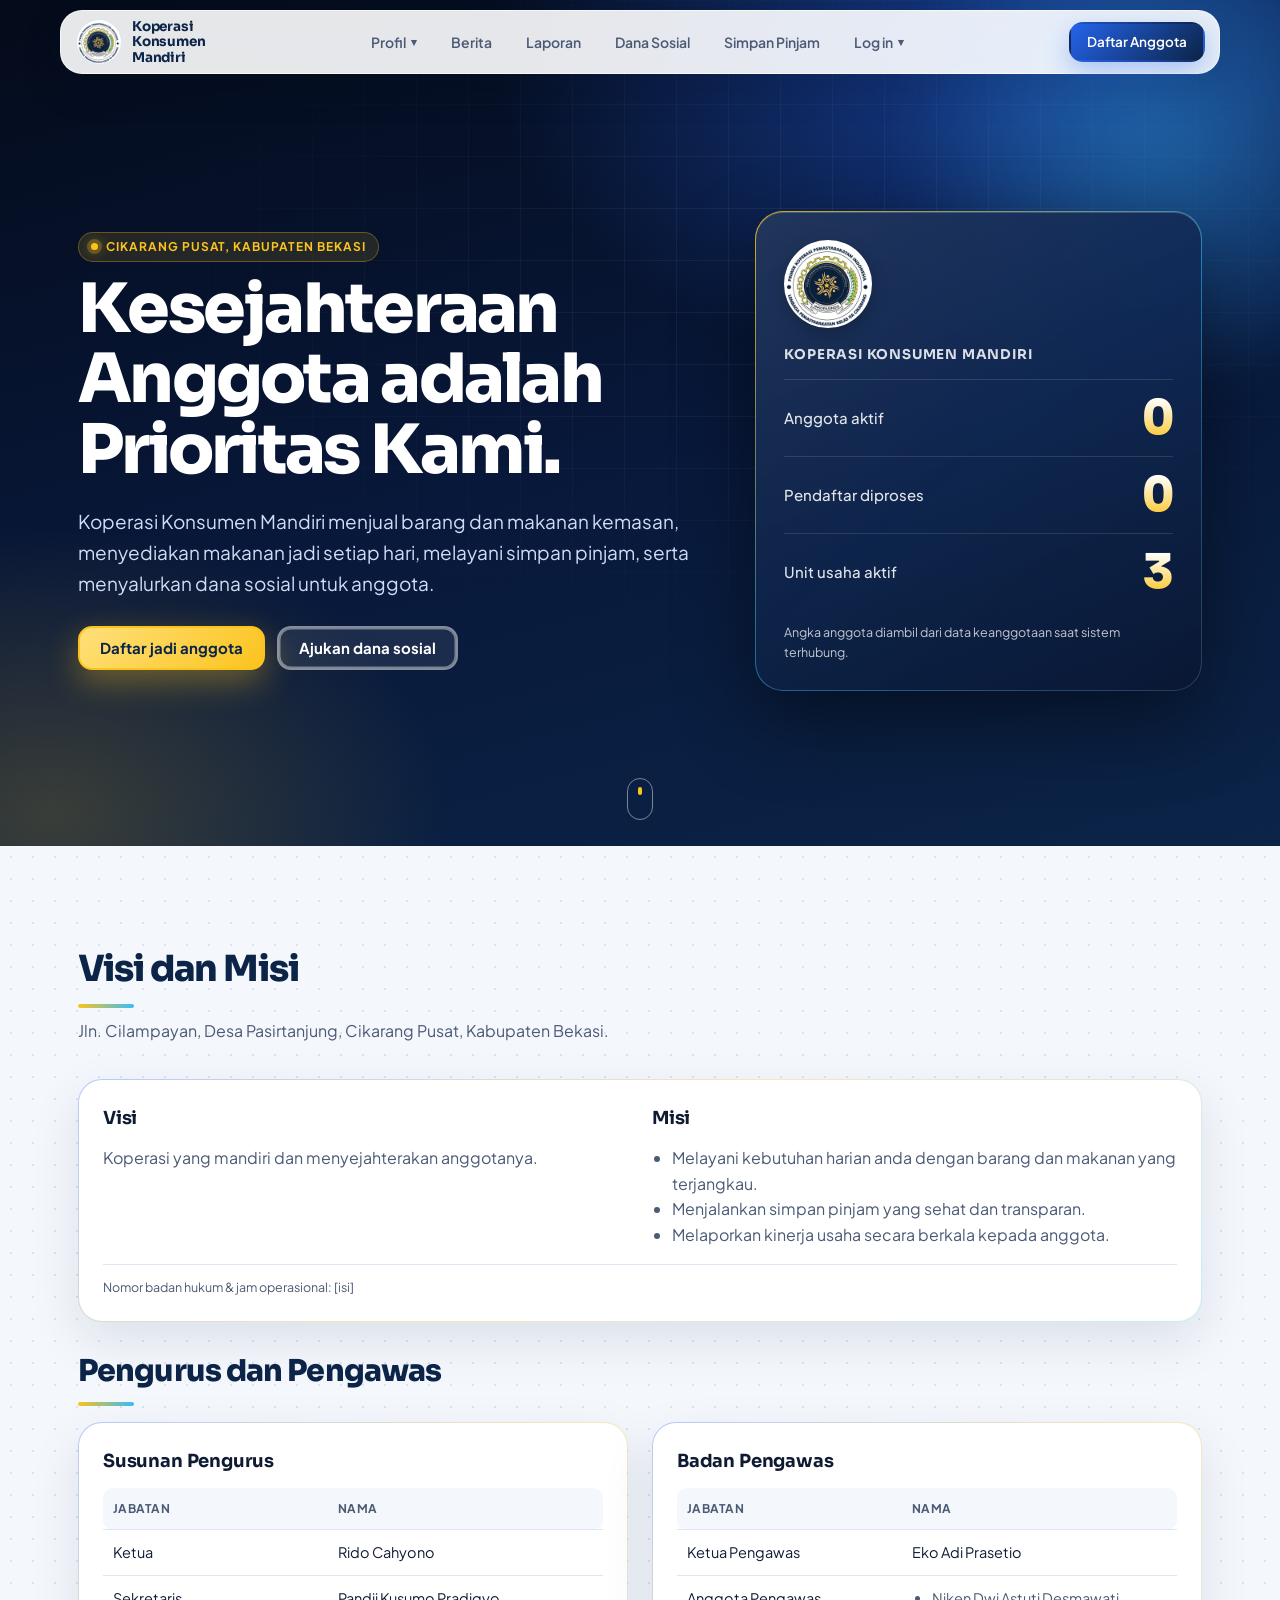
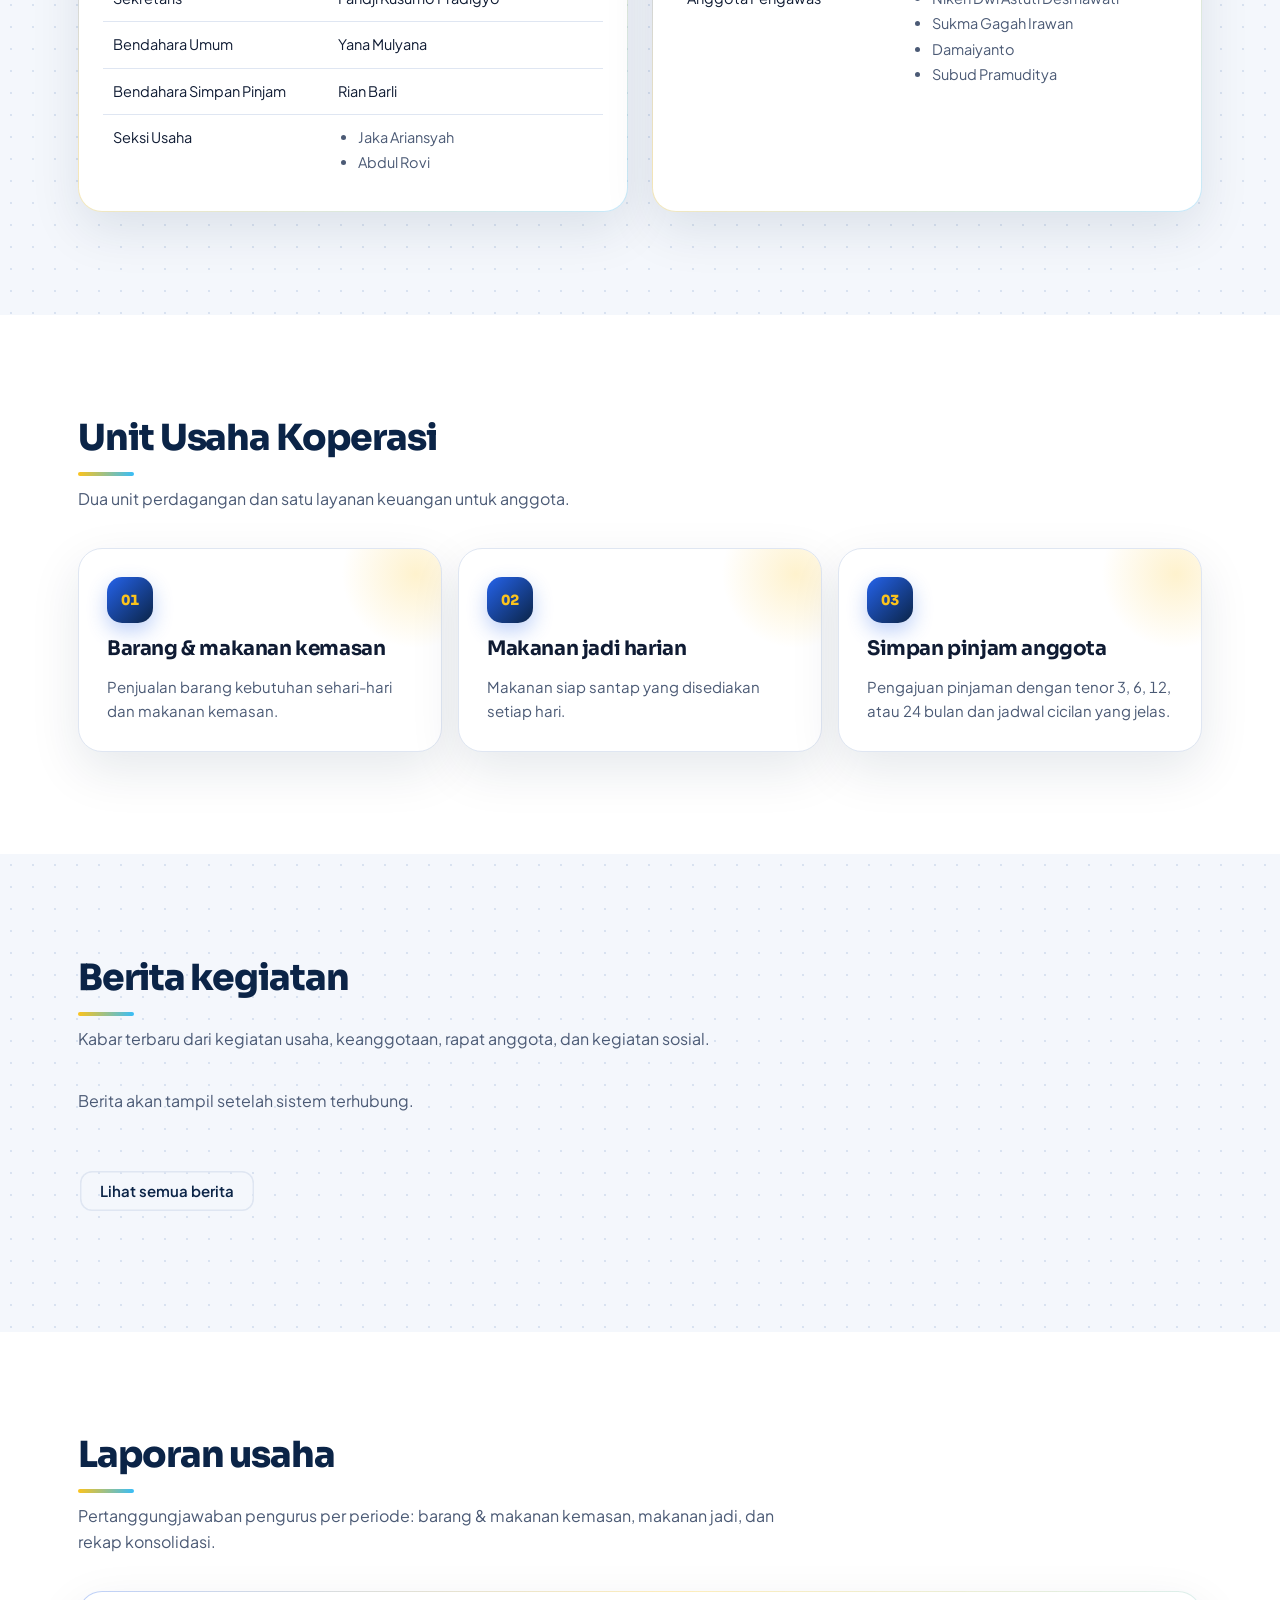
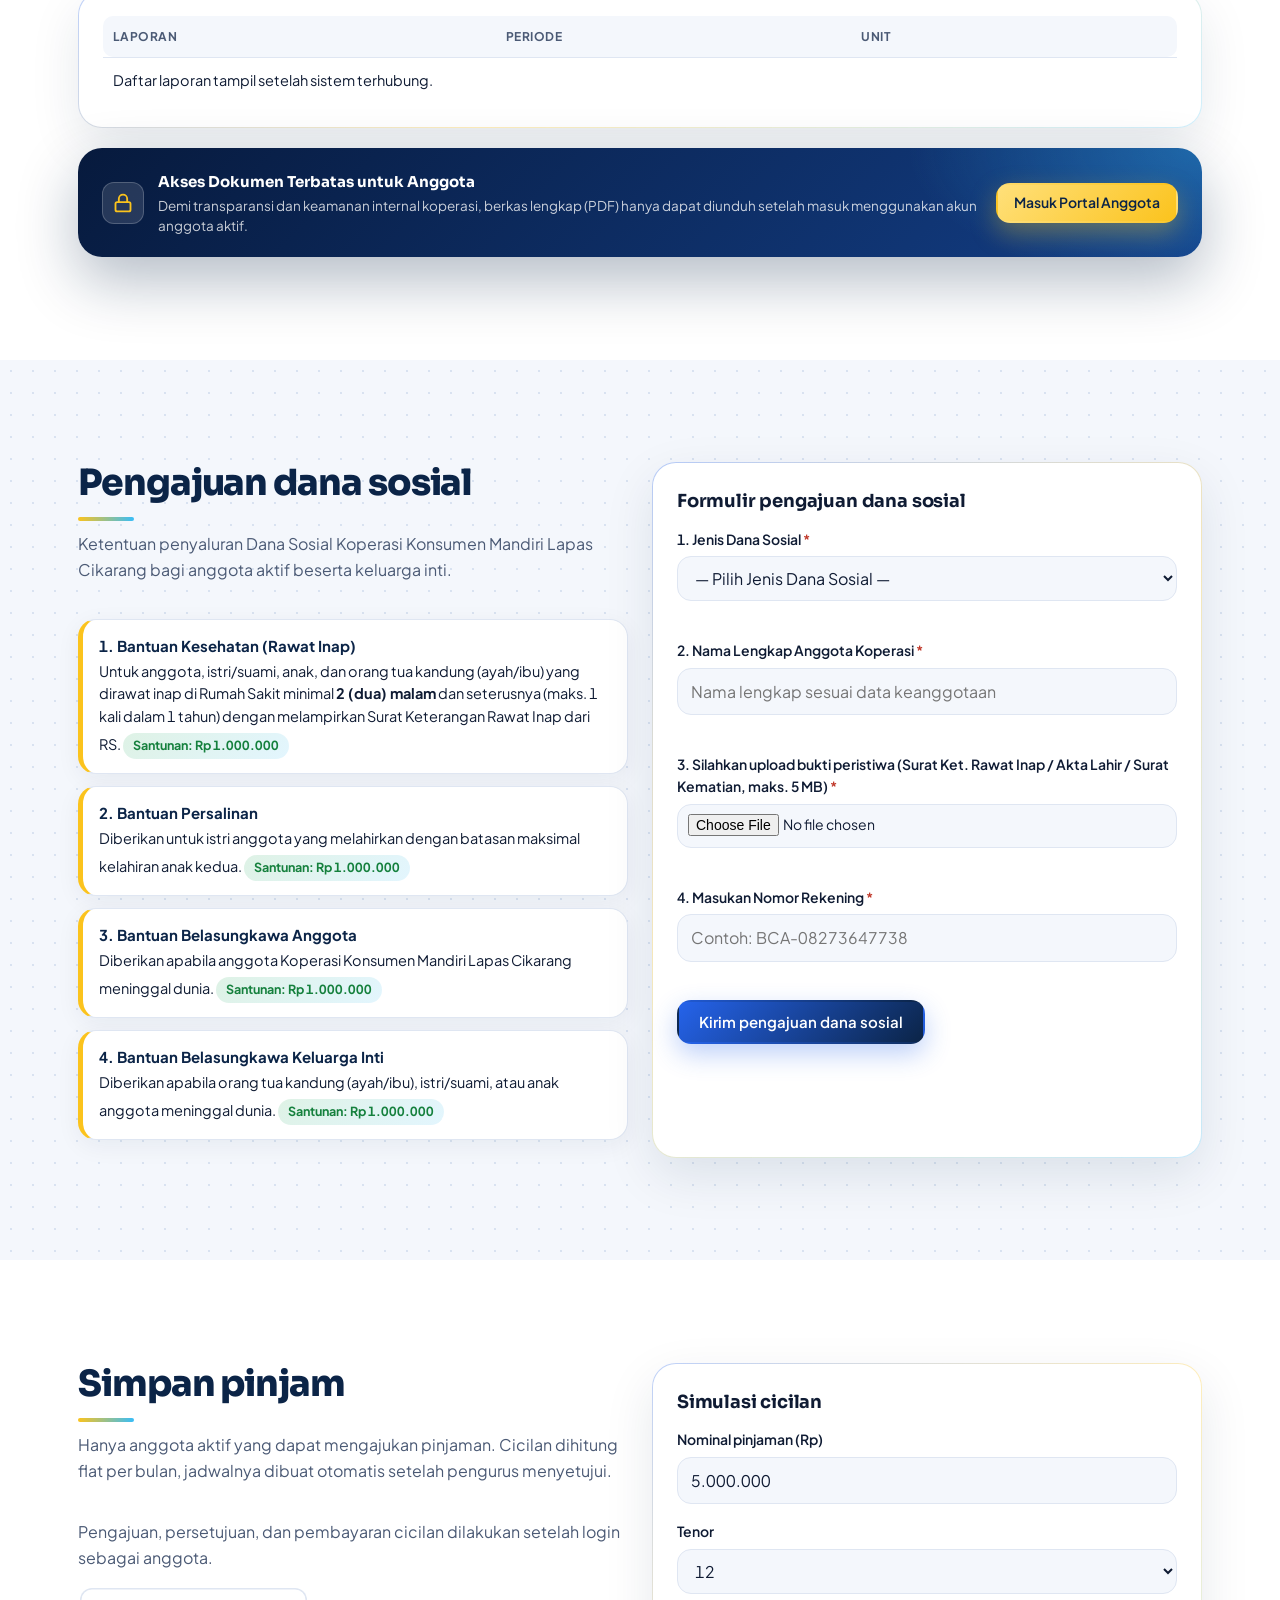
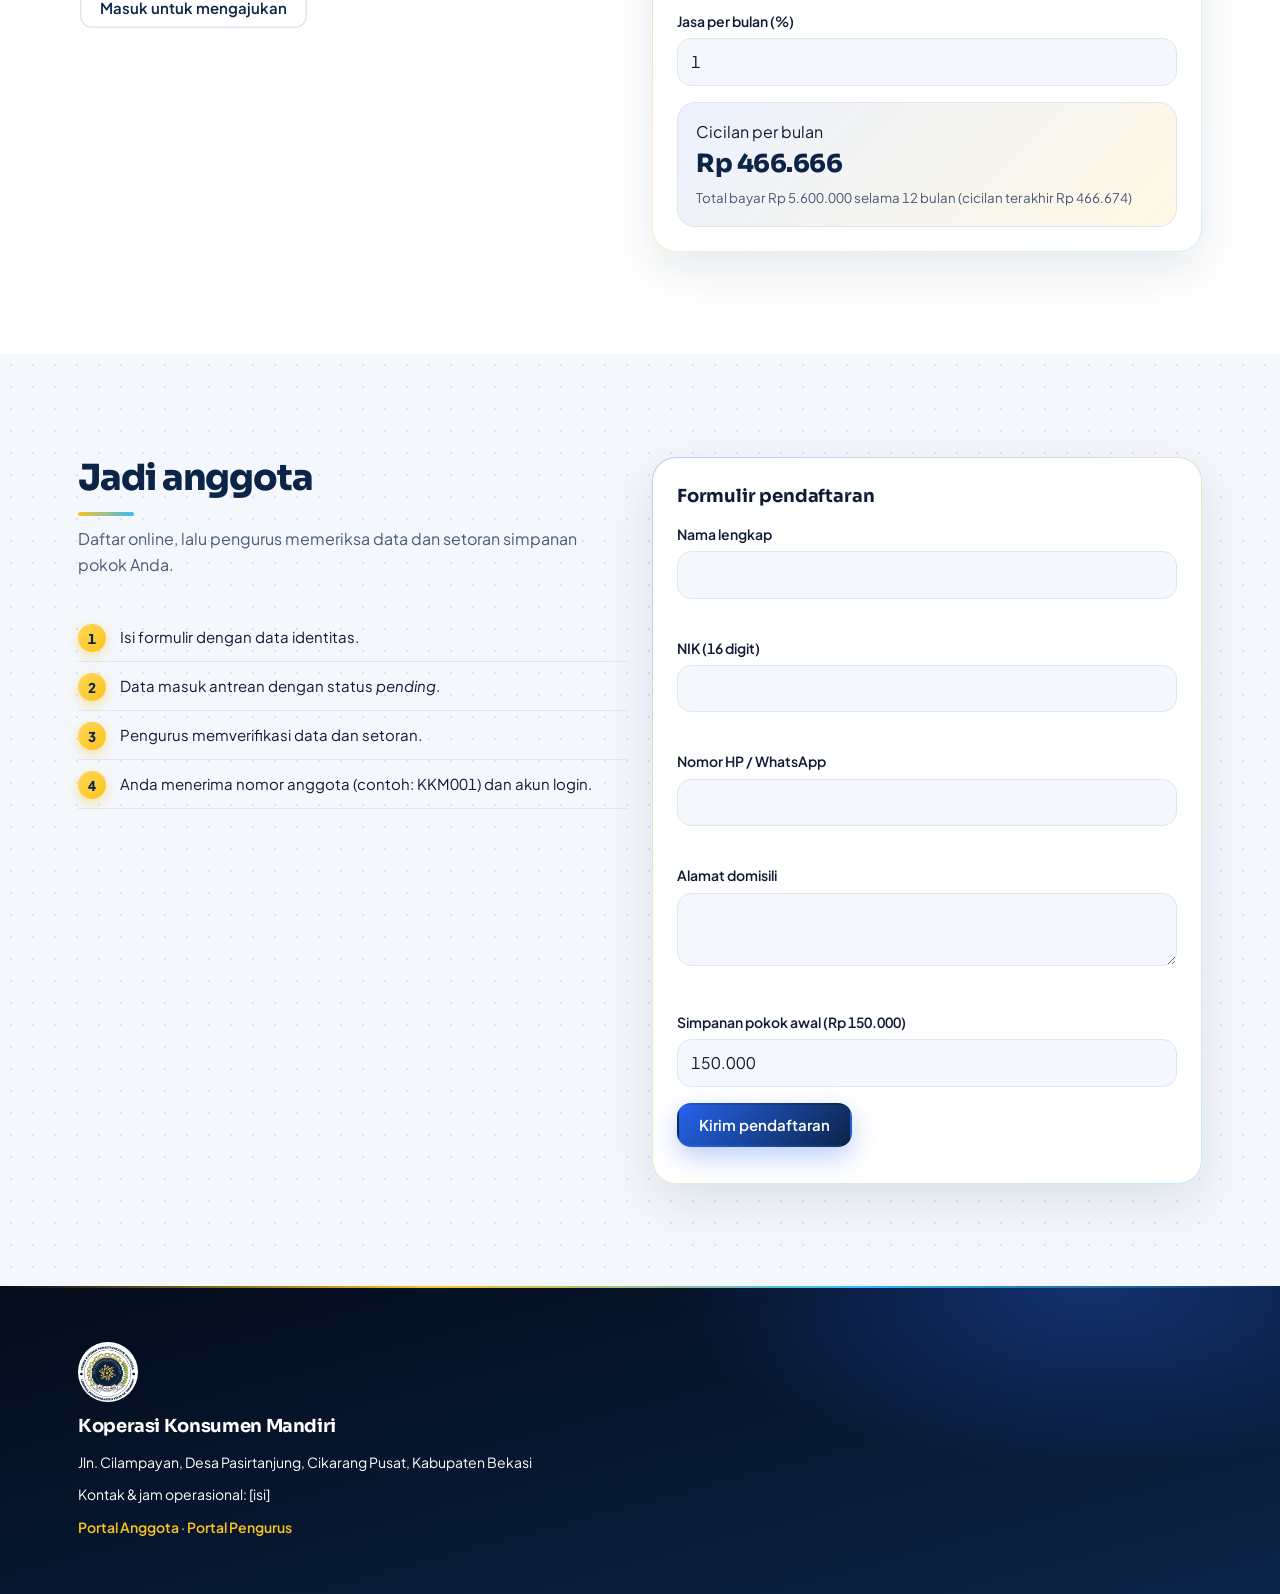
<file: index.html>
<!DOCTYPE html>
<html lang="id">
<head>
<meta charset="utf-8">
<meta name="viewport" content="width=device-width, initial-scale=1, viewport-fit=cover">
<title>Koperasi Konsumen Mandiri — Kesejahteraan Anggota</title>
<meta name="theme-color" content="#0b2447">
<link rel="icon" type="image/png" href="logo.png">
<meta name="description" content="Koperasi Konsumen Mandiri, Cikarang Pusat: Kesejahteraan Anggota adalah Prioritas Kami.">
<link rel="preconnect" href="https://fonts.googleapis.com">
<link rel="preconnect" href="https://fonts.gstatic.com" crossorigin>
<link href="https://fonts.googleapis.com/css2?family=Plus+Jakarta+Sans:wght@400;500;600;700;800&display=swap" rel="stylesheet">
<style>
:root{--bg:#fff;--surf:#f4f7fc;--ink:#0f1b33;--mute:#4b5a75;--brand:#0b2447;--navy:#0b2447;--navy2:#2557a7;--logo:url(logo.png);--on:#fff;--line:#dfe6f2;--acc:#fbc31d;--ok:#15803d;--sh:0 6px 24px rgba(11,36,71,.06);box-sizing:border-box;padding-top:env(safe-area-inset-top,0px);padding-bottom:env(safe-area-inset-bottom,0px)}
@media (prefers-color-scheme:dark){:root:not([data-theme="light"]){--bg:#07142a;--surf:#0d1f3d;--ink:#eef3fb;--mute:#9bb0cf;--navy:#2f5fb3;--navy2:#6ea0f0;--line:#1e3559;--ok:#4ade80;--sh:0 8px 28px rgba(0,0,0,.35)}}
:root[data-theme="dark"]{--bg:#07142a;--surf:#0d1f3d;--ink:#eef3fb;--mute:#9bb0cf;--navy:#2f5fb3;--navy2:#6ea0f0;--line:#1e3559;--ok:#4ade80;--sh:0 8px 28px rgba(0,0,0,.35)}
*,*::before,*::after{box-sizing:inherit}
html{scroll-behavior:smooth;scroll-padding-top:calc(78px + env(safe-area-inset-top,0px))}
body{margin:0;background:var(--bg);color:var(--ink);font:16px/1.6 "Plus Jakarta Sans",system-ui,-apple-system,"Segoe UI",sans-serif;font-variant-numeric:tabular-nums;-webkit-font-smoothing:antialiased;-webkit-tap-highlight-color:transparent}
body::before{content:"";position:fixed;inset:0 0 auto;height:env(safe-area-inset-top,0px);background:var(--bg);z-index:60}
a{color:inherit}
.skip{position:absolute;left:-999px;top:8px;background:var(--acc);color:#000;padding:10px 14px;z-index:99;border-radius:8px;font-weight:700}
.skip:focus{left:8px}
:focus-visible{outline:3px solid var(--acc);outline-offset:2px}
.wrap{max-width:1160px;margin:0 auto;padding:0 18px}

/* Header, Brand 3 Baris & Navigasi Centering + Animasi Highlight Universal */
header{position:sticky;top:env(safe-area-inset-top,0px);z-index:50;background:rgba(255,255,255,.94);backdrop-filter:blur(12px);-webkit-backdrop-filter:blur(12px);border-bottom:1px solid var(--line)}
@media (prefers-color-scheme:dark){:root:not([data-theme="light"]) header{background:rgba(7,20,42,.92)}}
:root[data-theme="dark"] header{background:rgba(7,20,42,.92)}
.bar{display:flex;align-items:center;justify-content:space-between;min-height:70px;padding:6px 0;gap:12px}
.brand{text-decoration:none;color:var(--navy);display:flex;align-items:center;gap:11px;flex:none}
.brand-stack{display:flex;flex-direction:column;font-weight:800;font-size:13.5px;line-height:1.12;letter-spacing:-.015em;text-align:left}
.lg{width:44px;height:44px;flex:none;border-radius:50%;background:#fff var(--logo) center/contain no-repeat;box-shadow:0 0 0 1px var(--line)}.lg.big{width:88px;height:88px;margin:0 0 16px;box-shadow:0 6px 18px rgba(0,0,0,.2)}.lg.mid{width:60px;height:60px;box-shadow:none}

nav{flex:1;display:flex;justify-content:center}
nav > ul{display:none;list-style:none;margin:0;padding:0;gap:6px;align-items:center;justify-content:center}
nav li{position:relative}
.nav-item{position:relative;display:inline-flex;align-items:center;justify-content:center;gap:5px;padding:9px 14px;border-radius:11px;border:0;background:transparent;text-decoration:none;font:600 14px "Plus Jakarta Sans",sans-serif;color:var(--mute);white-space:nowrap;cursor:pointer;overflow:hidden;transition:color .22s ease,background-color .22s ease,transform .14s cubic-bezier(.22,1,.36,1)}
.nav-item::after{content:"";position:absolute;left:50%;bottom:4px;width:0;height:2.5px;border-radius:99px;background:var(--acc);transform:translateX(-50%);transition:width .24s cubic-bezier(.22,1,.36,1)}
.nav-item:hover,.nav-item:focus-visible,.nav-item.active{color:var(--navy);background:rgba(37,87,167,.09)}
@media (prefers-color-scheme:dark){:root:not([data-theme="light"]) .nav-item:hover,:root:not([data-theme="light"]) .nav-item.active{color:#fff;background:rgba(110,160,240,.16)}}
:root[data-theme="dark"] .nav-item:hover,:root[data-theme="dark"] .nav-item.active{color:#fff;background:rgba(110,160,240,.16)}
.nav-item:hover::after,.nav-item.active::after{width:64%}
.nav-item:active{transform:scale(.95);background:rgba(251,195,29,.25)}
.chev{font-size:11px;transition:transform .2s ease}
.has-sub:hover .chev,.has-sub.open .chev{transform:rotate(180deg)}

/* Dropdown Menu Desktop */
.sub-menu{position:absolute;top:calc(100% + 6px);left:50%;transform:translateX(-50%) translateY(-6px);min-width:210px;background:var(--bg);border:1px solid var(--line);border-radius:14px;padding:6px;box-shadow:0 16px 36px rgba(11,36,71,.16);list-style:none;margin:0;opacity:0;visibility:hidden;pointer-events:none;transition:opacity .2s ease,transform .2s cubic-bezier(.22,1,.36,1),visibility .2s}
.has-sub:hover .sub-menu,.has-sub:focus-within .sub-menu,.has-sub.open .sub-menu{opacity:1;visibility:visible;pointer-events:auto;transform:translateX(-50%) translateY(0)}
.sub-menu a{display:flex;align-items:center;justify-content:space-between;padding:10px 12px;border-radius:9px;text-decoration:none;font-size:13.5px;font-weight:600;color:var(--ink);transition:background .16s,color .16s,transform .12s}
.sub-menu a:hover,.sub-menu a:focus-visible{background:rgba(37,87,167,.09);color:var(--navy2)}
.sub-menu a:active{transform:scale(.97);background:rgba(251,195,29,.22)}

.nav-acts{display:flex;align-items:center;gap:8px;flex:none}
.btn{position:relative;overflow:hidden;display:inline-flex;align-items:center;justify-content:center;gap:6px;min-height:44px;padding:0 20px;border-radius:11px;font-weight:600;text-decoration:none;border:2px solid var(--navy);background:var(--navy);color:var(--on);cursor:pointer;font-size:15px;font-family:inherit;transition:transform .16s cubic-bezier(.22,1,.36,1),box-shadow .2s ease,background-color .2s ease,border-color .2s ease}
.btn::before{content:"";position:absolute;inset:0;background:radial-gradient(circle,rgba(255,255,255,.32) 10%,transparent 10.5%);transform:scale(10);opacity:0;transition:transform .45s,opacity .6s;pointer-events:none}
.btn:active::before{transform:scale(0);opacity:1;transition:0s}
.btn:hover{transform:translateY(-2px);box-shadow:0 8px 20px rgba(11,36,71,.2)}
.btn:active{transform:scale(.96)}
.btn.ghost{background:transparent;color:var(--navy)}
.btn.ghost:hover{background:rgba(37,87,167,.08)}
.hdr-cta{display:none}

/* Tombol Hamburger Modern HP & Tablet */
.menu{width:44px;height:44px;padding:0;border:1px solid var(--line);background:var(--surf);color:var(--ink);border-radius:11px;display:inline-flex;flex-direction:column;align-items:center;justify-content:center;gap:5px;cursor:pointer;transition:background .18s,border-color .18s,transform .14s}
.menu:hover{border-color:var(--navy2)}
.menu:active{transform:scale(.93);background:rgba(251,195,29,.22)}
.menu span{display:block;width:20px;height:2px;background:currentColor;border-radius:2px;transition:transform .24s cubic-bezier(.22,1,.36,1),opacity .18s ease}
.menu[aria-expanded="true"]{background:var(--navy);color:#fff;border-color:var(--navy)}
.menu[aria-expanded="true"] span:nth-child(1){transform:translateY(7px) rotate(45deg)}
.menu[aria-expanded="true"] span:nth-child(2){opacity:0}
.menu[aria-expanded="true"] span:nth-child(3){transform:translateY(-7px) rotate(-45deg)}

/* Drawer Menu HP & Tablet */
#mnav{display:none;border-top:1px solid var(--line);padding:14px 18px 22px;background:var(--bg);box-shadow:0 18px 36px rgba(11,36,71,.16);max-height:calc(100dvh - 70px);overflow-y:auto}
#mnav.open{display:block;animation:slideDown .22s cubic-bezier(.22,1,.36,1)}
@keyframes slideDown{from{opacity:0;transform:translateY(-8px)}to{opacity:1;transform:translateY(0)}}
.mnav-list{max-width:480px;margin:0 auto;display:grid;gap:6px}
.mgroup{border:1px solid var(--line);border-radius:12px;background:var(--surf);overflow:hidden}
.mgroup-btn{width:100%;display:flex;align-items:center;justify-content:space-between;padding:12px 14px;border:0;background:transparent;color:var(--ink);font:700 15px "Plus Jakarta Sans",sans-serif;cursor:pointer;transition:background .16s,transform .12s}
.mgroup-btn:active{transform:scale(.98);background:rgba(251,195,29,.22)}
.mgroup-sub{display:grid;gap:2px;padding:0 8px 8px;border-top:1px solid var(--line);background:var(--bg)}
.mgroup-sub[hidden]{display:none!important}
.mlink{display:flex;align-items:center;justify-content:space-between;padding:11px 14px;text-decoration:none;font-weight:600;font-size:14.5px;border-radius:10px;color:var(--ink);transition:background .18s,color .18s,transform .12s}
.mlink.top-link{border:1px solid var(--line);background:var(--surf);font-weight:700;font-size:15px}
.mlink:hover,.mlink:focus-visible{background:rgba(37,87,167,.09);color:var(--navy2)}
.mlink:active{transform:scale(.97);background:rgba(251,195,29,.24);color:var(--navy)}
.mlink::after{content:"›";font-size:18px;color:var(--mute);font-weight:400}

.hero{background:linear-gradient(145deg,#0b2447 0%,#14386e 100%);color:var(--on);padding:52px 0 64px}
.hero .wrap{display:grid;gap:32px}
.eyebrow{display:inline-block;font-size:12px;letter-spacing:.08em;text-transform:uppercase;color:var(--acc);font-weight:700;margin:0 0 12px;background:rgba(251,195,29,.12);padding:4px 12px;border-radius:999px;border:1px solid rgba(251,195,29,.3)}
h1{font-size:clamp(28px,5.5vw,50px);font-weight:800;line-height:1.12;margin:0 0 16px;letter-spacing:-.025em}
.hero p.lead{font-size:17px;max-width:52ch;margin:0 0 26px;opacity:.9;line-height:1.65}
.cta{display:flex;flex-wrap:wrap;gap:12px}
.hero .btn{background:var(--acc);border-color:var(--acc);color:#0b2447;font-weight:700}
.hero .btn.ghost{background:rgba(255,255,255,.08);color:#fff;border-color:rgba(255,255,255,.45)}
.panel{background:rgba(255,255,255,.08);backdrop-filter:blur(10px);-webkit-backdrop-filter:blur(10px);border:1px solid rgba(255,255,255,.22);border-radius:18px;padding:24px;box-shadow:0 16px 36px rgba(0,0,0,.22)}
.panel h2{font-size:13.5px;margin:0 0 14px;font-weight:700;text-transform:uppercase;letter-spacing:.06em;opacity:.85}
.stat{display:flex;justify-content:space-between;align-items:center;gap:14px;padding:14px 0;border-top:1px solid rgba(255,255,255,.16)}
.stat:first-of-type{border-top:0}
.stat span{font-size:15px;font-weight:500;opacity:.88}
.stat b{font-size:clamp(36px,4.5vw,48px);line-height:1;font-weight:800;letter-spacing:-.03em;color:var(--acc);text-shadow:0 4px 16px rgba(251,195,29,.28)}.note{font-size:12.5px;opacity:.75;margin:12px 0 0}
section{padding:72px 0}
section.alt{background:var(--surf)}
h2.t{font-size:clamp(25px,4vw,36px);font-weight:800;line-height:1.15;margin:0 0 10px;letter-spacing:-.02em;color:var(--navy)}
@media (prefers-color-scheme:dark){:root:not([data-theme="light"]) h2.t,:root:not([data-theme="light"]) .brand{color:var(--ink)}}
:root[data-theme="dark"] h2.t,:root[data-theme="dark"] .brand{color:var(--ink)}
.sub{color:var(--mute);max-width:60ch;margin:0 0 30px;font-size:16px}
.units{display:grid;gap:0;border-top:3px solid var(--acc);background:var(--bg);border-radius:0 0 14px 14px;padding:0 20px;border-left:1px solid var(--line);border-right:1px solid var(--line);border-bottom:1px solid var(--line);box-shadow:var(--sh)}
.unit{display:grid;gap:6px;padding:22px 0;border-bottom:1px solid var(--line)}
.unit:last-child{border-bottom:0}
.unit .n{font-weight:800;color:var(--navy2);font-size:14px;letter-spacing:.04em}
.unit h3{margin:0;font-size:19px;font-weight:700}.unit p{margin:0;color:var(--mute);font-size:15px}
.two{display:grid;gap:24px}
.card{background:var(--bg);border:1px solid var(--line);border-radius:16px;padding:24px;box-shadow:var(--sh)}
.card h3{margin:0 0 12px;font-size:18px;font-weight:700;letter-spacing:-.01em}
.card ul{margin:0;padding-left:20px;color:var(--mute)}
table{width:100%;border-collapse:collapse;font-size:14.5px}
th,td{text-align:left;padding:11px 10px;border-bottom:1px solid var(--line);vertical-align:top}
th{color:var(--mute);font-weight:700;font-size:12px;text-transform:uppercase;letter-spacing:.04em}
tbody tr:last-child td{border-bottom:0}
.scroll{overflow-x:auto}
.org-list{margin:0;padding-left:18px;color:var(--ink)}
.org-list li{margin-bottom:2px}
.news{display:grid;gap:18px}
.post{border:1px solid var(--line);border-radius:14px;overflow:hidden;background:var(--bg);box-shadow:var(--sh);transition:transform .18s ease,box-shadow .18s ease}
.post:hover{transform:translateY(-3px);box-shadow:0 12px 28px rgba(11,36,71,.12)}
.post:active{transform:scale(.98)}
.ph{height:140px;background:repeating-linear-gradient(135deg,var(--surf),var(--surf) 10px,var(--line) 10px,var(--line) 11px);display:grid;place-items:center;color:var(--mute);font-size:13px}
.post div.b{padding:18px}.tag{font-size:11.5px;font-weight:700;color:var(--navy2);text-transform:uppercase;letter-spacing:.05em}
.post h3{margin:6px 0;font-size:17px;font-weight:700;line-height:1.35}.post p{margin:0;color:var(--mute);font-size:14px}
label{display:block;font-weight:600;font-size:14px;margin:0 0 6px}
input,select,textarea{width:100%;min-height:44px;padding:10px 13px;border:1px solid var(--line);border-radius:10px;background:var(--bg);color:var(--ink);font:inherit;transition:border-color .15s,box-shadow .15s}
input[type="file"]{padding:8px 10px;font-size:14px}
input:focus,select:focus,textarea:focus{border-color:var(--navy2);box-shadow:0 0 0 3px rgba(37,87,167,.12);outline:none}
.f{margin-bottom:16px}.err{color:#c0392b;font-size:13px;min-height:18px;margin-top:4px;font-weight:500}
@media (prefers-color-scheme:dark){:root:not([data-theme="light"]) .err{color:#ff8a7a}}
.res{background:var(--surf);border:1px solid var(--line);border-radius:12px;padding:16px 18px;margin-top:8px}
.res b{font-size:25px;font-weight:800;color:var(--navy);letter-spacing:-.02em}
@media (prefers-color-scheme:dark){:root:not([data-theme="light"]) .res b{color:var(--ink)}}
.steps{counter-reset:s;list-style:none;padding:0;margin:0 0 20px}
.steps li{counter-increment:s;padding:12px 0 12px 42px;position:relative;border-bottom:1px solid var(--line);font-size:15px}
.steps li::before{content:counter(s);position:absolute;left:0;top:11px;width:28px;height:28px;border-radius:50%;background:var(--acc);color:#0b2447;display:grid;place-items:center;font-size:13.5px;font-weight:800}
.dansos-rules{list-style:none;padding:0;margin:0 0 18px;display:grid;gap:12px}
.dansos-rules li{background:var(--bg);border:1px solid var(--line);border-left:4px solid var(--acc);border-radius:12px;padding:14px 16px;font-size:14.5px;line-height:1.55;box-shadow:var(--sh)}
.dansos-rules li strong{display:block;color:var(--navy);font-size:15px;margin-bottom:3px}
@media (prefers-color-scheme:dark){:root:not([data-theme="light"]) .dansos-rules li strong{color:var(--ink)}}
.nominal-pill{display:inline-block;margin-top:6px;font-size:12.5px;font-weight:700;color:var(--ok);background:rgba(21,128,61,.09);padding:3px 10px;border-radius:999px}
.branch-box{background:var(--surf);border:1px solid var(--line);border-radius:12px;padding:16px 16px 4px;margin-bottom:16px}
.branch-title{font-size:12.5px;font-weight:700;text-transform:uppercase;letter-spacing:.05em;color:var(--navy2);margin:0 0 12px}
.row2{display:grid;gap:12px}
@media (min-width:520px){.row2{grid-template-columns:1fr 1fr}}
[hidden]{display:none!important}
.ok{color:var(--ok);font-weight:600}
.lock-banner{margin-top:20px;padding:18px 20px;border-radius:14px;background:linear-gradient(135deg,rgba(11,36,71,.05),rgba(37,87,167,.08));border:1px solid var(--line);border-left:4px solid var(--acc);display:flex;flex-wrap:wrap;align-items:center;justify-content:space-between;gap:14px}
.lock-info{display:flex;align-items:center;gap:14px;flex:1;min-width:240px}
.lock-ico{width:42px;height:42px;border-radius:12px;background:var(--brand);color:var(--acc);display:grid;place-items:center;flex:none}
.lock-text strong{display:block;font-size:15px;font-weight:700;color:var(--ink);margin-bottom:2px}
.lock-text span{display:block;font-size:13.5px;color:var(--mute);line-height:1.45}
footer{background:var(--brand);color:var(--on);padding:44px 0}
footer .wrap{display:grid;gap:10px;font-size:14px}footer a{color:var(--acc);font-weight:600;text-decoration:none}footer a:hover{text-decoration:underline}

@media (min-width:960px){
nav > ul{display:flex}.menu{display:none}#mnav{display:none!important}.hdr-cta{display:inline-flex}
.hero .wrap{grid-template-columns:1.3fr .9fr;align-items:center}
.unit{grid-template-columns:64px 1fr 1.4fr;align-items:baseline}
.two{grid-template-columns:1fr 1fr}.news{grid-template-columns:repeat(3,1fr)}
}
@media (prefers-reduced-motion:reduce){html{scroll-behavior:auto}}
.ph img{width:100%;height:100%;object-fit:cover;display:block}.post h3 a{text-decoration:none}
</style>
<link href="https://fonts.googleapis.com/css2?family=Sora:wght@600;700;800&display=swap" rel="stylesheet">
<link rel="stylesheet" href="theme.css">
</head>
<body class="site">
<a class="skip" href="#main">Lewati ke konten</a>
<header>
 <div class="wrap bar">
  <a class="brand" href="#top" aria-label="Koperasi Konsumen Mandiri">
   <span class="lg" role="img" aria-label="Logo Primkopasindo, Lapas Kelas IIA Cikarang"></span>
   <span class="brand-stack"><span>Koperasi</span><span>Konsumen</span><span>Mandiri</span></span>
  </a>

  <nav aria-label="Menu utama">
   <ul>
    <li class="has-sub">
     <button type="button" class="nav-item" aria-expanded="false">Profil <span class="chev">▾</span></button>
     <ul class="sub-menu">
      <li><a href="#profil">Visi dan Misi</a></li>
      <li><a href="#pengurus">Pengurus dan Pengawas</a></li>
      <li><a href="#usaha">Usaha</a></li>
     </ul>
    </li>
    <li><a class="nav-item" href="#berita">Berita</a></li>
    <li><a class="nav-item" href="#laporan">Laporan</a></li>
    <li><a class="nav-item" href="#dansos">Dana Sosial</a></li>
    <li><a class="nav-item" href="#pinjam">Simpan Pinjam</a></li>
    <li class="has-sub">
     <button type="button" class="nav-item" aria-expanded="false">Log in <span class="chev">▾</span></button>
     <ul class="sub-menu">
      <li><a href="admin.html">Pengurus</a></li>
      <li><a href="anggota.html">Anggota</a></li>
     </ul>
    </li>
   </ul>
  </nav>

  <div class="nav-acts">
   <a class="btn hdr-cta" href="#anggota" style="min-height:40px;padding:0 16px;font-size:13.5px">Daftar Anggota</a>
   <button class="menu" id="mb" type="button" aria-label="Buka menu navigasi" aria-expanded="false" aria-controls="mnav">
    <span></span><span></span><span></span>
   </button>
  </div>
 </div>

 <!-- Drawer Menu HP & Tablet -->
 <div id="mnav">
  <div class="mnav-list">
   <div class="mgroup">
    <button type="button" class="mgroup-btn" data-acc="mg-profil" aria-expanded="true">1. Profil <span class="chev">▾</span></button>
    <div class="mgroup-sub" id="mg-profil">
     <a class="mlink" href="#profil">Visi dan Misi</a>
     <a class="mlink" href="#pengurus">Pengurus dan Pengawas</a>
     <a class="mlink" href="#usaha">Usaha</a>
    </div>
   </div>
   <a class="mlink top-link" href="#laporan">2. Laporan</a>
   <a class="mlink top-link" href="#dansos">3. Dana Sosial</a>
   <a class="mlink top-link" href="#pinjam">4. Simpan Pinjam</a>
   <div class="mgroup">
    <button type="button" class="mgroup-btn" data-acc="mg-login" aria-expanded="true">5. Log in <span class="chev">▾</span></button>
    <div class="mgroup-sub" id="mg-login">
     <a class="mlink" href="admin.html">Log in Pengurus</a>
     <a class="mlink" href="anggota.html">Log in Anggota</a>
    </div>
   </div>
   <a class="btn" href="#anggota" style="margin-top:6px;width:100%">Daftar Jadi Anggota</a>
  </div>
 </div>
</header>

<main id="main">
<div id="top"></div>
<section class="hero">
 <div class="wrap">
  <div>
   <p class="eyebrow">Cikarang Pusat, Kabupaten Bekasi</p>
   <h1>Kesejahteraan Anggota adalah Prioritas Kami.</h1>
   <p class="lead">Koperasi Konsumen Mandiri menjual barang dan makanan kemasan, menyediakan makanan jadi setiap hari, melayani simpan pinjam, serta menyalurkan dana sosial untuk anggota.</p>
   <div class="cta"><a class="btn" href="#anggota">Daftar jadi anggota</a><a class="btn ghost" href="#dansos">Ajukan dana sosial</a></div>
  </div>
  <aside class="panel" aria-label="Ringkasan koperasi">
   <div class="lg big" role="img" aria-label="Logo Primkopasindo, Lapas Kelas IIA Cikarang"></div>
   <h2>Koperasi Konsumen Mandiri</h2>
   <div class="stat"><span>Anggota aktif</span><b id="cA" data-val="0">0</b></div>
   <div class="stat"><span>Pendaftar diproses</span><b id="cP" data-val="0">0</b></div>
   <div class="stat"><span>Unit usaha aktif</span><b id="cU" data-val="0">0</b></div>
   <p class="note">Angka anggota diambil dari data keanggotaan saat sistem terhubung.</p>
  </aside>
 </div>
 <a class="scroll-cue" href="#profil" aria-label="Gulir ke bawah"></a>
</section>

<section id="profil" class="alt">
 <div class="wrap">
  <h2 class="t">Visi dan Misi</h2>
  <p class="sub" id="pad">Jln. Cilampayan, Desa Pasirtanjung, Cikarang Pusat, Kabupaten Bekasi.</p>
  <div class="card" style="margin-bottom:32px">
   <div class="two">
    <div>
     <h3>Visi</h3>
     <p id="pv" style="color:var(--mute);margin:0">Koperasi yang mandiri dan menyejahterakan anggotanya.</p>
    </div>
    <div>
     <h3>Misi</h3>
     <ul id="pm">
      <li>Melayani kebutuhan harian anda dengan barang dan makanan yang terjangkau.</li>
      <li>Menjalankan simpan pinjam yang sehat dan transparan.</li>
      <li>Melaporkan kinerja usaha secara berkala kepada anggota.</li>
     </ul>
    </div>
   </div>
   <p class="note" id="pi" style="color:var(--mute);opacity:1;border-top:1px solid var(--line);padding-top:12px;margin-top:16px">Nomor badan hukum & jam operasional: [isi]</p>
  </div>

  <div id="pengurus" style="scroll-margin-top:86px">
   <h2 class="t" style="font-size:clamp(22px,3.2vw,30px);margin-bottom:16px">Pengurus dan Pengawas</h2>
   <div class="two">
    <div class="card">
     <h3>Susunan Pengurus</h3>
     <div class="scroll">
      <table>
       <thead><tr><th style="width:45%">Jabatan</th><th>Nama</th></tr></thead>
       <tbody id="po-pengurus">
        <tr><td>Ketua</td><td>Rido Cahyono</td></tr>
        <tr><td>Sekretaris</td><td>Pandji Kusumo Pradigyo</td></tr>
        <tr><td>Bendahara Umum</td><td>Yana Mulyana</td></tr>
        <tr><td>Bendahara Simpan Pinjam</td><td>Rian Barli</td></tr>
        <tr><td>Seksi Usaha</td><td><ul class="org-list"><li>Jaka Ariansyah</li><li>Abdul Rovi</li></ul></td></tr>
       </tbody>
      </table>
     </div>
    </div>

    <div class="card">
     <h3>Badan Pengawas</h3>
     <div class="scroll">
      <table>
       <thead><tr><th style="width:45%">Jabatan</th><th>Nama</th></tr></thead>
       <tbody id="po-pengawas">
        <tr><td>Ketua Pengawas</td><td>Eko Adi Prasetio</td></tr>
        <tr><td>Anggota Pengawas</td><td><ul class="org-list"><li>Niken Dwi Astuti Desmawati</li><li>Sukma Gagah Irawan</li><li>Damaiyanto</li><li>Subud Pramuditya</li></ul></td></tr>
       </tbody>
      </table>
     </div>
    </div>
   </div>
  </div>
 </div>
</section>

<section id="usaha">
 <div class="wrap">
  <h2 class="t">Unit Usaha Koperasi</h2>
  <p class="sub">Dua unit perdagangan dan satu layanan keuangan untuk anggota.</p>
  <div class="units">
   <div class="unit"><span class="n">01</span><h3>Barang & makanan kemasan</h3><p>Penjualan barang kebutuhan sehari-hari dan makanan kemasan.</p></div>
   <div class="unit"><span class="n">02</span><h3>Makanan jadi harian</h3><p>Makanan siap santap yang disediakan setiap hari.</p></div>
   <div class="unit"><span class="n">03</span><h3>Simpan pinjam anggota</h3><p>Pengajuan pinjaman dengan tenor 3, 6, 12, atau 24 bulan dan jadwal cicilan yang jelas.</p></div>
  </div>
 </div>
</section>

<section id="berita" class="alt">
 <div class="wrap">
  <h2 class="t">Berita kegiatan</h2>
  <p class="sub">Kabar terbaru dari kegiatan usaha, keanggotaan, rapat anggota, dan kegiatan sosial.</p>
  <div class="news" id="nl"><p class="sub">Berita akan tampil setelah sistem terhubung.</p></div>
  <p style="margin-top:20px"><a class="btn ghost" href="berita.html">Lihat semua berita</a></p>
 </div>
</section>

<section id="laporan">
 <div class="wrap">
  <h2 class="t">Laporan usaha</h2>
  <p class="sub">Pertanggungjawaban pengurus per periode: barang & makanan kemasan, makanan jadi, dan rekap konsolidasi.</p>
  <div class="card scroll"><table><thead><tr><th>Laporan</th><th>Periode</th><th>Unit</th><th></th></tr></thead><tbody id="rl"><tr><td colspan="4">Daftar laporan tampil setelah sistem terhubung.</td></tr></tbody></table></div>
  <div class="lock-banner" role="note">
   <div class="lock-info">
    <div class="lock-ico" aria-hidden="true">
     <svg width="20" height="20" viewBox="0 0 24 24" fill="none" stroke="currentColor" stroke-width="2.2" stroke-linecap="round" stroke-linejoin="round"><rect x="3" y="11" width="18" height="11" rx="2" ry="2"></rect><path d="M7 11V7a5 5 0 0 1 10 0v4"></path></svg>
    </div>
    <div class="lock-text">
     <strong>Akses Dokumen Terbatas untuk Anggota</strong>
     <span>Demi transparansi dan keamanan internal koperasi, berkas lengkap (PDF) hanya dapat diunduh setelah masuk menggunakan akun anggota aktif.</span>
    </div>
   </div>
   <a class="btn" href="anggota.html" style="min-height:40px;padding:0 16px;font-size:14px">Masuk Portal Anggota</a>
  </div>
 </div>
</section>

<!-- PENGAJUAN DANA SOSIAL -->
<section id="dansos" class="alt">
 <div class="wrap two">
  <div>
   <h2 class="t">Pengajuan dana sosial</h2>
   <p class="sub">Ketentuan penyaluran Dana Sosial Koperasi Konsumen Mandiri Lapas Cikarang bagi anggota aktif beserta keluarga inti.</p>
   <ul class="dansos-rules">
    <li>
     <strong>1. Bantuan Kesehatan (Rawat Inap)</strong>
     Untuk anggota, istri/suami, anak, dan orang tua kandung (ayah/ibu) yang dirawat inap di Rumah Sakit minimal <b>2 (dua) malam</b> dan seterusnya (maks. 1 kali dalam 1 tahun) dengan melampirkan Surat Keterangan Rawat Inap dari RS.
     <span class="nominal-pill">Santunan: Rp 1.000.000</span>
    </li>
    <li>
     <strong>2. Bantuan Persalinan</strong>
     Diberikan untuk istri anggota yang melahirkan dengan batasan maksimal kelahiran anak kedua.
     <span class="nominal-pill">Santunan: Rp 1.000.000</span>
    </li>
    <li>
     <strong>3. Bantuan Belasungkawa Anggota</strong>
     Diberikan apabila anggota Koperasi Konsumen Mandiri Lapas Cikarang meninggal dunia.
     <span class="nominal-pill">Santunan: Rp 1.000.000</span>
    </li>
    <li>
     <strong>4. Bantuan Belasungkawa Keluarga Inti</strong>
     Diberikan apabila orang tua kandung (ayah/ibu), istri/suami, atau anak anggota meninggal dunia.
     <span class="nominal-pill">Santunan: Rp 1.000.000</span>
    </li>
   </ul>
  </div>

  <form class="card" id="dsform" novalidate>
   <h3>Formulir pengajuan dana sosial</h3>
   <div class="f">
    <label for="ds-jenis">1. Jenis Dana Sosial <span style="color:#c0392b">*</span></label>
    <select id="ds-jenis" required>
     <option value="">— Pilih Jenis Dana Sosial —</option>
     <option value="Bantuan Persalinan Anak Pertama">Bantuan Persalinan Anak Pertama</option>
     <option value="Bantuan Persalinan Anak Kedua">Bantuan Persalinan Anak Kedua</option>
     <option value="Bantuan Kesehatan (Sakit) dirawat 2 malam dan seterusnya di RS">Bantuan Kesehatan (Sakit) dirawat 2 (dua) malam dan seterusnya di Rumah Sakit</option>
     <option value="Bantuan Belasungkawa (keluarga inti) meninggal">Bantuan Belasungkawa (keluarga inti) meninggal</option>
    </select>
    <div class="err" id="dse-jenis"></div>
   </div>

   <div class="branch-box" id="ds-box-sehat" hidden>
    <div class="branch-title">Detail Bantuan Kesehatan (Rawat Inap RS)</div>
    <div class="f">
     <label for="ds-lama">2. Lama Rawat Inap (malam/hari, min. 2 hari) <span style="color:#c0392b">*</span></label>
     <input id="ds-lama" type="number" min="2" inputmode="numeric" placeholder="contoh: 3">
     <div class="err" id="dse-lama"></div>
    </div>
    <div class="row2">
     <div class="f">
      <label for="ds-awal">3. Tanggal Awal Rawat Inap <span style="color:#c0392b">*</span></label>
      <input id="ds-awal" type="date">
      <div class="err" id="dse-awal"></div>
     </div>
     <div class="f">
      <label for="ds-akhir">4. Tanggal Akhir Rawat Inap <span style="color:#c0392b">*</span></label>
      <input id="ds-akhir" type="date">
      <div class="err" id="dse-akhir"></div>
     </div>
    </div>
   </div>

   <div class="branch-box" id="ds-box-lahir" hidden>
    <div class="branch-title">Detail Persalinan Anak</div>
    <div class="f">
     <label for="ds-lahir">5. Tanggal Kelahiran Anak <span style="color:#c0392b">*</span></label>
     <input id="ds-lahir" type="date">
     <div class="err" id="dse-lahir"></div>
    </div>
   </div>

   <div class="branch-box" id="ds-box-duka" hidden>
    <div class="branch-title">Detail Bantuan Belasungkawa</div>
    <div class="f">
     <label for="ds-keluarga">6. Keluarga yang meninggal <span style="color:#c0392b">*</span></label>
     <select id="ds-keluarga">
      <option value="">— Pilih Hubungan Keluarga —</option>
      <option value="ayah">Ayah</option>
      <option value="ibu">Ibu</option>
      <option value="suami / istri">Suami / Istri</option>
      <option value="anak">Anak</option>
     </select>
     <div class="err" id="dse-keluarga"></div>
    </div>
    <div class="f">
     <label for="ds-tgl-duka">7. Tanggal peristiwa <span style="color:#c0392b">*</span></label>
     <input id="ds-tgl-duka" type="date">
     <div class="err" id="dse-duka"></div>
    </div>
   </div>

   <div class="f">
    <label for="ds-nama">2. Nama Lengkap Anggota Koperasi <span style="color:#c0392b">*</span></label>
    <input id="ds-nama" autocomplete="name" placeholder="Nama lengkap sesuai data keanggotaan" required>
    <div class="err" id="dse-nama"></div>
   </div>

   <div class="f">
    <label for="ds-bukti">3. Silahkan upload bukti peristiwa (Surat Ket. Rawat Inap / Akta Lahir / Surat Kematian, maks. 5 MB) <span style="color:#c0392b">*</span></label>
    <input id="ds-bukti" type="file" accept="image/jpeg,image/png,image/webp,application/pdf" required>
    <div class="err" id="dse-bukti"></div>
   </div>

   <div class="f">
    <label for="ds-rek">4. Masukan Nomor Rekening <span style="color:#c0392b">*</span></label>
    <input id="ds-rek" placeholder="Contoh: BCA-08273647738" required>
    <div class="err" id="dse-rek"></div>
   </div>

   <div aria-hidden="true" style="position:absolute;left:-9999px"><label for="ds-hp2">Jangan diisi</label><input id="ds-hp2" tabindex="-1" autocomplete="off"></div>

   <button class="btn" type="submit">Kirim pengajuan dana sosial</button>
   <div id="dsok" class="ok" role="status" style="margin-top:12px"></div>
  </form>
 </div>
</section>

<section id="pinjam">
 <div class="wrap two">
  <div>
   <h2 class="t">Simpan pinjam</h2>
   <p class="sub">Hanya anggota aktif yang dapat mengajukan pinjaman. Cicilan dihitung flat per bulan, jadwalnya dibuat otomatis setelah pengurus menyetujui.</p>
   <p style="color:var(--mute)">Pengajuan, persetujuan, dan pembayaran cicilan dilakukan setelah login sebagai anggota.</p>
   <a class="btn ghost" href="anggota.html">Masuk untuk mengajukan</a>
  </div>
  <div class="card">
   <h3>Simulasi cicilan</h3>
   <div class="f"><label for="pa">Nominal pinjaman (Rp)</label><input id="pa" inputmode="numeric" value="5.000.000"></div>
   <div class="f"><label for="pt">Tenor</label><select id="pt"><option>3</option><option>6</option><option selected>12</option><option>24</option></select></div>
   <div class="f"><label for="pr">Jasa per bulan (%)</label><input id="pr" inputmode="decimal" value="1"></div>
   <div class="res" aria-live="polite">Cicilan per bulan<br><b id="ang">—</b><br><small id="tot" style="color:var(--mute)"></small></div>
  </div>
 </div>
</section>

<section id="anggota" class="alt">
 <div class="wrap two">
  <div>
   <h2 class="t">Jadi anggota</h2>
   <p class="sub">Daftar online, lalu pengurus memeriksa data dan setoran simpanan pokok Anda.</p>
   <ol class="steps">
    <li>Isi formulir dengan data identitas.</li>
    <li>Data masuk antrean dengan status <i>pending</i>.</li>
    <li>Pengurus memverifikasi data dan setoran.</li>
    <li>Anda menerima nomor anggota (contoh: KKM001) dan akun login.</li>
   </ol>
  </div>
  <form class="card" id="reg" novalidate>
   <h3>Formulir pendaftaran</h3>
   <div class="f"><label for="nm">Nama lengkap</label><input id="nm" autocomplete="name" required><div class="err" id="e1"></div></div>
   <div class="f"><label for="nik">NIK (16 digit)</label><input id="nik" inputmode="numeric" maxlength="16" required><div class="err" id="e2"></div></div>
   <div class="f"><label for="hp">Nomor HP / WhatsApp</label><input id="hp" type="tel" autocomplete="tel" required><div class="err" id="e3"></div></div>
   <div class="f"><label for="al">Alamat domisili</label><textarea id="al" rows="2" required></textarea><div class="err" id="e4"></div></div>
   <div aria-hidden="true" style="position:absolute;left:-9999px"><label for="hp2">Jangan diisi</label><input id="hp2" tabindex="-1" autocomplete="off"></div>
   <div class="f"><label for="sp">Simpanan pokok awal (Rp 150.000)</label><input id="sp" inputmode="numeric" value="150.000" placeholder="150.000"></div>
   <button class="btn" type="submit">Kirim pendaftaran</button>
   <div id="rok" class="ok" role="status" style="margin-top:12px"></div>
  </form>
 </div>
</section>
</main>

<footer>
 <div class="wrap">
  <div class="lg mid" role="img" aria-label="Logo Primkopasindo"></div>
  <strong>Koperasi Konsumen Mandiri</strong>
  <span>Jln. Cilampayan, Desa Pasirtanjung, Cikarang Pusat, Kabupaten Bekasi</span>
  <span id="fk">Kontak & jam operasional: [isi]</span>
  <span><a href="anggota.html">Portal Anggota</a> · <a href="admin.html">Portal Pengurus</a></span>
 </div>
</footer>

<script src="config.js"></script>
<script>
var API=window.KKM_API||'';
var $=function(i){return document.getElementById(i)};
$('mb').onclick=function(){var o=$('mnav').classList.toggle('open');this.setAttribute('aria-expanded',o)};
$('mnav').onclick=function(e){
 var acc=e.target.closest('[data-acc]');
 if(acc){
  var box=$(acc.dataset.acc);
  if(box){var h=!box.hidden;box.hidden=h;acc.setAttribute('aria-expanded',!h)}
  return;
 }
 if(e.target.tagName==='A'){this.classList.remove('open');$('mb').setAttribute('aria-expanded',false)}
};

/* Highlight Menu Aktif saat Diklik */
var navLinks=document.querySelectorAll('nav a, #mnav a.mlink');
navLinks.forEach(function(a){
 a.addEventListener('click',function(){
  navLinks.forEach(function(x){x.classList.remove('active')});
  var href=a.getAttribute('href');
  document.querySelectorAll('a[href="'+href+'"]').forEach(function(m){m.classList.add('active')});
 });
});

/* Animasi Berhitung Angka (Count-Up) Ringkasan Publik */
function countUp(el,target,dur){
 var to=parseInt(target,10);
 if(isNaN(to))to=0;
 var from=parseInt(el.dataset.val,10)||0;
 el.dataset.val=to;
 if(from===to){el.textContent=to.toLocaleString('id-ID');return}
 var start=null,ms=dur||1100;
 function step(ts){
  if(!start)start=ts;
  var p=Math.min((ts-start)/ms,1);
  var ease=1-Math.pow(1-p,3);
  var cur=Math.round(from+(to-from)*ease);
  el.textContent=cur.toLocaleString('id-ID');
  if(p<1)requestAnimationFrame(step);
  else el.textContent=to.toLocaleString('id-ID');
 }
 requestAnimationFrame(step);
}
countUp($('cU'),3,900);

function rp(n){return 'Rp '+Math.round(n).toLocaleString('id-ID')}
function fmtRibuan(el){var raw=(el.value||'').replace(/\D/g,'');el.value=raw?parseInt(raw,10).toLocaleString('id-ID'):'';return parseInt(raw,10)||0}
$('sp').addEventListener('input',function(){fmtRibuan($('sp'))});
function sim(){
 var P=fmtRibuan($('pa')),n=parseInt($('pt').value,10),r=parseFloat(($('pr').value||'').replace(',','.'))||0;
 if(!P){$('ang').textContent='—';$('tot').textContent='';return}
 var jasa=P*(r/100)*n,total=P+jasa,per=Math.floor(total/n),last=total-per*(n-1);
 $('ang').textContent=rp(per);
 $('tot').textContent='Total bayar '+rp(total)+' selama '+n+' bulan'+(Math.round(last)!==per?' (cicilan terakhir '+rp(last)+')':'');
}
['pa','pt','pr'].forEach(function(i){$(i).addEventListener('input',sim)});sim();

$('reg').addEventListener('submit',function(e){
 e.preventDefault();var ok=true;
 function chk(id,eid,bad,msg){$(eid).textContent=bad?msg:'';if(bad)ok=false}
 chk('nm','e1',!$('nm').value.trim(),'Nama wajib diisi.');
 chk('nik','e2',!/^\d{16}$/.test($('nik').value),'NIK harus 16 digit angka.');
 chk('hp','e3',!/^[0-9+\-\s]{9,}$/.test($('hp').value.trim()),'Isi nomor HP yang valid.');
 chk('al','e4',!$('al').value.trim(),'Alamat wajib diisi.');
 if(!ok){$('rok').textContent='';return}
 if(!API){$('rok').className='ok';$('rok').textContent='Mode demo: data lolos pemeriksaan tetapi belum dikirim ke mana pun.';return}
 var btn=e.target.querySelector('button'),f=e.target;
 var body={name:$('nm').value,nik:$('nik').value,phone:$('hp').value,address:$('al').value,savings:($('sp').value||'').replace(/\D/g,''),website:$('hp2').value};
 btn.disabled=true;$('rok').className='';$('rok').textContent='Mengirim…';
 fetch(API,{method:'POST',headers:{'Content-Type':'text/plain;charset=utf-8'},body:JSON.stringify(body)})
 .then(function(r){return r.json()})
 .then(function(j){
  if(j.ok){f.reset();$('sp').value='150.000';$('rok').className='ok';$('rok').textContent='Pendaftaran diterima. Nomor registrasi sementara Anda: '+j.reg_no+'. Simpan nomor ini; pengurus akan memverifikasi data dan setoran simpanan pokok.'}
  else{$('rok').className='err';$('rok').textContent=j.error||'Gagal mengirim.'}
 })
 .catch(function(){$('rok').className='err';$('rok').textContent='Koneksi gagal. Coba lagi sebentar lagi.'})
 .then(function(){btn.disabled=false});
});

function updateDansosBranch(){
 var v=$('ds-jenis').value;
 $('ds-box-sehat').hidden=v.indexOf('Kesehatan')===-1;
 $('ds-box-lahir').hidden=v.indexOf('Persalinan')===-1;
 $('ds-box-duka').hidden=v.indexOf('Belasungkawa')===-1;
}
$('ds-jenis').addEventListener('change',updateDansosBranch);
updateDansosBranch();

$('dsform').addEventListener('submit',function(e){
 e.preventDefault();
 var ok=true,v=$('ds-jenis').value;
 function chk(eid,bad,msg){$(eid).textContent=bad?msg:'';if(bad)ok=false}
 chk('dse-jenis',!v,'Pilih jenis dana sosial terlebih dahulu.');
 ['dse-lama','dse-awal','dse-akhir','dse-lahir','dse-keluarga','dse-duka'].forEach(function(id){$(id).textContent=''});

 if(v.indexOf('Kesehatan')>-1){
  var lama=parseInt($('ds-lama').value,10)||0;
  chk('dse-lama',lama<2,'Minimal 2 hari/malam rawat inap.');
  chk('dse-awal',!$('ds-awal').value,'Isi tanggal awal rawat inap.');
  chk('dse-akhir',!$('ds-akhir').value,'Isi tanggal akhir rawat inap.');
  if($('ds-awal').value&&$('ds-akhir').value&&$('ds-akhir').value<$('ds-awal').value){
   chk('dse-akhir',true,'Tanggal akhir tidak boleh sebelum tanggal awal.');
  }
 }else if(v.indexOf('Persalinan')>-1){
  chk('dse-lahir',!$('ds-lahir').value,'Isi tanggal kelahiran anak.');
 }else if(v.indexOf('Belasungkawa')>-1){
  chk('dse-keluarga',!$('ds-keluarga').value,'Pilih keluarga yang meninggal.');
  chk('dse-duka',!$('ds-tgl-duka').value,'Isi tanggal peristiwa.');
 }

 chk('dse-nama',!$('ds-nama').value.trim(),'Nama lengkap anggota wajib diisi.');
 var file=$('ds-bukti').files[0];
 if(!file){chk('dse-bukti',true,'Silahkan upload bukti peristiwa.');}
 else if(file.size>5*1024*1024){chk('dse-bukti',true,'Ukuran berkas maksimal 5 MB.');}
 else{chk('dse-bukti',false,'');}
 chk('dse-rek',!$('ds-rek').value.trim(),'Nomor rekening wajib diisi (contoh: BCA-08273647738).');

 if(!ok){$('dsok').textContent='';return}
 if(!API){$('dsok').className='ok';$('dsok').textContent='Mode demo: pengajuan dana sosial lolos pemeriksaan.';return}

 var btn=e.target.querySelector('button[type=submit]'),f=e.target;
 btn.disabled=true;$('dsok').className='';$('dsok').textContent='Mengunggah bukti & mengirim pengajuan…';

 var fr=new FileReader();
 fr.onload=function(){
  var body={
   action:'dansos_apply',
   jenis_dana_sosial:v,
   lama_rawat_inap:$('ds-lama').value,
   tgl_awal_rawat:$('ds-awal').value,
   tgl_akhir_rawat:$('ds-akhir').value,
   tgl_kelahiran_anak:$('ds-lahir').value,
   keluarga_meninggal:$('ds-keluarga').value,
   tgl_peristiwa_duka:$('ds-tgl-duka').value,
   nama_anggota:$('ds-nama').value.trim(),
   nomor_rekening:$('ds-rek').value.trim(),
   website:$('ds-hp2').value,
   bukti:{name:file.name,mime:file.type,data:String(fr.result).split(',')[1]}
  };
  fetch(API,{method:'POST',headers:{'Content-Type':'text/plain;charset=utf-8'},body:JSON.stringify(body)})
  .then(function(r){return r.json()})
  .then(function(j){
   if(j.ok){
    f.reset();updateDansosBranch();
    $('dsok').className='ok';
    $('dsok').textContent='Pengajuan dana sosial diterima'+(j.dansos_code?' ('+j.dansos_code+')':'')+'. Pengurus akan segera memverifikasi bukti dan menyalurkan santunan Rp 1.000.000 ke rekening Anda.';
   }else{
    $('dsok').className='err';$('dsok').textContent=j.error||'Gagal mengirim pengajuan.';
   }
  })
  .catch(function(){$('dsok').className='err';$('dsok').textContent='Koneksi gagal. Coba lagi sebentar lagi.'})
  .then(function(){btn.disabled=false});
 };
 fr.onerror=function(){btn.disabled=false;$('dsok').className='err';$('dsok').textContent='Gagal membaca file bukti.'};
 fr.readAsDataURL(file);
});

function esc(s){return String(s==null?'':s).replace(/[&<>"']/g,function(c){return{'&':'&amp;','<':'&lt;','>':'&gt;','"':'&quot;',"'":'&#39;'}[c]})}
function dt(s){var d=new Date(s);return isNaN(d)?'':d.toLocaleDateString('id-ID',{day:'numeric',month:'long',year:'numeric'})}
var UN={barang_kemasan:'Barang & Makanan Kemasan',makanan_jadi:'Makanan Jadi',konsolidasi:'Konsolidasi'};
if(API){fetch(API+'?action=public').then(function(r){return r.json()}).then(function(j){
 if(!j.ok)return;
 countUp($('cA'),j.active,1200);
 countUp($('cP'),j.pending,1000);
 var p=j.profile||{};
 if(p.address)$('pad').textContent=p.address;
 if(p.vision)$('pv').textContent=p.vision;
 if(p.mission)$('pm').innerHTML=p.mission.split('\n').filter(function(x){return x.trim()}).map(function(x){return '<li>'+esc(x)+'</li>'}).join('');
 var info=[p.legal_number?'Badan hukum: '+p.legal_number:'',p.hours?'Jam operasional: '+p.hours:'',p.contact?'Kontak: '+p.contact:''].filter(Boolean);
 if(info.length){$('pi').textContent=info.join(' · ');$('fk').textContent=[p.hours,p.contact].filter(Boolean).join(' · ')}
 var org=j.org||[];
 if(org.length){
  var g=function(t){return org.filter(function(o){return o.group_type===t})};
  var row=function(o){return '<tr><td>'+esc(o.position)+(o.period_label?'<br><small style="color:var(--mute)">'+esc(o.period_label)+'</small>':'')+'</td><td>'+esc(o.full_name)+'</td></tr>'};
  if(g('pengurus').length)$('po-pengurus').innerHTML=g('pengurus').map(row).join('');
  if(g('pengawas').length)$('po-pengawas').innerHTML=g('pengawas').map(row).join('');
 }
 $('nl').innerHTML=j.news.length?j.news.slice(0,3).map(function(n){return '<article class="post"><div class="ph">'+(n.image_id?'<img loading="lazy" alt="" src="https://drive.google.com/thumbnail?id='+n.image_id+'&sz=w600">':'Foto kegiatan')+'</div><div class="b"><span class="tag">'+esc(n.category)+'</span><h3><a href="berita.html?slug='+encodeURIComponent(n.slug)+'">'+esc(n.title)+'</a></h3><p>'+esc(n.excerpt)+'</p></div></article>'}).join(''):'<p class="sub">Belum ada berita.</p>';
 $('rl').innerHTML=j.reports.length?j.reports.slice(0,6).map(function(r){return '<tr><td>'+esc(r.title)+'</td><td>'+esc(r.period_label)+'</td><td>'+esc(UN[r.business_unit]||r.business_unit)+'</td><td><a href="anggota.html" style="color:var(--navy2);font-weight:600">Masuk untuk unduh</a></td></tr>'}).join(''):'<tr><td colspan="4">Belum ada laporan.</td></tr>';
}).catch(function(){})}
</script>
<a class="fab" id="fab" href="#top" aria-label="Kembali ke atas">&uarr;</a>
<script>(function(){var f=document.getElementById("fab"),h=document.querySelector("header");function s(){var y=window.scrollY||0;f.classList.toggle("show",y>600);h.classList.toggle("scrolled",y>20)}addEventListener("scroll",s,{passive:true});s()})();</script>
</body>
</html>
</file>
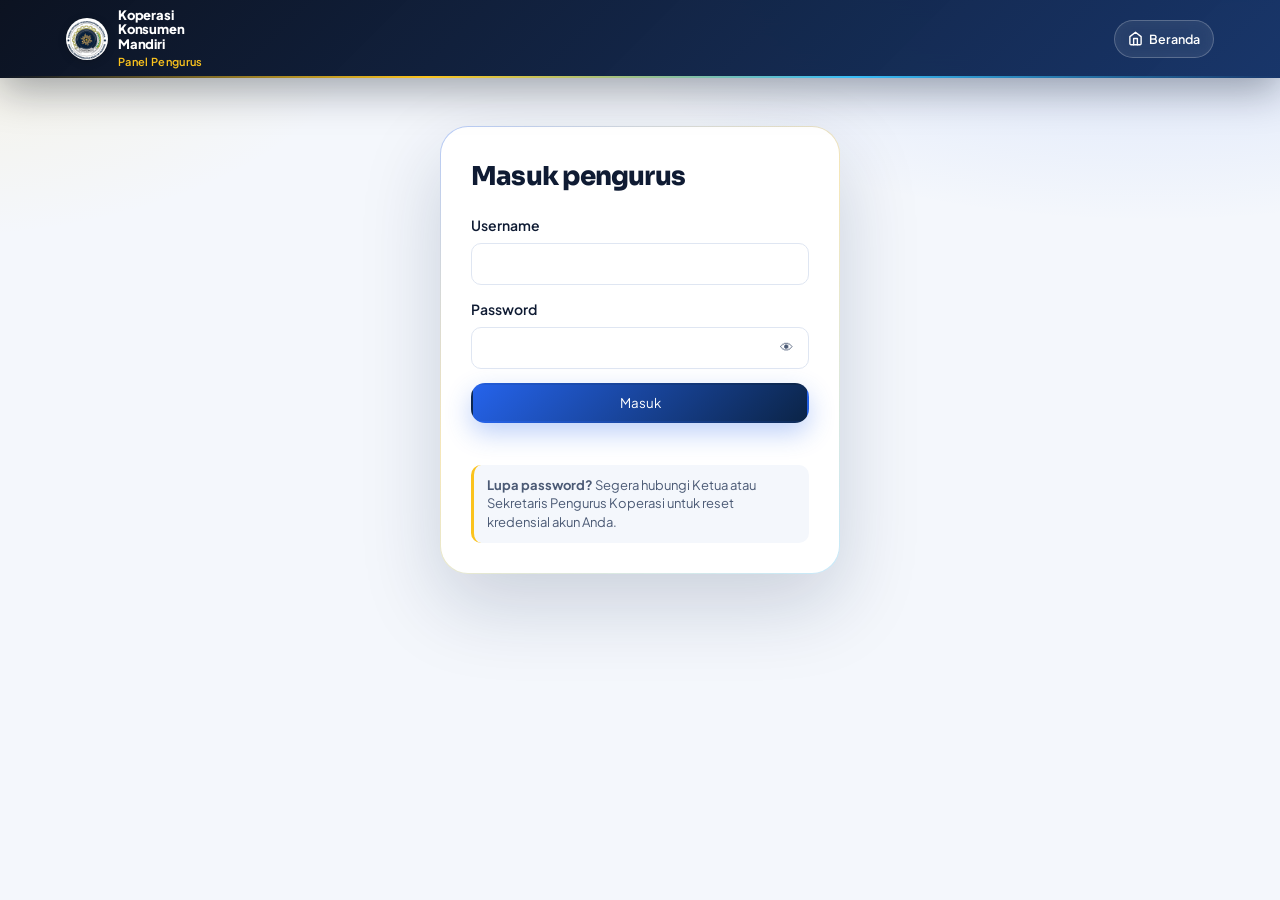
<file: admin.html>
<!DOCTYPE html>
<html lang="id">
<head>
<meta charset="utf-8">
<meta name="viewport" content="width=device-width, initial-scale=1, viewport-fit=cover">
<meta name="robots" content="noindex,nofollow">
<meta name="theme-color" content="#0b2447">
<title>Panel Pengurus — Koperasi Konsumen Mandiri</title>
<link rel="preconnect" href="https://fonts.googleapis.com">
<link rel="preconnect" href="https://fonts.gstatic.com" crossorigin>
<link href="https://fonts.googleapis.com/css2?family=Plus+Jakarta+Sans:wght@400;500;600;700;800&display=swap" rel="stylesheet">
<style>
:root{--bg:#fff;--surf:#f4f7fc;--ink:#0f1b33;--mute:#4b5a75;--brand:#0b2447;--navy:#0b2447;--navy2:#2557a7;--on:#fff;--line:#dfe6f2;--acc:#fbc31d;--ok:#15803d;--bad:#b91c1c;--logo:url(logo.png);--sh:0 6px 24px rgba(11,36,71,.06);box-sizing:border-box}
@media (prefers-color-scheme:dark){:root{--bg:#07142a;--surf:#0d1f3d;--ink:#eef3fb;--mute:#9bb0cf;--navy:#2f5fb3;--navy2:#6ea0f0;--line:#1e3559;--ok:#4ade80;--bad:#ff8a7a;--sh:0 8px 28px rgba(0,0,0,.35)}}
*,*::before,*::after{box-sizing:inherit}
body{margin:0;background:var(--surf);color:var(--ink);font:15px/1.55 "Plus Jakarta Sans",system-ui,-apple-system,"Segoe UI",sans-serif;font-variant-numeric:tabular-nums;-webkit-font-smoothing:antialiased;-webkit-tap-highlight-color:transparent;padding-top:env(safe-area-inset-top,0px);padding-bottom:env(safe-area-inset-bottom,0px)}
:focus-visible{outline:3px solid var(--acc);outline-offset:2px}
.wrap{max-width:1180px;margin:0 auto;padding:0 16px}

/* Header Bank Digital & Logo 3 Baris */
header{background:linear-gradient(135deg,#081c3a 0%,#123466 100%);color:#fff;position:sticky;top:0;z-index:10;box-shadow:0 6px 24px rgba(8,28,58,.24);border-bottom:1px solid rgba(255,255,255,.1)}
.bar{display:flex;align-items:center;justify-content:space-between;gap:10px;min-height:68px;padding:8px 0}
.bar-brand{display:flex;align-items:center;gap:10px;text-decoration:none;color:#fff;min-width:0}
.lg{width:42px;height:42px;border-radius:50%;background:#fff var(--logo) center/contain no-repeat;flex:none;box-shadow:0 2px 8px rgba(0,0,0,.2)}
.brand-stack{display:flex;flex-direction:column;font-weight:800;font-size:13px;line-height:1.1;letter-spacing:-.015em;color:#fff}
.brand-sub{font-size:11px;font-weight:600;color:var(--acc);letter-spacing:.03em;margin-top:2px}

/* Tombol Aksi Header Bergaya Bank Digital */
.bar-acts{display:flex;align-items:center;gap:6px;flex:none}
.pill-btn{position:relative;overflow:hidden;display:inline-flex;align-items:center;justify-content:center;gap:6px;min-height:38px;padding:0 13px;border-radius:999px;font:600 12.5px "Plus Jakarta Sans",sans-serif;color:#fff;background:rgba(255,255,255,.11);border:1px solid rgba(255,255,255,.22);backdrop-filter:blur(8px);-webkit-backdrop-filter:blur(8px);cursor:pointer;text-decoration:none;white-space:nowrap;transition:background .2s ease,border-color .2s ease,transform .14s cubic-bezier(.22,1,.36,1),box-shadow .2s ease}
.pill-btn::after{content:"";position:absolute;left:50%;bottom:3px;width:0;height:2px;border-radius:99px;background:var(--acc);transform:translateX(-50%);transition:width .24s cubic-bezier(.22,1,.36,1)}
.pill-btn:hover,.pill-btn:focus-visible{background:rgba(255,255,255,.2);border-color:rgba(255,255,255,.45);transform:translateY(-1px);box-shadow:0 4px 12px rgba(0,0,0,.2)}
.pill-btn:hover::after{width:55%}
.pill-btn:active{transform:scale(.94);background:rgba(251,195,29,.28);border-color:var(--acc)}
.pill-btn.danger{background:rgba(239,68,68,.18);border-color:rgba(252,165,165,.35);color:#fecaca}
.pill-btn.danger:hover{background:rgba(239,68,68,.3);border-color:#fca5a5;color:#fff}
.pill-btn svg{width:15px;height:15px;flex:none}
@media(max-width:560px){.pill-btn{padding:0 10px;min-height:36px}.hide-xs{display:none}}

/* Tombol & Tab Universal dengan Animasi Ripple + Press */
.btn{position:relative;overflow:hidden;display:inline-flex;align-items:center;justify-content:center;gap:6px;min-height:40px;padding:0 15px;border-radius:10px;font:600 14px inherit;font-family:inherit;border:2px solid var(--navy);background:var(--navy);color:var(--on);cursor:pointer;text-decoration:none;white-space:nowrap;transition:transform .16s cubic-bezier(.22,1,.36,1),box-shadow .2s ease,background-color .2s}
.btn::before{content:"";position:absolute;inset:0;background:radial-gradient(circle,rgba(255,255,255,.32) 10%,transparent 10.5%);transform:scale(10);opacity:0;transition:transform .45s,opacity .6s;pointer-events:none}
.btn:active::before{transform:scale(0);opacity:1;transition:0s}
.btn:hover{transform:translateY(-1.5px);box-shadow:0 6px 16px rgba(11,36,71,.18)}
.btn:active{transform:scale(.95)}
.btn.sm{min-height:32px;padding:0 10px;font-size:12.5px;border-width:1.5px;border-radius:7px}
.btn.ok{background:var(--ok);border-color:var(--ok);color:#fff}
.btn.bad{background:transparent;border-color:var(--bad);color:var(--bad)}
.btn.bad:hover{background:rgba(185,28,28,.08)}
.btn.alt{background:transparent;color:var(--navy)}
.btn.alt:hover{background:rgba(37,87,167,.08)}
.btn:disabled{opacity:.55;cursor:not-allowed;transform:none}
[hidden]{display:none!important}
.card{background:var(--bg);border:1px solid var(--line);border-radius:16px;padding:20px;margin-bottom:16px;box-shadow:var(--sh)}
label{display:block;font-weight:600;font-size:14px;margin-bottom:6px}
input[type=text],input[type=password],input[type=search],input[type=date],select,textarea{width:100%;min-height:42px;padding:8px 12px;border:1px solid var(--line);border-radius:10px;background:var(--bg);color:var(--ink);font:inherit;transition:border-color .15s,box-shadow .15s}
input:focus,select:focus,textarea:focus{border-color:var(--navy2);box-shadow:0 0 0 3px rgba(37,87,167,.12);outline:none}
.pw-wrap{position:relative;display:flex;align-items:center}
.pw-wrap input{padding-right:44px}
.pw-eye{position:absolute;right:6px;background:none;border:0;color:var(--mute);cursor:pointer;width:34px;height:34px;display:grid;place-items:center;border-radius:8px;transition:transform .12s,background .15s}
.pw-eye:hover{color:var(--ink);background:var(--surf)}
.pw-eye:active{transform:scale(.9)}
#login{max-width:400px;margin:48px auto}
#login h1{font-size:23px;font-weight:800;letter-spacing:-.02em;margin:0 0 18px}.f{margin-bottom:14px}
.msg{min-height:20px;font-size:14px;margin-top:10px;color:var(--bad);font-weight:500}
#app{display:none;padding:22px 0 52px}
.tools{display:flex;flex-wrap:wrap;gap:8px;align-items:center;margin-bottom:14px}
.tab{position:relative;overflow:hidden;min-height:38px;padding:0 15px;border-radius:999px;border:1px solid var(--line);background:var(--bg);color:var(--ink);font:600 13.5px inherit;font-family:inherit;cursor:pointer;transition:background .18s,border-color .18s,color .18s,transform .14s cubic-bezier(.22,1,.36,1),box-shadow .18s}
.tab:hover{border-color:var(--navy2);background:rgba(37,87,167,.06)}
.tab:active{transform:scale(.95)}
.tab[aria-pressed=true]{background:var(--navy);border-color:var(--navy);color:var(--on);box-shadow:0 4px 12px rgba(11,36,71,.2)}
.tab span{opacity:.8;font-weight:600;margin-left:5px}
.search{flex:1;min-width:200px}
.item{background:var(--bg);border:1px solid var(--line);border-radius:14px;padding:18px;margin-bottom:12px;display:grid;gap:10px;box-shadow:var(--sh)}
.item h3{margin:0;font-size:17px;font-weight:700}
.meta{display:grid;gap:6px 16px;grid-template-columns:repeat(auto-fit,minmax(190px,1fr));font-size:14px;color:var(--mute)}
.meta b{color:var(--ink);font-weight:600}
.badge{display:inline-block;font-size:11.5px;font-weight:700;padding:3px 10px;border-radius:999px;background:var(--surf);border:1px solid var(--line);white-space:nowrap}
.badge.pending{border-color:var(--acc);color:var(--ink);background:rgba(251,195,29,.16)}.badge.active,.badge.approved{color:var(--ok);border-color:var(--ok);background:rgba(21,128,61,.09)}.badge.rejected{color:var(--bad);border-color:var(--bad);background:rgba(185,28,28,.09)}
.top{display:flex;justify-content:space-between;gap:10px;align-items:flex-start}
.acts{display:flex;flex-wrap:wrap;gap:6px}
.empty{text-align:center;color:var(--mute);padding:40px 0}
#toast{position:fixed;left:50%;transform:translateX(-50%);bottom:calc(20px + env(safe-area-inset-bottom,0px));background:var(--brand);color:#fff;padding:12px 18px;border-radius:10px;display:none;max-width:90%;z-index:30;box-shadow:0 8px 24px rgba(0,0,0,.25)}
.tbl-card{background:var(--bg);border:1px solid var(--line);border-radius:16px;overflow:hidden;box-shadow:var(--sh)}
.scroll{overflow-x:auto}
table{width:100%;border-collapse:collapse;font-size:13.5px}
th,td{text-align:left;padding:12px 11px;border-bottom:1px solid var(--line);vertical-align:top}
th{background:var(--surf);color:var(--mute);font-weight:700;font-size:11.5px;text-transform:uppercase;letter-spacing:.04em;white-space:nowrap}
tbody tr:hover{background:rgba(37,87,167,.04)}
tbody tr:last-child td{border-bottom:0}
.sub-row td{background:var(--surf);padding:14px 16px}
.mini-tbl th{background:var(--bg);font-size:11px;padding:7px 8px}
.mini-tbl td{padding:7px 8px;font-size:13px}
.wa-link{color:var(--ok);font-weight:600;text-decoration:none}
.wa-link:hover{text-decoration:underline}
.sub-txt{display:block;font-size:12px;color:var(--mute);margin-top:2px}
.bulk-inp{min-height:34px!important;padding:5px 8px!important;font-size:13px!important;border-radius:7px!important}
.kpis{display:grid;gap:12px;grid-template-columns:repeat(auto-fit,minmax(175px,1fr));margin-bottom:18px}
.kpi{background:var(--bg);border:1px solid var(--line);border-radius:14px;padding:16px;box-shadow:var(--sh)}
.kpi small{color:var(--mute);display:block;font-size:13px;font-weight:500}.kpi b{font-size:21px;font-weight:800;letter-spacing:-.02em;display:block;margin-top:4px}
.thumb{width:72px;height:56px;border-radius:10px;object-fit:cover;background:var(--surf);flex:none}.row{display:flex;gap:12px;align-items:flex-start}
.orow{display:grid;gap:8px;grid-template-columns:1fr 1fr;padding:10px 0;border-bottom:1px solid var(--line)}
@media(min-width:700px){.orow{grid-template-columns:1.4fr 1fr 1fr 1fr auto}}
.helper-note{font-size:13px;color:var(--mute);background:var(--surf);padding:11px 13px;border-radius:10px;border-left:3px solid var(--acc);margin:12px 0 0;line-height:1.45}
.cred-box{background:var(--surf);border:1px dashed var(--navy2);border-radius:12px;padding:14px;font-family:ui-monospace,SFMono-Regular,Consolas,monospace;font-size:13.5px;white-space:pre-wrap;margin:12px 0;user-select:all}
dialog{border:1px solid var(--line);border-radius:16px;background:var(--bg);color:var(--ink);padding:22px;max-width:420px;width:calc(100% - 32px);box-shadow:0 20px 48px rgba(0,0,0,.25)}
dialog::backdrop{background:rgba(0,0,0,.55);backdrop-filter:blur(4px)}dialog h2{margin:0 0 14px;font-size:18px;font-weight:700}
</style>
<link href="https://fonts.googleapis.com/css2?family=Sora:wght@600;700;800&display=swap" rel="stylesheet">
<link rel="stylesheet" href="theme.css">
</head>
<body class="app">
<header>
 <div class="wrap bar">
  <a class="bar-brand" href="index.html">
   <span class="lg" role="img" aria-label="Logo koperasi"></span>
   <div>
    <div class="brand-stack"><span>Koperasi</span><span>Konsumen</span><span>Mandiri</span></div>
    <div class="brand-sub">Panel Pengurus</div>
   </div>
  </a>
  <div class="bar-acts">
   <a class="pill-btn" href="index.html" title="Kembali ke Dashboard Utama">
    <svg viewBox="0 0 24 24" fill="none" stroke="currentColor" stroke-width="2.2" stroke-linecap="round" stroke-linejoin="round"><path d="M3 9l9-7 9 7v11a2 2 0 0 1-2 2H5a2 2 0 0 1-2-2z"/><polyline points="9 22 9 12 15 12 15 22"/></svg>
    <span class="hide-xs">Beranda</span>
   </a>
   <button class="pill-btn" id="pwb" type="button" aria-label="Ganti password" hidden>
    <svg viewBox="0 0 24 24" fill="none" stroke="currentColor" stroke-width="2.2" stroke-linecap="round" stroke-linejoin="round"><rect x="3" y="11" width="18" height="11" rx="2"/><path d="M7 11V7a5 5 0 0 1 10 0v4"/></svg>
    <span class="hide-xs">Ganti Password</span>
   </button>
   <button class="pill-btn danger" id="out" type="button" aria-label="Keluar" hidden>
    <svg viewBox="0 0 24 24" fill="none" stroke="currentColor" stroke-width="2.2" stroke-linecap="round" stroke-linejoin="round"><path d="M9 21H5a2 2 0 0 1-2-2V5a2 2 0 0 1 2-2h4"/><polyline points="16 17 21 12 16 7"/><line x1="21" y1="12" x2="9" y2="12"/></svg>
    <span>Keluar</span>
   </button>
  </div>
 </div>
</header>

<main class="wrap">
 <form class="card" id="login" novalidate style="max-width:400px;margin:48px auto">
  <h1>Masuk pengurus</h1>
  <div class="f"><label for="u">Username</label><input id="u" type="text" autocomplete="username" autocapitalize="none" required></div>
  <div class="f"><label for="p">Password</label><div class="pw-wrap"><input id="p" type="password" autocomplete="current-password" required><button type="button" class="pw-eye" data-eye="p" aria-label="Tampilkan password">👁</button></div></div>
  <button class="btn" style="width:100%" type="submit">Masuk</button>
  <div class="msg" id="lm" role="alert"></div>
  <div class="helper-note">
   <strong>Lupa password?</strong> Segera hubungi Ketua atau Sekretaris Pengurus Koperasi untuk reset kredensial akun Anda.
  </div>
 </form>

 <section id="app" aria-label="Panel Pengurus">
  <div class="tools" id="views" role="group" aria-label="Bagian">
   <button class="tab" type="button" data-v="dash" aria-pressed="true">Dashboard</button>
   <button class="tab" type="button" data-v="members" aria-pressed="false">Anggota</button>
   <button class="tab" type="button" data-v="loans" aria-pressed="false">Pinjaman</button>
   <button class="tab" type="button" data-v="dansos" aria-pressed="false">Dana Sosial</button>
   <button class="tab" type="button" data-v="news" aria-pressed="false">Berita</button>
   <button class="tab" type="button" data-v="reports" aria-pressed="false">Laporan</button>
   <button class="tab" type="button" data-v="profile" aria-pressed="false">Profil</button>
  </div>
  <div class="tools" id="tabs" role="group" aria-label="Filter status"></div>
  <div class="tools" id="stools">
   <input class="search" id="q" type="search" placeholder="Cari nama, NIK, atau kode…" aria-label="Cari data">
   <button class="btn ok" id="bulkb" type="button" hidden>+ Tambah / Upload CSV Anggota</button>
   <button class="btn alt" id="csvb" type="button" hidden>Unduh CSV</button>
   <button class="btn" id="rf" type="button">Muat ulang</button>
  </div>
  <div id="bulkbox" hidden></div>
  <div id="list" aria-live="polite"></div>
 </section>
</main>

<dialog id="pw" aria-labelledby="pwt"><form id="pwf" novalidate><h2 id="pwt">Ganti password</h2>
 <div class="f"><label for="pw-o">Password lama</label><div class="pw-wrap"><input id="pw-o" type="password" autocomplete="current-password"><button type="button" class="pw-eye" data-eye="pw-o" aria-label="Tampilkan password lama">👁</button></div></div>
 <div class="f"><label for="pw-n">Password baru (minimal 8 karakter)</label><div class="pw-wrap"><input id="pw-n" type="password" autocomplete="new-password"><button type="button" class="pw-eye" data-eye="pw-n" aria-label="Tampilkan password baru">👁</button></div></div>
 <div class="f"><label for="pw-c">Ulangi password baru</label><div class="pw-wrap"><input id="pw-c" type="password" autocomplete="new-password"><button type="button" class="pw-eye" data-eye="pw-c" aria-label="Tampilkan konfirmasi password">👁</button></div></div>
 <div class="acts"><button class="btn" type="submit">Simpan</button><button class="btn alt" type="button" id="pwc">Batal</button></div>
 <div class="msg" id="pwm" role="status"></div>
 <div class="helper-note" style="margin-top:10px">Lupa password lama? Segera hubungi Pengurus Koperasi untuk pembuatan ulang password.</div>
</form></dialog>

<dialog id="cred" aria-labelledby="credt">
 <h2 id="credt">Akun Login Anggota Siap</h2>
 <p style="font-size:14px;color:var(--mute);margin:0">Password hanya ditampilkan satu kali. Salin informasi berikut untuk dikirimkan kepada anggota:</p>
 <div class="cred-box" id="cred-txt"></div>
 <div class="acts">
  <button class="btn ok" type="button" id="cred-copy">Salin Teks</button>
  <a class="btn alt" id="cred-wa" target="_blank" rel="noopener">Kirim ke WhatsApp</a>
  <button class="btn alt" type="button" id="cred-close">Tutup</button>
 </div>
</dialog>

<div id="toast" role="status"></div>

<script src="config.js"></script>
<script>
var API=window.KKM_API||'';
var $=function(i){return document.getElementById(i)};
function ss(k,v){try{if(v===undefined)return sessionStorage.getItem(k)||'';if(v===null)sessionStorage.removeItem(k);else sessionStorage.setItem(k,v)}catch(e){return ''}}
var S={token:ss('kkm_t'),rows:[],tab:'pending',view:'dash',loans:[],inst:[],dansos:[],open:{},bulkRows:[],bulkDone:[]};
var TABS=[['pending','Menunggu'],['active','Aktif'],['rejected','Ditolak'],['all','Semua']];
var TARIF_POKOK=150000;

function esc(s){return String(s==null?'':s).replace(/[&<>"']/g,function(c){return{'&':'&amp;','<':'&lt;','>':'&gt;','"':'&quot;',"'":'&#39;'}[c]})}
function rp(n){return 'Rp '+Math.round(Number(n)||0).toLocaleString('id-ID')}
function dt(s){if(!s)return '-';var d=new Date(s);return isNaN(d)?s:d.toLocaleDateString('id-ID',{day:'numeric',month:'short',year:'numeric'})}
function today(){return new Date().toISOString().slice(0,10)}
function waNum(p){var d=String(p||'').replace(/\D/g,'');if(!d)return '';if(d.indexOf('0')===0)d='62'+d.slice(1);return d}
function toast(t){var e=$('toast');e.textContent=t;e.style.display='block';clearTimeout(toast.h);toast.h=setTimeout(function(){e.style.display='none'},3500)}
function call(body){
 if(!API)return Promise.reject(new Error('API belum diisi di config.js.'));
 return fetch(API,{method:'POST',headers:{'Content-Type':'text/plain;charset=utf-8'},body:JSON.stringify(body)}).then(function(r){return r.json()});
}
document.addEventListener('click',function(e){
 var eye=e.target.closest('[data-eye]');
 if(eye){var inp=$(eye.dataset.eye);if(inp)inp.type=inp.type==='password'?'text':'password'}
});
function show(login){$('login').style.display=login?'':'none';$('app').style.display=login?'none':'block';$('out').hidden=login;$('pwb').hidden=login}
function logout(msg){S.token='';ss('kkm_t',null);show(true);if(msg)$('lm').textContent=msg}
$('out').onclick=function(){logout()};
$('login').addEventListener('submit',function(e){
 e.preventDefault();var b=e.target.querySelector('button[type=submit]');$('lm').textContent='';
 if(!$('u').value.trim()||!$('p').value){$('lm').textContent='Isi username dan password.';return}
 b.disabled=true;
 call({action:'login',username:$('u').value,password:$('p').value}).then(function(j){
  if(j.ok){S.token=j.token;ss('kkm_t',j.token);$('p').value='';show(false);load()}
  else $('lm').textContent=j.error||'Gagal masuk.';
 }).catch(function(err){$('lm').textContent=err.message||'Koneksi gagal.'}).then(function(){b.disabled=false});
});

function calcTenure(joinStr){
 var now=new Date();
 var jd=joinStr?new Date(joinStr):now;
 if(isNaN(jd.getTime()))jd=now;
 var m=(now.getFullYear()-jd.getFullYear())*12+(now.getMonth()-jd.getMonth())+1;
 if(m<1)m=1;
 return{months:m,amount:m*TARIF_POKOK};
}

$('bulkb').onclick=function(){
 var box=$('bulkbox');
 if(!box.hidden){box.hidden=true;return}
 if(!S.bulkRows.length)S.bulkRows=[{full_name:'',nik:'',phone:'',address:'',joined_at:today(),savings_principal:TARIF_POKOK,auto:true}];
 S.bulkDone=[];
 renderBulk();
 box.hidden=false;
};
function parseCSV(text){
 var lines=text.replace(/\r\n/g,'\n').replace(/\r/g,'\n').split('\n').filter(function(l){return l.trim()});
 if(!lines.length)return [];
 var sep=lines[0].indexOf(';')>-1?';':',';
 var splitLine=function(line){
  var out=[],cur='',q=false;
  for(var i=0;i<line.length;i++){
   var ch=line[i];
   if(ch==='"'){q=!q}else if(ch===sep&&!q){out.push(cur.trim());cur=''}else{cur+=ch}
  }
  out.push(cur.trim());
  return out;
 };
 var first=splitLine(lines[0]).map(function(x){return x.toLowerCase()});
 var hasHeader=first.some(function(h){return h.indexOf('nama')>-1||h.indexOf('nik')>-1});
 var start=hasHeader?1:0;
 var res=[];
 for(var i=start;i<lines.length;i++){
  var c=splitLine(lines[i]);
  if(!c[0]&&!c[1])continue;
  var jDate=(c[4]||today()).trim();
  if(/^\d{2}\/\d{2}\/\d{4}$/.test(jDate)){var p=jDate.split('/');jDate=p[2]+'-'+p[1]+'-'+p[0]}
  var calc=calcTenure(jDate);
  var manSav=parseInt(String(c[5]||'').replace(/\D/g,''),10);
  res.push({
   full_name:c[0]||'',
   nik:String(c[1]||'').replace(/\D/g,'').slice(0,16),
   phone:c[2]||'',
   address:c[3]||'',
   joined_at:jDate,
   savings_principal:(!isNaN(manSav)&&manSav>0)?manSav:calc.amount,
   auto:!(!isNaN(manSav)&&manSav>0)
  });
 }
 return res;
}
function renderBulk(){
 var box=$('bulkbox');
 var rowsHtml=S.bulkRows.map(function(r,i){
  var c=calcTenure(r.joined_at);
  var sav=r.auto?c.amount:r.savings_principal;
  return '<tr>'+
   '<td>'+(i+1)+'</td>'+
   '<td><input class="bulk-inp" data-bi="'+i+'" data-bf="full_name" placeholder="Nama lengkap" value="'+esc(r.full_name)+'"></td>'+
   '<td><input class="bulk-inp" data-bi="'+i+'" data-bf="nik" maxlength="16" inputmode="numeric" placeholder="16 digit NIK" value="'+esc(r.nik)+'"></td>'+
   '<td><input class="bulk-inp" data-bi="'+i+'" data-bf="phone" placeholder="08..." value="'+esc(r.phone)+'"></td>'+
   '<td><input class="bulk-inp" data-bi="'+i+'" data-bf="address" placeholder="Alamat domisili" value="'+esc(r.address)+'"></td>'+
   '<td><input class="bulk-inp" type="date" data-bi="'+i+'" data-bf="joined_at" max="'+today()+'" value="'+esc(r.joined_at||today())+'"><span class="sub-txt">Lama: <b>'+c.months+' bln</b></span></td>'+
   '<td><input class="bulk-inp" data-bi="'+i+'" data-bf="savings_principal" inputmode="numeric" value="'+Math.round(sav).toLocaleString('id-ID')+'"><span class="sub-txt">'+c.months+' × Rp 150.000</span></td>'+
   '<td><button type="button" class="btn sm bad" data-bact="rm" data-bi="'+i+'">Hapus</button></td>'+
  '</tr>';
 }).join('');

 var doneHtml='';
 if(S.bulkDone.length){
  doneHtml='<div style="margin-top:16px;padding:14px;border-radius:12px;background:rgba(21,128,61,.08);border:1px solid var(--ok)">'+
   '<div style="display:flex;flex-wrap:wrap;justify-content:space-between;align-items:center;gap:8px;margin-bottom:10px">'+
   '<strong style="color:var(--ok)">✓ '+S.bulkDone.length+' Anggota Berhasil Didaftarkan & Aktif!</strong>'+
   '<button type="button" class="btn sm ok" data-bact="dlcred">Unduh Rekap Akun & Password (CSV)</button></div>'+
   '<div class="scroll"><table class="mini-tbl"><thead><tr><th>Kode</th><th>Nama</th><th>Tgl Gabung</th><th>Simpanan</th><th>Password Awal</th><th>Kirim</th></tr></thead><tbody>'+
   S.bulkDone.map(function(x){
    var wn=waNum(x.phone);
    var msg='Halo '+x.full_name+', akun Portal Anggota Koperasi Konsumen Mandiri Anda sudah aktif.\nNomor Anggota: '+x.member_code+'\nPassword: '+x.password;
    return '<tr><td><b>'+esc(x.member_code)+'</b></td><td>'+esc(x.full_name)+'</td><td>'+dt(x.joined_at)+' ('+x.months+' bln)</td><td>'+rp(x.savings_principal)+'</td><td><code>'+esc(x.password)+'</code></td><td>'+(wn?'<a class="wa-link" target="_blank" rel="noopener" href="https://wa.me/'+wn+'?text='+encodeURIComponent(msg)+'">WhatsApp</a>':'-')+'</td></tr>';
   }).join('')+'</tbody></table></div></div>';
 }

 box.innerHTML='<div class="card" style="border-color:var(--ok)">'+
  '<div class="top" style="margin-bottom:10px"><div><h3 style="margin:0">Daftarkan Anggota Sekaligus (Anggota Lama / Upload CSV)</h3>'+
  '<span class="sub-txt">Anggota langsung berstatus <b>Aktif</b> & mendapat akun login. Tarif simpanan pokok <b>Rp 150.000/bulan</b> otomatis dihitung dari tanggal mulai bergabung.</span></div>'+
  '<button type="button" class="btn sm alt" data-bact="close">Tutup</button></div>'+
  '<div class="tools" style="margin-bottom:12px">'+
   '<label class="btn sm alt" style="margin:0;cursor:pointer">📂 Pilih File CSV<input type="file" id="bcsv" accept=".csv,text/csv" hidden></label>'+
   '<button type="button" class="btn sm alt" data-bact="tpl">Unduh Template CSV</button>'+
   '<button type="button" class="btn sm alt" data-bact="add">+ Tambah Baris</button>'+
  '</div>'+
  '<div class="scroll"><table><thead><tr><th style="width:34px">#</th><th>Nama Lengkap *</th><th>NIK (16 digit) *</th><th>No. HP / WA</th><th>Alamat</th><th>Tgl Mulai Anggota</th><th>Total Simpanan (Rp)</th><th></th></tr></thead><tbody>'+rowsHtml+'</tbody></table></div>'+
  '<div class="acts" style="margin-top:14px"><button type="button" class="btn ok" data-bact="save">Daftarkan Semua Anggota ('+S.bulkRows.length+')</button></div>'+
  '<div class="msg" id="bmsg" role="status"></div>'+doneHtml+
 '</div>';
}
$('bulkbox').addEventListener('change',function(e){
 if(e.target.id==='bcsv'&&e.target.files[0]){
  var fr=new FileReader();
  fr.onload=function(){
   var parsed=parseCSV(String(fr.result||''));
   if(!parsed.length){toast('File CSV kosong atau format tidak terbaca.');return}
   S.bulkRows=parsed;renderBulk();toast(parsed.length+' baris dimuat dari CSV.');
  };
  fr.readAsText(e.target.files[0]);
 }
});
$('bulkbox').addEventListener('input',function(e){
 var idx=e.target.dataset.bi,fld=e.target.dataset.bf;
 if(idx===undefined||!fld)return;
 var row=S.bulkRows[idx];
 if(!row)return;
 if(fld==='savings_principal'){
  var num=parseInt(e.target.value.replace(/\D/g,''),10)||0;
  row.savings_principal=num;row.auto=false;
  e.target.value=num?num.toLocaleString('id-ID'):'';
 }else if(fld==='joined_at'){
  row.joined_at=e.target.value;row.auto=true;
  renderBulk();
 }else{
  row[fld]=fld==='nik'?e.target.value.replace(/\D/g,''):e.target.value;
 }
});
$('bulkbox').addEventListener('click',function(e){
 var b=e.target.closest('[data-bact]');if(!b)return;
 var act=b.dataset.bact;
 if(act==='close'){$('bulkbox').hidden=true;return}
 if(act==='add'){S.bulkRows.push({full_name:'',nik:'',phone:'',address:'',joined_at:today(),savings_principal:TARIF_POKOK,auto:true});renderBulk();return}
 if(act==='rm'){S.bulkRows.splice(Number(b.dataset.bi),1);if(!S.bulkRows.length)S.bulkRows.push({full_name:'',nik:'',phone:'',address:'',joined_at:today(),savings_principal:TARIF_POKOK,auto:true});renderBulk();return}
 if(act==='tpl'){
  var tpl='Nama_Lengkap,NIK,No_HP,Alamat,Tanggal_Mulai_Anggota,Simpanan_Manual_Opsional\n"Budi Santoso","3216010101900001","081234567890","Cikarang Pusat","2026-01-10",""\n';
  var a=document.createElement('a');a.href=URL.createObjectURL(new Blob(['\uFEFF'+tpl],{type:'text/csv;charset=utf-8'}));a.download='template-import-anggota-kkm.csv';document.body.appendChild(a);a.click();a.remove();return;
 }
 if(act==='dlcred'){
  var head=['Kode_Anggota','Nama_Lengkap','NIK','No_HP','Tanggal_Gabung','Lama_Bulan','Total_Simpanan','Password_Awal'];
  var lines=[head.join(',')].concat(S.bulkDone.map(function(x){
   return [x.member_code,x.full_name,x.nik,x.phone,x.joined_at,x.months,x.savings_principal,x.password].map(function(v){return '"'+String(v==null?'':v).replace(/"/g,'""')+'"'}).join(',');
  }));
  var a2=document.createElement('a');a2.href=URL.createObjectURL(new Blob(['\uFEFF'+lines.join('\n')],{type:'text/csv;charset=utf-8'}));a2.download='akun-anggota-baru-kkm.csv';document.body.appendChild(a2);a2.click();a2.remove();return;
 }
 if(act==='save'){
  var valid=S.bulkRows.filter(function(r){return r.full_name.trim()||r.nik.trim()});
  if(!valid.length){$('bmsg').textContent='Isi minimal 1 baris data anggota.';return}
  b.disabled=true;$('bmsg').style.color='var(--mute)';$('bmsg').textContent='Mendaftarkan '+valid.length+' anggota…';
  call({action:'bulk_register',token:S.token,members:valid}).then(function(j){
   b.disabled=false;
   if(j.expired){logout(j.error);return}
   if(!j.ok){$('bmsg').style.color='var(--bad)';$('bmsg').textContent=j.error||'Gagal mendaftarkan.';return}
   S.bulkDone=j.created||[];
   if(S.bulkDone.length){S.bulkRows=[{full_name:'',nik:'',phone:'',address:'',joined_at:today(),savings_principal:TARIF_POKOK,auto:true}];S.tab='active';loadM()}
   renderBulk();
   $('bmsg').style.color=j.skipped&&j.skipped.length?'var(--bad)':'var(--ok)';
   $('bmsg').textContent=(j.skipped&&j.skipped.length)?'Catatan dilewati: '+j.skipped.join('; '):'Semua anggota berhasil didaftarkan.';
  }).catch(function(){b.disabled=false;$('bmsg').style.color='var(--bad)';$('bmsg').textContent='Koneksi gagal.'});
 }
});

/* ---- Daftar Anggota ---- */
function loadM(){
 $('list').innerHTML='<p class="empty">Memuat daftar anggota…</p>';
 call({action:'list',token:S.token}).then(function(j){
  if(j.expired){logout(j.error);return}
  if(!j.ok){$('list').innerHTML='<p class="empty">'+esc(j.error)+'</p>';return}
  S.rows=j.rows.reverse();renderM();
 }).catch(function(){$('list').innerHTML='<p class="empty">Koneksi gagal. Coba muat ulang.</p>'});
}
function count(k){return k==='all'?S.rows.length:S.rows.filter(function(r){return r.status===k}).length}
function filteredMembers(){
 var q=$('q').value.toLowerCase().trim();
 return S.rows.filter(function(r){
  return (S.tab==='all'||r.status===S.tab)&&(!q||(r.full_name+' '+r.nik+' '+r.reg_no+' '+r.member_code+' '+r.phone).toLowerCase().indexOf(q)>-1);
 });
}
function renderM(){
 $('tabs').innerHTML=TABS.map(function(t){return '<button class="tab" type="button" data-t="'+t[0]+'" aria-pressed="'+(S.tab===t[0])+'">'+t[1]+'<span>'+count(t[0])+'</span></button>'}).join('');
 var rows=filteredMembers();
 if(!rows.length){$('list').innerHTML='<p class="empty">Tidak ada data anggota pada kategori ini.</p>';return}
 var L={pending:'Menunggu',active:'Aktif',rejected:'Ditolak',inactive:'Nonaktif'};
 var body=rows.map(function(r,idx){
  var wn=waNum(r.phone);
  var phoneHtml=wn?'<a class="wa-link" href="https://wa.me/'+wn+'" target="_blank" rel="noopener" title="Chat WhatsApp">'+esc(r.phone)+'</a>':esc(r.phone||'-');
  var aksi='';
  if(r.status==='pending'){
   aksi='<div class="acts"><button class="btn sm ok" data-a="approve" data-r="'+esc(r.reg_no)+'">Setujui</button><button class="btn sm bad" data-a="reject" data-r="'+esc(r.reg_no)+'">Tolak</button></div>';
  }else if(r.status==='active'&&r.member_code){
   aksi='<div class="acts"><button class="btn sm alt" data-l="acct" data-r="'+esc(r.member_code)+'">Buat / Reset Akun</button></div>';
  }else{
   aksi='<span class="sub-txt">—</span>';
  }
  return '<tr>'+
   '<td><b>'+(idx+1)+'</b></td>'+
   '<td><b>'+esc(r.member_code||r.reg_no)+'</b>'+(r.member_code?'<span class="sub-txt">'+esc(r.reg_no)+'</span>':'')+'</td>'+
   '<td><b>'+esc(r.full_name)+'</b><span class="sub-txt">'+esc(r.address)+'</span></td>'+
   '<td><span>'+esc(r.nik)+'</span><span class="sub-txt">HP/WA: '+phoneHtml+'</span></td>'+
   '<td><b>'+rp(r.savings_principal)+'</b><span class="sub-txt">'+(r.joined_at?'Gabung: '+dt(r.joined_at):'Daftar: '+dt(r.created_at))+'</span></td>'+
   '<td><span class="badge '+esc(r.status)+'">'+esc(L[r.status]||r.status)+'</span>'+(r.verified_by?'<span class="sub-txt">Oleh: '+esc(r.verified_by)+'</span>':'')+'</td>'+
   '<td>'+aksi+'</td>'+
  '</tr>';
 }).join('');
 $('list').innerHTML='<div class="tbl-card"><div class="scroll"><table><thead><tr>'+
  '<th style="width:40px">No</th><th>Kode / Reg</th><th>Nama & Alamat</th><th>NIK & Kontak</th><th>Simpanan Pokok</th><th>Status</th><th>Aksi Pengurus</th>'+
 '</tr></thead><tbody>'+body+'</tbody></table></div></div>';
}
$('csvb').onclick=function(){
 var rows=filteredMembers();
 if(!rows.length){toast('Tidak ada data untuk diunduh.');return}
 var head=['No_Registrasi','Kode_Anggota','Nama_Lengkap','NIK','No_HP','Alamat','Simpanan_Pokok','Status','Tanggal_Daftar','Tanggal_Gabung'];
 var lines=[head.join(',')].concat(rows.map(function(r){
  return [r.reg_no,r.member_code,r.full_name,r.nik,r.phone,r.address,r.savings_principal,r.status,r.created_at,r.joined_at].map(function(v){
   return '"'+String(v==null?'':v).replace(/"/g,'""')+'"';
  }).join(',');
 }));
 var a=document.createElement('a');
 a.href=URL.createObjectURL(new Blob(['\uFEFF'+lines.join('\n')],{type:'text/csv;charset=utf-8'}));
 a.download='data-anggota-kkm-'+S.tab+'.csv';
 document.body.appendChild(a);a.click();a.remove();
};
$('tabs').onclick=function(e){var t=e.target.closest('[data-t]');if(t){S.tab=t.dataset.t;render()}};
$('q').addEventListener('input',render);
$('rf').onclick=load;
$('list').onclick=function(e){
 var b=e.target.closest('[data-a]');if(!b)return;
 var reg=b.dataset.r,ap=b.dataset.a==='approve',r=S.rows.filter(function(x){return x.reg_no===reg})[0];
 if(!confirm((ap?'Setujui ':'Tolak ')+r.full_name+'?\n\nPastikan data dan setoran simpanan pokok sudah diperiksa.'))return;
 b.disabled=true;
 call({action:b.dataset.a,token:S.token,reg_no:reg}).then(function(j){
  if(j.expired){logout(j.error);return}
  if(!j.ok){toast(j.error||'Gagal.');b.disabled=false;return}
  toast(ap?'Disetujui. Nomor anggota '+j.member_code:'Pendaftar ditolak.');load();
 }).catch(function(){toast('Koneksi gagal.');b.disabled=false});
};

function render(){
 if(S.view==='loans')renderL();
 else if(S.view==='dansos')renderDS();
 else renderM();
}
function load(){
 var c=S.view==='members'||S.view==='loans'||S.view==='dansos';
 $('tabs').style.display=$('stools').style.display=c?'':'none';
 $('csvb').hidden=$('bulkb').hidden=S.view!=='members';
 if(S.view!=='members')$('bulkbox').hidden=true;
 ({members:loadM,loans:loadL,dansos:loadDS,dash:loadD,news:loadN,reports:loadR,profile:loadP})[S.view]();
}
$('views').onclick=function(e){var b=e.target.closest('[data-v]');if(!b)return;S.view=b.dataset.v;S.tab='pending';$('q').value='';[].forEach.call($('views').children,function(x){x.setAttribute('aria-pressed',x===b)});load()};

/* ---- Dana Sosial ---- */
var DT=[['pending','Menunggu'],['approved','Disetujui / Cair'],['rejected','Ditolak'],['all','Semua']];
var DL={pending:'Menunggu',approved:'Disetujui',rejected:'Ditolak'};
function loadDS(){
 $('list').innerHTML='<p class="empty">Memuat pengajuan dana sosial…</p>';
 call({action:'dansos_list',token:S.token}).then(function(j){
  if(j.expired){logout(j.error);return}
  if(!j.ok){$('list').innerHTML='<p class="empty">'+esc(j.error||'Belum ada data dana sosial.')+'</p>';return}
  S.dansos=(j.rows||[]).slice().reverse();renderDS();
 }).catch(function(){$('list').innerHTML='<p class="empty">Koneksi gagal. Pastikan Code.gs sudah di-deploy versi terbaru.</p>'});
}
function renderDS(){
 var n=function(k){return k==='all'?S.dansos.length:S.dansos.filter(function(d){return String(d.status).trim()===k}).length};
 $('tabs').innerHTML=DT.map(function(t){return '<button class="tab" type="button" data-t="'+t[0]+'" aria-pressed="'+(S.tab===t[0])+'">'+t[1]+'<span>'+n(t[0])+'</span></button>'}).join('');
 var q=$('q').value.toLowerCase().trim();
 var rows=S.dansos.filter(function(d){
  var st=String(d.status||'pending').trim();
  return (S.tab==='all'||st===S.tab)&&(!q||(d.dansos_code+' '+d.nama_anggota+' '+d.jenis_dana_sosial+' '+d.nomor_rekening).toLowerCase().indexOf(q)>-1);
 });
 if(!rows.length){$('list').innerHTML='<p class="empty">Tidak ada pengajuan dana sosial pada kategori ini.</p>';return}

 var body=rows.map(function(d,idx){
  var st=String(d.status||'pending').trim();
  var det='';
  if(d.lama_rawat_inap)det+='Rawat inap '+esc(d.lama_rawat_inap)+' hari ('+dt(d.tgl_awal_rawat)+' s.d. '+dt(d.tgl_akhir_rawat)+')';
  if(d.tgl_kelahiran_anak)det+='Tgl Lahir Anak: '+dt(d.tgl_kelahiran_anak);
  if(d.keluarga_meninggal)det+='Meninggal: '+esc(d.keluarga_meninggal)+' ('+dt(d.tgl_peristiwa_duka)+')';
  var buktiUrl=d.bukti_url||(d.bukti_id?'https://drive.google.com/file/d/'+d.bukti_id+'/view':'');
  var buktiLink=buktiUrl?'<a class="wa-link" target="_blank" rel="noopener" href="'+esc(buktiUrl)+'">Lihat Bukti</a>':'<span class="sub-txt">-</span>';
  var acts=st==='pending'
   ?'<div class="acts"><button class="btn sm ok" data-ds="ds_approve" data-r="'+esc(d.dansos_code)+'">Setujui</button><button class="btn sm bad" data-ds="ds_reject" data-r="'+esc(d.dansos_code)+'">Tolak</button></div>'
   :'<span class="sub-txt">—</span>';
  return '<tr>'+
   '<td><b>'+(idx+1)+'</b></td>'+
   '<td><b>'+esc(d.dansos_code||'-')+'</b><span class="sub-txt">'+dt(d.created_at)+'</span></td>'+
   '<td><b>'+esc(d.nama_anggota)+'</b></td>'+
   '<td><b>'+esc(d.jenis_dana_sosial)+'</b><span class="sub-txt">'+det+'</span></td>'+
   '<td><b>'+esc(d.nomor_rekening)+'</b><span class="sub-txt">Santunan: Rp 1.000.000</span></td>'+
   '<td>'+buktiLink+'</td>'+
   '<td><span class="badge '+esc(st)+'">'+esc(DL[st]||st)+'</span></td>'+
   '<td>'+acts+'</td>'+
  '</tr>';
 }).join('');

 $('list').innerHTML='<div class="tbl-card"><div class="scroll"><table><thead><tr>'+
  '<th style="width:40px">No</th><th>Kode & Tgl</th><th>Nama Anggota</th><th>Jenis & Keterangan Peristiwa</th><th>Rekening Tujuan</th><th>Bukti</th><th>Status</th><th>Aksi</th>'+
 '</tr></thead><tbody>'+body+'</tbody></table></div></div>';
}

/* ---- Pinjaman ---- */
var LT=[['pending','Menunggu'],['approved','Berjalan'],['paid_off','Lunas'],['rejected','Ditolak'],['all','Semua']];
var LL={pending:'Menunggu',approved:'Berjalan',rejected:'Ditolak',paid_off:'Lunas'},IL={paid:'Lunas',overdue:'Jatuh tempo',unpaid:'Belum bayar'};
function loadL(){
 $('list').innerHTML='<p class="empty">Memuat data pinjaman…</p>';
 call({action:'loans',token:S.token}).then(function(j){
  if(j.expired){logout(j.error);return}
  if(!j.ok){$('list').innerHTML='<p class="empty">'+esc(j.error)+'</p>';return}
  S.loans=j.loans.reverse();S.inst=j.installments;renderL();
 }).catch(function(){$('list').innerHTML='<p class="empty">Koneksi gagal. Coba muat ulang.</p>'});
}
function renderL(){
 var n=function(k){return k==='all'?S.loans.length:S.loans.filter(function(l){return l.status===k}).length};
 $('tabs').innerHTML=LT.map(function(t){return '<button class="tab" type="button" data-t="'+t[0]+'" aria-pressed="'+(S.tab===t[0])+'">'+t[1]+'<span>'+n(t[0])+'</span></button>'}).join('');
 var q=$('q').value.toLowerCase().trim();
 var rows=S.loans.filter(function(l){return (S.tab==='all'||l.status===S.tab)&&(!q||(l.loan_code+' '+l.name+' '+l.member_code+' '+l.purpose).toLowerCase().indexOf(q)>-1)});
 if(!rows.length){$('list').innerHTML='<p class="empty">Tidak ada data pinjaman pada kategori ini.</p>';return}

 var body=rows.map(function(l,idx){
  var I=S.inst.filter(function(i){return i.loan_code===l.loan_code}),o=S.open[l.loan_code],c=esc(l.loan_code);
  var left=I.reduce(function(a,i){return a+(i.status==='paid'?0:i.total_due-i.paid_amount)},0);
  var acts=l.status==='pending'
   ?'<div class="acts"><button class="btn sm ok" data-l="lok" data-r="'+c+'">Setujui</button><button class="btn sm bad" data-l="lno" data-r="'+c+'">Tolak</button></div>'
   :(I.length?'<div class="acts"><button class="btn sm alt" data-l="open" data-r="'+c+'">'+(o?'Tutup Cicilan':'Lihat Cicilan ('+I.length+')')+'</button></div>':'<span class="sub-txt">—</span>');

  var mainRow='<tr>'+
   '<td><b>'+(idx+1)+'</b></td>'+
   '<td><b>'+c+'</b><span class="sub-txt">'+dt(l.submitted_at)+'</span></td>'+
   '<td><b>'+esc(l.name)+'</b><span class="sub-txt">Kode: '+esc(l.member_code)+'</span></td>'+
   '<td><b>'+rp(l.amount_requested)+'</b><span class="sub-txt">'+l.tenor_months+' bln · Jasa '+l.interest_rate_pct+'%/bln</span></td>'+
   '<td>'+esc(l.purpose)+'</td>'+
   '<td>'+(I.length?'<b>'+rp(left)+'</b>':'<span class="sub-txt">Belum dijadwalkan</span>')+'</td>'+
   '<td><span class="badge '+(l.status==='approved'?'active':l.status==='rejected'?'rejected':l.status==='pending'?'pending':'')+'">'+esc(LL[l.status]||l.status)+'</span></td>'+
   '<td>'+acts+'</td>'+
  '</tr>';

  if(!o)return mainRow;
  var subRow='<tr class="sub-row"><td colspan="8">'+
   '<div style="font-weight:700;margin-bottom:8px;font-size:13px">Jadwal Cicilan — '+esc(l.name)+' ('+c+')</div>'+
   '<div class="scroll"><table class="mini-tbl"><thead><tr><th>Ke-</th><th>Jatuh Tempo</th><th>Tagihan</th><th>Status</th><th>Konfirmasi Pembayaran</th></tr></thead><tbody>'+
   I.map(function(i){
    return '<tr><td>'+i.installment_no+'</td><td>'+dt(i.due_date)+'</td><td><b>'+rp(i.total_due)+'</b></td><td>'+IL[i.status]+'</td><td>'+
     (i.status!=='paid'&&l.status==='approved'?'<button class="btn sm ok" data-l="pay" data-r="'+c+'" data-n="'+i.installment_no+'">Konfirmasi Bayar</button>':'✓')+
    '</td></tr>';
   }).join('')+'</tbody></table></div></td></tr>';
  return mainRow+subRow;
 }).join('');

 $('list').innerHTML='<div class="tbl-card"><div class="scroll"><table><thead><tr>'+
  '<th style="width:40px">No</th><th>Kode & Tgl</th><th>Anggota</th><th>Pokok & Tenor</th><th>Tujuan Pinjaman</th><th>Sisa Tagihan</th><th>Status</th><th>Aksi Pengurus</th>'+
 '</tr></thead><tbody>'+body+'</tbody></table></div></div>';
}
$('list').addEventListener('click',function(e){
 var dsb=e.target.closest('[data-ds]');
 if(dsb){
  var act=dsb.dataset.ds,code=dsb.dataset.r,ap=act==='ds_approve';
  if(!confirm((ap?'Setujui pencairan dana sosial Rp 1.000.000 untuk ':'Tolak pengajuan dana sosial ')+code+'?'))return;
  dsb.disabled=true;
  call({action:act,token:S.token,dansos_code:code}).then(function(j){
   if(j.expired){logout(j.error);return}
   dsb.disabled=false;
   if(!j.ok){toast(j.error||'Gagal.');return}
   toast(ap?'Pengajuan dana sosial disetujui.':'Pengajuan ditolak.');loadDS();
  }).catch(function(){dsb.disabled=false;toast('Koneksi gagal.')});
  return;
 }
 var b=e.target.closest('[data-l]');if(!b)return;var k=b.dataset.l,r=b.dataset.r;
 if(k==='open'){S.open[r]=!S.open[r];renderL();return}
 var M={acct:['make_account','Buat password login baru untuk '+r+'? Password lama (jika ada) tidak berlaku lagi.'],lok:['loan_approve','Setujui pinjaman '+r+'? Jadwal cicilan akan dibuat otomatis.'],lno:['loan_reject','Tolak pinjaman '+r+'?'],pay:['pay','Konfirmasi pembayaran cicilan ke-'+b.dataset.n+' untuk '+r+'?']}[k];
 if(!M||!confirm(M[1]))return;
 var body={action:M[0],token:S.token};
 if(k==='acct')body.member_code=r;else{body.loan_code=r;if(k==='pay')body.no=b.dataset.n}
 b.disabled=true;
 call(body).then(function(j){
  if(j.expired){logout(j.error);return}
  b.disabled=false;
  if(!j.ok){toast(j.error||'Gagal.');return}
  if(k==='acct'){
   var mem=S.rows.filter(function(x){return x.member_code===r})[0]||{};
   var msg='Halo '+(mem.full_name||r)+',\nAkun Portal Anggota Koperasi Konsumen Mandiri Anda sudah aktif.\n\nNomor Anggota: '+r+'\nPassword: '+j.password+'\n\nSilakan login dan segera ganti password Anda.';
   $('cred-txt').textContent=msg;
   var wn=waNum(mem.phone);
   if(wn){$('cred-wa').href='https://wa.me/'+wn+'?text='+encodeURIComponent(msg);$('cred-wa').hidden=false}else $('cred-wa').hidden=true;
   $('cred').showModal();
   return;
  }
  toast('Berhasil.');load();
 }).catch(function(){toast('Koneksi gagal.');b.disabled=false});
});
$('cred-copy').onclick=function(){
 navigator.clipboard.writeText($('cred-txt').textContent).then(function(){toast('Informasi akun disalin.')}).catch(function(){toast('Silakan salin teks di kotak secara manual.')});
};
$('cred-close').onclick=function(){$('cred').close()};

var UN={barang_kemasan:'Barang & Makanan Kemasan',makanan_jadi:'Makanan Jadi',konsolidasi:'Konsolidasi'};
function img(id,w){return 'https://drive.google.com/thumbnail?id='+id+'&sz=w'+(w||400)}
function fld(id,l,v,t){return '<div class="f"><label for="'+id+'">'+l+'</label><input id="'+id+'" type="'+(t||'text')+'" value="'+esc(v)+'"></div>'}
function area(id,l,v,r){return '<div class="f"><label for="'+id+'">'+l+'</label><textarea id="'+id+'" rows="'+(r||3)+'">'+esc(v)+'</textarea></div>'}
function sel(id,l,o,v){return '<div class="f"><label for="'+id+'">'+l+'</label><select id="'+id+'">'+o.map(function(x){return '<option value="'+esc(x[0])+'"'+(x[0]===v?' selected':'')+'>'+esc(x[1])+'</option>'}).join('')+'</select></div>'}
function rd(f,max){return new Promise(function(ok,no){if(!f)return ok(null);if(f.size>max)return no(new Error('Ukuran berkas melebihi batas.'));var r=new FileReader();r.onload=function(){ok({name:f.name,mime:f.type,data:String(r.result).split(',')[1]})};r.onerror=function(){no(new Error('Gagal membaca berkas.'))};r.readAsDataURL(f)})}
function fail(){$('list').innerHTML='<p class="empty">Koneksi gagal. Coba muat ulang.</p>'}
function guard(j){if(j.expired){logout(j.error);return false}if(!j.ok){$('list').innerHTML='<p class="empty">'+esc(j.error)+'</p>';return false}return true}
function download(code,b){
 if(b)b.disabled=true;
 call({action:'report_download',token:S.token,report_code:code}).then(function(j){
  if(b)b.disabled=false;if(j.expired){logout(j.error);return}if(!j.ok){toast(j.error||'Gagal.');return}
  var s=atob(j.data),u=new Uint8Array(s.length);for(var i=0;i<s.length;i++)u[i]=s.charCodeAt(i);
  var a=document.createElement('a');a.href=URL.createObjectURL(new Blob([u],{type:'application/pdf'}));a.download=j.name;document.body.appendChild(a);a.click();a.remove();
 }).catch(function(){if(b)b.disabled=false;toast('Koneksi gagal.')});
}
function loadD(){
 $('list').innerHTML='<p class="empty">Memuat…</p>';
 call({action:'dash',token:S.token}).then(function(j){
  if(!guard(j))return;
  var K=[['Anggota aktif',j.active],['Antrean pendaftar',j.pending],['Omzet bulan terakhir',rp(j.omzet)+(j.omzet_period?'<small>'+esc(j.omzet_period)+'</small>':'')],['Pokok pinjaman berjalan',rp(j.loan_running)],['Pengajuan pinjaman menunggu',j.loan_pending]];
  $('list').innerHTML='<div class="kpis">'+K.map(function(k){return '<div class="kpi"><small>'+k[0]+'</small><b>'+k[1]+'</b></div>'}).join('')+'</div><div class="card"><h3 style="margin:0 0 8px">Aktivitas terbaru</h3>'+(j.logs.length?j.logs.map(function(l){return '<div style="padding:8px 0;border-top:1px solid var(--line);font-size:14px"><b>'+esc(l.user)+'</b> · '+esc(l.desc)+'<br><span style="color:var(--mute);font-size:12px">'+dt(l.at)+'</span></div>'}).join(''):'<p class="empty">Belum ada aktivitas.</p>')+'</div>';
 }).catch(fail);
}
function loadN(){
 $('list').innerHTML='<p class="empty">Memuat…</p>';
 call({action:'news_list',token:S.token}).then(function(j){if(!guard(j))return;S.news=j.news;S.nedit=null;renderN()}).catch(fail);
}
function newsForm(p){
 return '<form class="card" id="nf" novalidate style="margin-bottom:16px"><h3 style="margin:0 0 12px">'+(p.id?'Edit berita':'Tulis berita baru')+'</h3><input type="hidden" id="nf-id" value="'+esc(p.id||'')+'">'+
 fld('nf-t','Judul',p.title)+sel('nf-c','Kategori',[['Kegiatan Usaha','Kegiatan Usaha'],['Keanggotaan','Keanggotaan'],['Rapat Anggota','Rapat Anggota'],['Kegiatan Sosial','Kegiatan Sosial']],p.category)+
 fld('nf-d','Tanggal terbit',(p.published_at||today()).slice(0,10),'date')+area('nf-e','Cuplikan singkat',p.excerpt,2)+area('nf-k','Isi berita (pisahkan paragraf dengan baris kosong)',p.content,8)+
 '<div class="f"><label for="nf-i">Foto kegiatan (JPG/PNG/WebP, maks. 2 MB)'+(p.image_id?' — kosongkan untuk tetap pakai foto lama':'')+'</label><input id="nf-i" type="file" accept="image/jpeg,image/png,image/webp"></div>'+
 '<div class="acts"><button class="btn" type="submit">Simpan</button><button class="btn alt" type="button" data-n="cancel">Batal</button></div><div class="msg" id="nf-m" role="status"></div></form>';
}
function renderN(){
 var f=S.nedit?newsForm(S.nedit):'<p style="margin:0 0 16px"><button class="btn" data-n="new">+ Tulis berita baru</button></p>';
 $('list').innerHTML=f+(S.news.length?S.news.map(function(n){return '<article class="item"><div class="row">'+(n.image_id?'<img class="thumb" alt="" src="'+img(n.image_id,200)+'">':'<div class="thumb"></div>')+'<div style="flex:1"><h3>'+esc(n.title)+'</h3><span style="font-size:13px;color:var(--mute)">'+esc(n.category)+' · '+dt(n.published_at)+'</span></div></div><div class="acts"><button class="btn sm alt" data-n="edit" data-r="'+esc(n.id)+'">Edit</button><button class="btn sm bad" data-n="del" data-r="'+esc(n.id)+'">Hapus</button></div></article>'}).join(''):'<p class="empty">Belum ada berita.</p>');
}
function loadR(){
 $('list').innerHTML='<p class="empty">Memuat…</p>';
 call({action:'reports',token:S.token}).then(function(j){if(!guard(j))return;S.reps=j.reports;renderR()}).catch(fail);
}
function renderR(){
 var f='<form class="card" id="rf2" novalidate style="margin-bottom:16px"><h3 style="margin:0 0 12px">Unggah laporan usaha</h3>'+fld('rp-t','Judul laporan','')+fld('rp-p','Periode (contoh: November 2026)','')+
 sel('rp-u','Unit usaha',[['konsolidasi','Konsolidasi'],['barang_kemasan','Barang & Makanan Kemasan'],['makanan_jadi','Makanan Jadi']],'konsolidasi')+
 fld('rp-a','Omzet barang & makanan kemasan (Rp)','','text')+fld('rp-b','Omzet makanan jadi (Rp)','','text')+area('rp-s','Ringkasan omzet & surplus','',2)+fld('rp-d','Tanggal publikasi',today(),'date')+
 '<div class="f"><label for="rp-f">Berkas PDF (maks. 10 MB)</label><input id="rp-f" type="file" accept="application/pdf"></div><button class="btn" type="submit">Unggah</button><div class="msg" id="rp-m" role="status"></div></form>';
 $('list').innerHTML=f+(S.reps.length?S.reps.map(function(r){return '<article class="item"><div class="top"><div><h3>'+esc(r.title)+'</h3><span style="font-size:13px;color:var(--mute)">'+esc(r.period_label)+' · '+esc(UN[r.business_unit]||r.business_unit)+' · '+dt(r.published_at)+' · '+r.file_size_kb+' KB</span></div></div><div class="meta"><div>Omzet kemasan<br><b>'+rp(r.packaged_goods_sales)+'</b></div><div>Omzet makanan jadi<br><b>'+rp(r.ready_meals_sales)+'</b></div></div>'+(r.summary?'<div style="font-size:14px;color:var(--mute)">'+esc(r.summary)+'</div>':'')+'<div class="acts"><button class="btn sm alt" data-p="dl" data-r="'+esc(r.report_code)+'">Unduh PDF</button><button class="btn sm bad" data-p="del" data-r="'+esc(r.report_code)+'">Hapus</button></div></article>'}).join(''):'<p class="empty">Belum ada laporan.</p>');
}
function orow(o){o=o||{};return '<div class="orow"><input type="text" placeholder="Nama lengkap" value="'+esc(o.full_name)+'" aria-label="Nama"><input type="text" placeholder="Jabatan" value="'+esc(o.position)+'" aria-label="Jabatan"><select aria-label="Kelompok"><option value="pengurus"'+(o.group_type==='pengawas'?'':' selected')+'>Pengurus</option><option value="pengawas"'+(o.group_type==='pengawas'?' selected':'')+'>Pengawas</option></select><input type="text" placeholder="Periode (2026–2029)" value="'+esc(o.period_label)+'" aria-label="Periode"><button class="btn bad" type="button" data-o="rm" style="min-height:40px;padding:0 12px">Hapus</button></div>'}
function loadP(){
 $('list').innerHTML='<p class="empty">Memuat…</p>';
 fetch(API+'?action=public').then(function(r){return r.json()}).then(function(j){
  if(!j.ok){$('list').innerHTML='<p class="empty">Gagal memuat.</p>';return}
  var p=j.profile||{};
  $('list').innerHTML='<form class="card" id="pf" novalidate><h3 style="margin:0 0 12px">Profil koperasi</h3>'+fld('pf-n','Nama resmi',p.name)+fld('pf-l','Nomor badan hukum',p.legal_number)+area('pf-a','Alamat sekretariat / toko',p.address,2)+fld('pf-h','Jam operasional',p.hours)+fld('pf-c','Kontak (telepon/WhatsApp/email)',p.contact)+area('pf-v','Visi',p.vision,2)+area('pf-m','Misi (satu poin per baris)',p.mission,5)+
  '<h3 style="margin:18px 0 6px">Pengurus & pengawas</h3><div id="orgs">'+(j.org||[]).map(orow).join('')+'</div><p><button class="btn alt" type="button" data-o="add">+ Tambah baris</button></p><button class="btn" type="submit">Simpan profil</button><div class="msg" id="pf-m" role="status"></div></form>';
 }).catch(fail);
}
function say(id,t,ok){var m=$(id);m.style.color=ok?'var(--ok)':'var(--bad)';m.textContent=t}
$('list').addEventListener('click',function(e){
 var b=e.target.closest('[data-n],[data-p],[data-o]');if(!b)return;
 if(b.dataset.o==='add'){$('orgs').insertAdjacentHTML('beforeend',orow());return}
 if(b.dataset.o==='rm'){b.closest('.orow').remove();return}
 var k=b.dataset.n,r=b.dataset.r;
 if(k==='new'){S.nedit={};renderN();return}
 if(k==='cancel'){S.nedit=null;renderN();return}
 if(k==='edit'){S.nedit=S.news.filter(function(n){return String(n.id)===r})[0];renderN();window.scrollTo(0,0);return}
 if(k==='del'||b.dataset.p==='del'){
  if(!confirm('Hapus permanen? Tindakan ini tidak bisa dibatalkan.'))return;
  var body=k==='del'?{action:'news_delete',token:S.token,id:r}:{action:'report_delete',token:S.token,report_code:r};
  b.disabled=true;call(body).then(function(j){if(j.expired){logout(j.error);return}b.disabled=false;if(!j.ok){toast(j.error||'Gagal.');return}toast('Terhapus.');load()}).catch(function(){b.disabled=false;toast('Koneksi gagal.')});return}
 if(b.dataset.p==='dl')download(r,b);
});
$('list').addEventListener('submit',function(e){
 e.preventDefault();var f=e.target,btn=f.querySelector('button[type=submit]');
 if(f.id==='nf'){
  if(!$('nf-t').value.trim()||!$('nf-e').value.trim()||!$('nf-k').value.trim()){say('nf-m','Judul, cuplikan, dan isi wajib diisi.');return}
  btn.disabled=true;say('nf-m','Menyimpan…',1);
  rd($('nf-i').files[0],2*1024*1024).then(function(im){return call({action:'news_save',token:S.token,id:$('nf-id').value,title:$('nf-t').value,category:$('nf-c').value,published_at:$('nf-d').value,excerpt:$('nf-e').value,content:$('nf-k').value,image:im})}).then(function(j){
   if(j.expired){logout(j.error);return}if(!j.ok){say('nf-m',j.error||'Gagal.');btn.disabled=false;return}toast('Berita tersimpan.');load()}).catch(function(x){say('nf-m',x.message||'Koneksi gagal.');btn.disabled=false});
 }
 if(f.id==='rf2'){
  if(!$('rp-t').value.trim()||!$('rp-p').value.trim()||!$('rp-f').files[0]){say('rp-m','Judul, periode, dan berkas PDF wajib diisi.');return}
  btn.disabled=true;say('rp-m','Mengunggah… (bisa beberapa detik)',1);
  rd($('rp-f').files[0],10*1024*1024).then(function(fl){return call({action:'report_save',token:S.token,title:$('rp-t').value,period_label:$('rp-p').value,business_unit:$('rp-u').value,packaged_goods_sales:$('rp-a').value,ready_meals_sales:$('rp-b').value,summary:$('rp-s').value,published_at:$('rp-d').value,file:fl})}).then(function(j){
   if(j.expired){logout(j.error);return}if(!j.ok){say('rp-m',j.error||'Gagal.');btn.disabled=false;return}toast('Laporan terunggah.');load()}).catch(function(x){say('rp-m',x.message||'Koneksi gagal.');btn.disabled=false});
 }
 if(f.id==='pf'){
  var org=[].map.call(document.querySelectorAll('.orow'),function(r){var i=r.querySelectorAll('input,select');return{full_name:i[0].value,position:i[1].value,group_type:i[2].value,period_label:i[3].value}});
  btn.disabled=true;say('pf-m','Menyimpan…',1);
  call({action:'profile_save',token:S.token,profile:{name:$('pf-n').value,legal_number:$('pf-l').value,address:$('pf-a').value,hours:$('pf-h').value,contact:$('pf-c').value,vision:$('pf-v').value,mission:$('pf-m').value},org:org}).then(function(j){
   if(j.expired){logout(j.error);return}btn.disabled=false;say('pf-m',j.ok?'Profil tersimpan.':(j.error||'Gagal.'),j.ok)}).catch(function(){btn.disabled=false;say('pf-m','Koneksi gagal.')});
 }
});

$('pwb').onclick=function(){$('pwf').reset();$('pwm').textContent='';$('pw').showModal()};
$('pwc').onclick=function(){$('pw').close()};
$('pwf').addEventListener('submit',function(e){
 e.preventDefault();var o=$('pw-o').value,n=$('pw-n').value,c=$('pw-c').value,m=$('pwm');m.style.color='var(--bad)';
 if(!o||!n){m.textContent='Isi semua kolom.';return}
 if(n.length<8){m.textContent='Password baru minimal 8 karakter.';return}
 if(n!==c){m.textContent='Konfirmasi password tidak sama.';return}
 var b=e.target.querySelector('button[type=submit]');b.disabled=true;
 call({action:'change_password',token:S.token,old_password:o,new_password:n}).then(function(j){
  b.disabled=false;if(j.expired){$('pw').close();logout(j.error);return}
  if(j.ok){m.style.color='var(--ok)';m.textContent='Password berhasil diganti.';e.target.reset();setTimeout(function(){$('pw').close()},1200)}else m.textContent=j.error||'Gagal.';
 }).catch(function(){b.disabled=false;m.textContent='Koneksi gagal.'});
});
if(S.token){show(false);load()}else show(true);
</script>
</body>
</html>
</file>
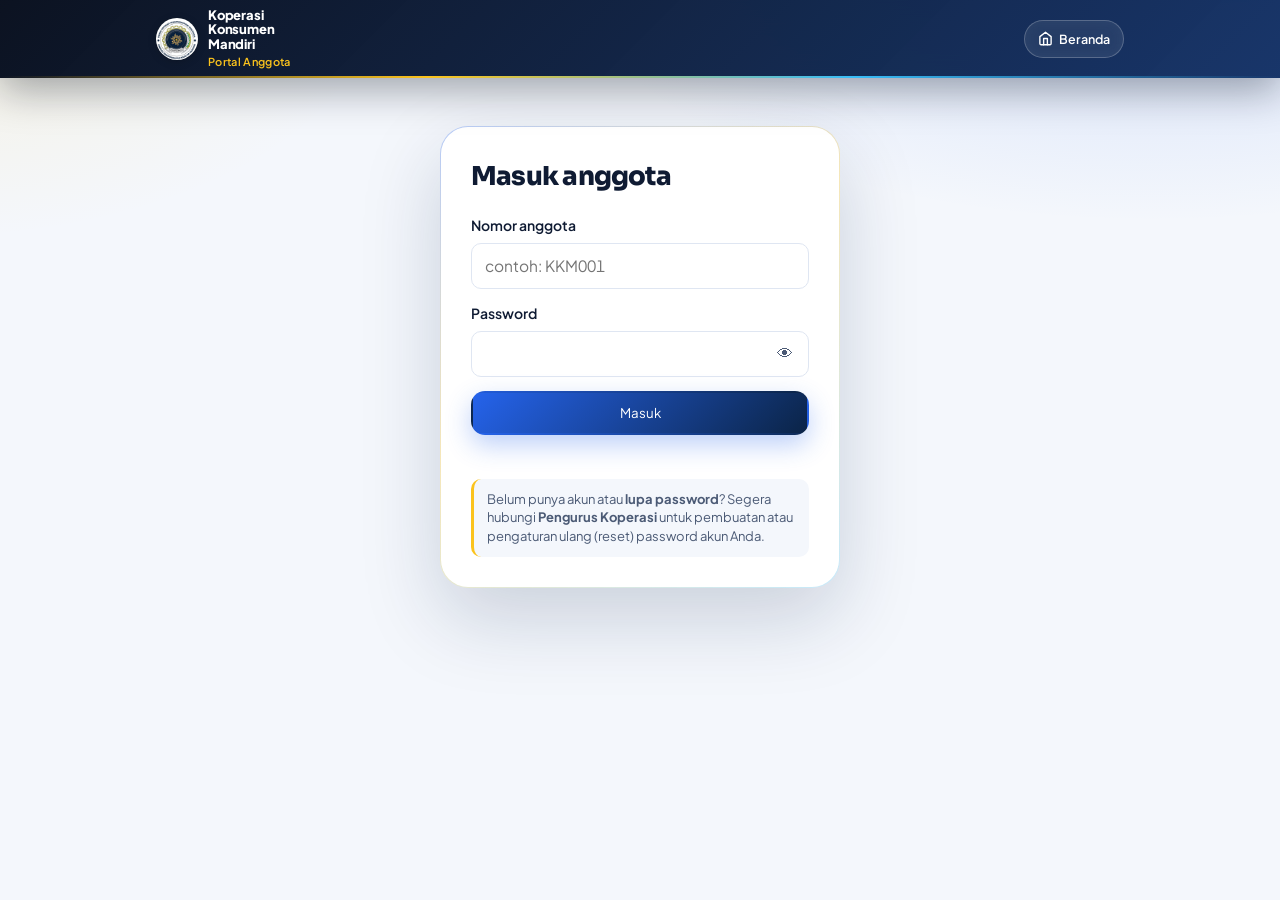
<file: anggota.html>
<!DOCTYPE html>
<html lang="id">
<head>
<meta charset="utf-8">
<meta name="viewport" content="width=device-width, initial-scale=1, viewport-fit=cover">
<meta name="robots" content="noindex,nofollow">
<meta name="theme-color" content="#0b2447">
<title>Portal Anggota — Koperasi Konsumen Mandiri</title>
<link rel="preconnect" href="https://fonts.googleapis.com">
<link rel="preconnect" href="https://fonts.gstatic.com" crossorigin>
<link href="https://fonts.googleapis.com/css2?family=Plus+Jakarta+Sans:wght@400;500;600;700;800&display=swap" rel="stylesheet">
<style>
:root{--bg:#fff;--surf:#f4f7fc;--ink:#0f1b33;--mute:#4b5a75;--brand:#0b2447;--navy:#0b2447;--navy2:#2557a7;--on:#fff;--line:#dfe6f2;--acc:#fbc31d;--ok:#15803d;--bad:#b91c1c;--logo:url(logo.png);--sh:0 6px 24px rgba(11,36,71,.06);box-sizing:border-box}
@media (prefers-color-scheme:dark){:root{--bg:#07142a;--surf:#0d1f3d;--ink:#eef3fb;--mute:#9bb0cf;--navy:#2f5fb3;--navy2:#6ea0f0;--line:#1e3559;--ok:#4ade80;--bad:#ff8a7a;--sh:0 8px 28px rgba(0,0,0,.35)}}
*,*::before,*::after{box-sizing:inherit}
body{margin:0;background:var(--surf);color:var(--ink);font:15.5px/1.55 "Plus Jakarta Sans",system-ui,-apple-system,"Segoe UI",sans-serif;font-variant-numeric:tabular-nums;-webkit-font-smoothing:antialiased;-webkit-tap-highlight-color:transparent;padding-top:env(safe-area-inset-top,0px);padding-bottom:env(safe-area-inset-bottom,0px)}
:focus-visible{outline:3px solid var(--acc);outline-offset:2px}
.wrap{max-width:1000px;margin:0 auto;padding:0 16px}

/* Header Bank Digital & Logo 3 Baris */
header{background:linear-gradient(135deg,#081c3a 0%,#123466 100%);color:#fff;position:sticky;top:0;z-index:10;box-shadow:0 6px 24px rgba(8,28,58,.24);border-bottom:1px solid rgba(255,255,255,.1)}
.bar{display:flex;align-items:center;justify-content:space-between;gap:10px;min-height:68px;padding:8px 0}
.bar-brand{display:flex;align-items:center;gap:10px;text-decoration:none;color:#fff;min-width:0}
.lg{width:42px;height:42px;border-radius:50%;background:#fff var(--logo) center/contain no-repeat;flex:none;box-shadow:0 2px 8px rgba(0,0,0,.2)}
.brand-stack{display:flex;flex-direction:column;font-weight:800;font-size:13px;line-height:1.1;letter-spacing:-.015em;color:#fff}
.brand-sub{font-size:11px;font-weight:600;color:var(--acc);letter-spacing:.03em;margin-top:2px}

/* Tombol Aksi Header Bergaya Bank Digital */
.bar-acts{display:flex;align-items:center;gap:6px;flex:none}
.pill-btn{position:relative;overflow:hidden;display:inline-flex;align-items:center;justify-content:center;gap:6px;min-height:38px;padding:0 13px;border-radius:999px;font:600 12.5px "Plus Jakarta Sans",sans-serif;color:#fff;background:rgba(255,255,255,.11);border:1px solid rgba(255,255,255,.22);backdrop-filter:blur(8px);-webkit-backdrop-filter:blur(8px);cursor:pointer;text-decoration:none;white-space:nowrap;transition:background .2s ease,border-color .2s ease,transform .14s cubic-bezier(.22,1,.36,1),box-shadow .2s ease}
.pill-btn::after{content:"";position:absolute;left:50%;bottom:3px;width:0;height:2px;border-radius:99px;background:var(--acc);transform:translateX(-50%);transition:width .24s cubic-bezier(.22,1,.36,1)}
.pill-btn:hover,.pill-btn:focus-visible{background:rgba(255,255,255,.2);border-color:rgba(255,255,255,.45);transform:translateY(-1px);box-shadow:0 4px 12px rgba(0,0,0,.2)}
.pill-btn:hover::after{width:55%}
.pill-btn:active{transform:scale(.94);background:rgba(251,195,29,.28);border-color:var(--acc)}
.pill-btn.danger{background:rgba(239,68,68,.18);border-color:rgba(252,165,165,.35);color:#fecaca}
.pill-btn.danger:hover{background:rgba(239,68,68,.3);border-color:#fca5a5;color:#fff}
.pill-btn svg{width:15px;height:15px;flex:none}
@media(max-width:560px){.pill-btn{padding:0 10px;min-height:36px}.hide-xs{display:none}}

/* Tombol Universal dengan Ripple & Press */
.btn{position:relative;overflow:hidden;display:inline-flex;align-items:center;justify-content:center;gap:6px;min-height:44px;padding:0 18px;border-radius:11px;font:600 14.5px inherit;font-family:inherit;border:2px solid var(--navy);background:var(--navy);color:var(--on);cursor:pointer;text-decoration:none;transition:transform .16s cubic-bezier(.22,1,.36,1),box-shadow .2s ease,background-color .2s}
.btn::before{content:"";position:absolute;inset:0;background:radial-gradient(circle,rgba(255,255,255,.32) 10%,transparent 10.5%);transform:scale(10);opacity:0;transition:transform .45s,opacity .6s;pointer-events:none}
.btn:active::before{transform:scale(0);opacity:1;transition:0s}
.btn:hover{transform:translateY(-2px);box-shadow:0 6px 16px rgba(11,36,71,.18)}
.btn:active{transform:scale(.96)}
.btn.ok{background:var(--ok);border-color:var(--ok);color:#fff}
.btn.bad{background:transparent;border-color:var(--bad);color:var(--bad)}
.btn.alt{background:transparent;color:var(--navy)}
.btn.alt:hover{background:rgba(37,87,167,.08)}
.btn:disabled{opacity:.55;cursor:not-allowed;transform:none}
[hidden]{display:none!important}
.card{background:var(--bg);border:1px solid var(--line);border-radius:16px;padding:22px;box-shadow:var(--sh)}
label{display:block;font-weight:600;font-size:14px;margin-bottom:6px}
input[type=text],input[type=password],input[type=search]{width:100%;min-height:44px;padding:10px 13px;border:1px solid var(--line);border-radius:10px;background:var(--bg);color:var(--ink);font:inherit;transition:border-color .15s,box-shadow .15s}
input:focus,select:focus,textarea:focus{border-color:var(--navy2);box-shadow:0 0 0 3px rgba(37,87,167,.12);outline:none}
.pw-wrap{position:relative;display:flex;align-items:center}
.pw-wrap input{padding-right:44px}
.pw-eye{position:absolute;right:6px;background:none;border:0;color:var(--mute);cursor:pointer;width:36px;height:36px;display:grid;place-items:center;border-radius:8px;font-size:16px;transition:transform .12s,background .15s}
.pw-eye:hover{color:var(--ink);background:var(--surf)}
.pw-eye:active{transform:scale(.9)}
#login{max-width:400px;margin:48px auto}
#login h1{font-size:23px;font-weight:800;letter-spacing:-.02em;margin:0 0 18px}.f{margin-bottom:14px}
.msg{min-height:20px;font-size:14px;margin-top:10px;color:var(--bad);font-weight:500}
#app{display:none;padding:22px 0 52px}
.tools{display:flex;flex-wrap:wrap;gap:8px;align-items:center;margin-bottom:16px}
.item{background:var(--bg);border:1px solid var(--line);border-radius:14px;padding:18px;margin-bottom:12px;display:grid;gap:10px;box-shadow:var(--sh)}
.item h3{margin:0;font-size:17px;font-weight:700}
.meta{display:grid;gap:6px 16px;grid-template-columns:repeat(auto-fit,minmax(200px,1fr));font-size:14px;color:var(--mute)}
.meta b{color:var(--ink);font-weight:600}
.badge{font-size:11.5px;font-weight:700;padding:3px 10px;border-radius:999px;background:var(--surf);border:1px solid var(--line);white-space:nowrap}
.badge.pending{border-color:var(--acc);color:var(--ink);background:rgba(251,195,29,.16)}.badge.active{color:var(--ok);border-color:var(--ok);background:rgba(21,128,61,.08)}.badge.rejected{color:var(--bad);border-color:var(--bad);background:rgba(185,28,28,.08)}
.top{display:flex;justify-content:space-between;gap:10px;align-items:flex-start}
.acts{display:flex;flex-wrap:wrap;gap:8px}
.empty{text-align:center;color:var(--mute);padding:40px 0}
#toast{position:fixed;left:50%;transform:translateX(-50%);bottom:calc(20px + env(safe-area-inset-bottom,0px));background:var(--brand);color:#fff;padding:12px 18px;border-radius:10px;display:none;max-width:90%;z-index:20;box-shadow:0 8px 24px rgba(0,0,0,.25)}
table{width:100%;border-collapse:collapse;font-size:14px}th,td{text-align:left;padding:9px 8px;border-bottom:1px solid var(--line)}th{color:var(--mute);font-size:12px;font-weight:700;text-transform:uppercase}.scroll{overflow-x:auto}
select,textarea{width:100%;min-height:44px;padding:10px 13px;border:1px solid var(--line);border-radius:10px;background:var(--bg);color:var(--ink);font:inherit}
.res{background:var(--surf);border:1px solid var(--line);border-radius:12px;padding:15px;margin-bottom:14px}.res b{font-size:23px;font-weight:800;letter-spacing:-.02em}
.grid{display:grid;gap:18px}@media(min-width:800px){.grid{grid-template-columns:1fr 1.4fr;align-items:start}}
details summary{cursor:pointer;font-weight:600;padding:6px 0;min-height:32px}
h2{font-size:18px;font-weight:700;letter-spacing:-.01em;margin:0 0 12px}
.kpis{display:grid;gap:12px;grid-template-columns:repeat(auto-fit,minmax(170px,1fr));margin-bottom:22px}
.kpi{background:var(--bg);border:1px solid var(--line);border-radius:14px;padding:16px;box-shadow:var(--sh)}
.kpi small{color:var(--mute);display:block;font-size:13px;font-weight:500}.kpi b{font-size:21px;font-weight:800;letter-spacing:-.02em;display:block;margin-top:4px}
.news{display:grid;gap:14px;grid-template-columns:repeat(auto-fit,minmax(230px,1fr));margin-bottom:26px}
.post{border:1px solid var(--line);border-radius:14px;overflow:hidden;background:var(--bg);box-shadow:var(--sh);transition:transform .16s}.post:hover{transform:translateY(-2px)}.post img,.post .ph{width:100%;height:120px;object-fit:cover;display:block;background:var(--surf)}.post .b{padding:14px}.post h3{margin:5px 0;font-size:15.5px;font-weight:700}.post a{text-decoration:none;color:inherit}.tag{font-size:11px;font-weight:700;color:var(--navy2);text-transform:uppercase;letter-spacing:.05em}
.helper-note{font-size:13px;color:var(--mute);background:var(--surf);padding:11px 13px;border-radius:10px;border-left:3px solid var(--acc);margin:14px 0 0;line-height:1.45}
dialog{border:1px solid var(--line);border-radius:16px;background:var(--bg);color:var(--ink);padding:22px;max-width:390px;width:calc(100% - 32px);box-shadow:0 20px 48px rgba(0,0,0,.25)}dialog::backdrop{background:rgba(0,0,0,.55);backdrop-filter:blur(4px)}dialog h2{margin:0 0 14px;font-size:18px;font-weight:700}
</style>
<link href="https://fonts.googleapis.com/css2?family=Sora:wght@600;700;800&display=swap" rel="stylesheet">
<link rel="stylesheet" href="theme.css">
</head>
<body class="app">
<header>
 <div class="wrap bar">
  <a class="bar-brand" href="index.html">
   <span class="lg" role="img" aria-label="Logo koperasi"></span>
   <div>
    <div class="brand-stack"><span>Koperasi</span><span>Konsumen</span><span>Mandiri</span></div>
    <div class="brand-sub">Portal Anggota</div>
   </div>
  </a>
  <div class="bar-acts">
   <a class="pill-btn" href="index.html" title="Kembali ke Dashboard Utama">
    <svg viewBox="0 0 24 24" fill="none" stroke="currentColor" stroke-width="2.2" stroke-linecap="round" stroke-linejoin="round"><path d="M3 9l9-7 9 7v11a2 2 0 0 1-2 2H5a2 2 0 0 1-2-2z"/><polyline points="9 22 9 12 15 12 15 22"/></svg>
    <span class="hide-xs">Beranda</span>
   </a>
   <button class="pill-btn" id="pwb" type="button" aria-label="Ganti password" hidden>
    <svg viewBox="0 0 24 24" fill="none" stroke="currentColor" stroke-width="2.2" stroke-linecap="round" stroke-linejoin="round"><rect x="3" y="11" width="18" height="11" rx="2"/><path d="M7 11V7a5 5 0 0 1 10 0v4"/></svg>
    <span class="hide-xs">Ganti Password</span>
   </button>
   <button class="pill-btn danger" id="out" type="button" aria-label="Keluar" hidden>
    <svg viewBox="0 0 24 24" fill="none" stroke="currentColor" stroke-width="2.2" stroke-linecap="round" stroke-linejoin="round"><path d="M9 21H5a2 2 0 0 1-2-2V5a2 2 0 0 1 2-2h4"/><polyline points="16 17 21 12 16 7"/><line x1="21" y1="12" x2="9" y2="12"/></svg>
    <span>Keluar</span>
   </button>
  </div>
 </div>
</header>
<main class="wrap">
 <form class="card" id="login" novalidate>
  <h1>Masuk anggota</h1>
  <div class="f"><label for="c">Nomor anggota</label><input id="c" type="text" placeholder="contoh: KKM001" autocapitalize="characters" autocomplete="username" required></div>
  <div class="f"><label for="p">Password</label><div class="pw-wrap"><input id="p" type="password" autocomplete="current-password" required><button type="button" class="pw-eye" data-eye="p" aria-label="Tampilkan password">👁</button></div></div>
  <button class="btn" style="width:100%" type="submit">Masuk</button>
  <div class="msg" id="lm" role="alert"></div>
  <div class="helper-note">
   Belum punya akun atau <strong>lupa password</strong>? Segera hubungi <strong>Pengurus Koperasi</strong> untuk pembuatan atau pengaturan ulang (reset) password akun Anda.
  </div>
 </form>
 <section id="app" aria-label="Pinjaman saya">
  <div style="display:flex;flex-wrap:wrap;justify-content:space-between;align-items:center;gap:8px;margin:0 0 16px">
   <p style="margin:0;font-size:16px">Halo, <b id="nm"></b></p>
   <a href="index.html#dansos" class="btn alt" style="min-height:36px;padding:0 14px;font-size:13px">Ajukan Dana Sosial &rarr;</a>
  </div>
  <div class="kpis" id="kpi"></div>
  <div class="grid">
   <form class="card" id="ap" novalidate>
    <h2>Ajukan pinjaman</h2>
    <div class="f"><label for="a">Nominal pinjaman (Rp)</label><input id="a" type="text" inputmode="numeric" placeholder="contoh: 5.000.000"></div>
    <div class="f"><label for="t">Tenor</label><select id="t"><option>3</option><option>6</option><option selected>12</option><option>24</option></select></div>
    <div class="f"><label for="pu">Tujuan pinjaman</label><textarea id="pu" rows="2" maxlength="255" placeholder="contoh: Kebutuhan pendidikan / renovasi rumah"></textarea></div>
    <div class="res" aria-live="polite">Estimasi cicilan per bulan<br><b id="sim">—</b><br><small id="st" style="color:var(--mute)"></small></div>
    <button class="btn" style="width:100%" type="submit">Kirim pengajuan</button>
    <div class="msg" id="am" role="status"></div>
   </form>
   <div><h2>Pinjaman saya</h2><div id="list" aria-live="polite"></div></div>
  </div>
  <h2 style="margin-top:28px">Berita terbaru</h2><div class="news" id="nw"></div>
  <h2>Laporan usaha</h2>
  <div class="tools" style="display:flex;flex-wrap:wrap;gap:8px;margin-bottom:12px"><select id="ru" aria-label="Unit usaha" style="max-width:260px"><option value="">Semua laporan</option><option value="barang_kemasan">Barang & Makanan Kemasan</option><option value="makanan_jadi">Makanan Jadi</option><option value="konsolidasi">Rekapitulasi Konsolidasi</option></select><select id="ry" aria-label="Tahun" style="max-width:140px"><option value="">Semua tahun</option></select></div>
  <div id="rl" aria-live="polite"></div>
 </section>
</main>
<dialog id="pw" aria-labelledby="pwt"><form id="pwf" novalidate><h2 id="pwt">Ganti password</h2>
 <div class="f"><label for="pw-o">Password lama</label><div class="pw-wrap"><input id="pw-o" type="password" autocomplete="current-password"><button type="button" class="pw-eye" data-eye="pw-o" aria-label="Tampilkan password lama">👁</button></div></div>
 <div class="f"><label for="pw-n">Password baru (minimal 8 karakter)</label><div class="pw-wrap"><input id="pw-n" type="password" autocomplete="new-password"><button type="button" class="pw-eye" data-eye="pw-n" aria-label="Tampilkan password baru">👁</button></div></div>
 <div class="f"><label for="pw-c">Ulangi password baru</label><div class="pw-wrap"><input id="pw-c" type="password" autocomplete="new-password"><button type="button" class="pw-eye" data-eye="pw-c" aria-label="Tampilkan konfirmasi password">👁</button></div></div>
 <div class="acts" style="display:flex;gap:8px"><button class="btn" type="submit">Simpan</button><button class="btn alt" type="button" id="pwc">Batal</button></div>
 <div class="msg" id="pwm" role="status"></div>
 <div class="helper-note" style="margin-top:10px">Lupa password lama? Segera hubungi Pengurus Koperasi untuk reset password.</div>
</form></dialog>
<div id="toast" role="status"></div>
<script src="config.js"></script>
<script>
var API=window.KKM_API||'';
var RATE=1;
var $=function(i){return document.getElementById(i)};
function ss(k,v){try{if(v===undefined)return sessionStorage.getItem(k)||'';if(v===null)sessionStorage.removeItem(k);else sessionStorage.setItem(k,v)}catch(e){return ''}}
var S={token:ss('kkm_m')};
function esc(s){return String(s==null?'':s).replace(/[&<>"']/g,function(c){return{'&':'&amp;','<':'&lt;','>':'&gt;','"':'&quot;',"'":'&#39;'}[c]})}
function rp(n){return 'Rp '+Math.round(n).toLocaleString('id-ID')}
function dt(s){if(!s)return '-';var d=new Date(s);return isNaN(d)?s:d.toLocaleDateString('id-ID',{day:'numeric',month:'short',year:'numeric'})}
function call(b){if(!API)return Promise.reject(new Error('API belum diisi di config.js.'));return fetch(API,{method:'POST',headers:{'Content-Type':'text/plain;charset=utf-8'},body:JSON.stringify(b)}).then(function(r){return r.json()})}
document.addEventListener('click',function(e){
 var eye=e.target.closest('[data-eye]');
 if(eye){var inp=$(eye.dataset.eye);if(inp)inp.type=inp.type==='password'?'text':'password'}
});
function show(l){$('login').style.display=l?'':'none';$('app').style.display=l?'none':'block';$('out').hidden=l;$('pwb').hidden=l}
function logout(m){S.token='';ss('kkm_m',null);show(true);if(m)$('lm').textContent=m}
$('out').onclick=function(){logout()};
$('login').addEventListener('submit',function(e){
 e.preventDefault();var b=e.target.querySelector('button[type=submit]');$('lm').textContent='';
 if(!$('c').value.trim()||!$('p').value){$('lm').textContent='Isi nomor anggota dan password.';return}
 b.disabled=true;
 call({action:'mlogin',code:$('c').value,password:$('p').value}).then(function(j){
  if(j.ok){S.token=j.token;ss('kkm_m',j.token);$('p').value='';show(false);load()}else $('lm').textContent=j.error||'Gagal masuk.';
 }).catch(function(x){$('lm').textContent=x.message||'Koneksi gagal.'}).then(function(){b.disabled=false});
});
var LL={pending:'Menunggu persetujuan',approved:'Berjalan',rejected:'Ditolak',paid_off:'Lunas'},IL={paid:'Lunas',overdue:'Jatuh tempo',unpaid:'Belum bayar'};
function load(){
 $('list').innerHTML='<p class="empty">Memuat…</p>';
 call({action:'mloans',token:S.token}).then(function(j){
  if(j.expired){logout(j.error);return}
  if(!j.ok){$('list').innerHTML='<p class="empty">'+esc(j.error)+'</p>';return}
  $('nm').textContent=j.name;S.name=j.name;S.k={left:0,next:null};j.installments.forEach(function(i){if(i.status!=='paid'){S.k.left+=i.total_due-i.paid_amount;if(!S.k.next||i.due_date<S.k.next.due_date)S.k.next=i}});renderK();loadX();
  var L=j.loans.slice().reverse();
  if(!L.length){$('list').innerHTML='<p class="empty">Belum ada pinjaman.</p>';return}
  $('list').innerHTML=L.map(function(l){
   var I=j.installments.filter(function(i){return i.loan_code===l.loan_code}),left=I.reduce(function(a,i){return a+(i.status==='paid'?0:i.total_due-i.paid_amount)},0);
   var nx=I.filter(function(i){return i.status!=='paid'})[0];
   return '<article class="item" style="margin-bottom:12px"><div class="top"><div><h3>'+rp(l.amount_requested)+' · '+l.tenor_months+' bulan</h3><span style="font-size:13px;color:var(--mute)">'+esc(l.loan_code)+'</span></div><span class="badge '+(l.status==='approved'?'active':l.status==='rejected'?'rejected':l.status==='pending'?'pending':'')+'">'+esc(LL[l.status]||l.status)+'</span></div>'+
   '<div class="meta"><div>Tujuan<br><b>'+esc(l.purpose)+'</b></div><div>Diajukan<br><b>'+dt(l.submitted_at)+'</b></div>'+(I.length?'<div>Sisa tagihan<br><b>'+rp(left)+'</b></div>':'')+(nx&&l.status==='approved'?'<div>Cicilan terdekat<br><b>'+rp(nx.total_due)+' · '+dt(nx.due_date)+'</b></div>':'')+'</div>'+
   (I.length?'<details><summary>Jadwal cicilan</summary><div class="scroll"><table><thead><tr><th>#</th><th>Jatuh tempo</th><th>Tagihan</th><th>Status</th></tr></thead><tbody>'+I.map(function(i){return '<tr><td>'+i.installment_no+'</td><td>'+dt(i.due_date)+'</td><td>'+rp(i.total_due)+'</td><td>'+IL[i.status]+'</td></tr>'}).join('')+'</tbody></table></div></details>':'')+'</article>'}).join('');
 }).catch(function(){$('list').innerHTML='<p class="empty">Koneksi gagal. Muat ulang halaman.</p>'});
}

function renderK(){
 var k=S.k||{left:0,next:null},K=[['Simpanan pokok',S.sav==null?'…':rp(S.sav)],['Sisa tagihan pinjaman',rp(k.left)],['Cicilan terdekat',k.next?rp(k.next.total_due)+'<small style="display:block;font-weight:400;color:var(--mute);font-size:13px">'+dt(k.next.due_date)+'</small>':'—']];
 $('kpi').innerHTML=K.map(function(x){return '<div class="kpi"><small>'+x[0]+'</small><b>'+x[1]+'</b></div>'}).join('');
}
var UN={barang_kemasan:'Barang & Makanan Kemasan',makanan_jadi:'Makanan Jadi',konsolidasi:'Konsolidasi'};
function img(id){return 'https://drive.google.com/thumbnail?id='+id+'&sz=w500'}
function loadX(){
 call({action:'mhome',token:S.token}).then(function(j){
  if(!j.ok)return;S.sav=j.savings;renderK();
  $('nw').innerHTML=j.news.length?j.news.map(function(n){return '<article class="post">'+(n.image_id?'<img loading="lazy" alt="" src="'+img(n.image_id)+'">':'<div class="ph"></div>')+'<div class="b"><span class="tag">'+esc(n.category)+'</span><h3><a href="berita.html?slug='+encodeURIComponent(n.slug)+'">'+esc(n.title)+'</a></h3><small style="color:var(--mute)">'+dt(n.published_at)+'</small></div></article>'}).join(''):'<p class="empty">Belum ada berita.</p>';
 }).catch(function(){});
 call({action:'reports',token:S.token}).then(function(j){if(j.ok){S.reps=j.reports;var ys={};j.reports.forEach(function(r){ys[String(r.published_at).slice(0,4)]=1});$('ry').innerHTML='<option value="">Semua tahun</option>'+Object.keys(ys).sort().reverse().map(function(y){return '<option>'+y+'</option>'}).join('');renderR()}}).catch(function(){});
}
function renderR(){
 var u=$('ru').value,y=$('ry').value,R=(S.reps||[]).filter(function(r){return(!u||r.business_unit===u)&&(!y||String(r.published_at).slice(0,4)===y)});
 $('rl').innerHTML=R.length?R.map(function(r){return '<article class="item" style="margin-bottom:12px"><div class="top"><div><h3>'+esc(r.title)+'</h3><span style="font-size:13px;color:var(--mute)">'+esc(r.period_label)+' · '+esc(UN[r.business_unit]||r.business_unit)+' · '+dt(r.published_at)+' · '+r.file_size_kb+' KB</span></div></div><div class="meta"><div>Omzet kemasan<br><b>'+rp(r.packaged_goods_sales)+'</b></div><div>Omzet makanan jadi<br><b>'+rp(r.ready_meals_sales)+'</b></div></div>'+(r.summary?'<div style="font-size:14px;color:var(--mute)">'+esc(r.summary)+'</div>':'')+'<div class="acts"><button class="btn alt" data-dl="'+esc(r.report_code)+'">Unduh Laporan (PDF)</button></div></article>'}).join(''):'<p class="empty">Tidak ada laporan.</p>';
}
$('ru').addEventListener('input',renderR);$('ry').addEventListener('input',renderR);
$('rl').addEventListener('click',function(e){
 var b=e.target.closest('[data-dl]');if(!b)return;b.disabled=true;
 call({action:'report_download',token:S.token,report_code:b.dataset.dl}).then(function(j){
  b.disabled=false;if(j.expired){logout(j.error);return}if(!j.ok){alert(j.error||'Gagal mengunduh.');return}
  var s=atob(j.data),u=new Uint8Array(s.length);for(var i=0;i<s.length;i++)u[i]=s.charCodeAt(i);
  var a=document.createElement('a');a.href=URL.createObjectURL(new Blob([u],{type:'application/pdf'}));a.download=j.name;document.body.appendChild(a);a.click();a.remove();
 }).catch(function(){b.disabled=false;alert('Koneksi gagal.')});
});
function fmtRibuan(el){
 var raw=(el.value||'').replace(/\D/g,'');
 el.value=raw?parseInt(raw,10).toLocaleString('id-ID'):'';
 return parseInt(raw,10)||0;
}
function sim(){
 var P=fmtRibuan($('a')),n=parseInt($('t').value,10);
 if(!P){$('sim').textContent='—';$('st').textContent='';return}
 var jasa=Math.round(P*RATE/100*n),tot=P+jasa;
 $('sim').textContent=rp(Math.floor(tot/n));$('st').textContent='Total bayar '+rp(tot)+' selama '+n+' bulan (jasa '+RATE+'% per bulan)';
}
$('a').addEventListener('input',sim);$('t').addEventListener('input',sim);
$('ap').addEventListener('submit',function(e){
 e.preventDefault();var b=e.target.querySelector('button'),m=$('am');m.style.color='';
 var amt=($('a').value||'').replace(/\D/g,'');
 if(!amt||!$('pu').value.trim()){m.style.color='var(--bad)';m.textContent='Isi nominal dan tujuan pinjaman.';return}
 b.disabled=true;m.textContent='Mengirim…';
 call({action:'mapply',token:S.token,amount:amt,tenor:$('t').value,purpose:$('pu').value}).then(function(j){
  if(j.expired){logout(j.error);return}
  if(j.ok){e.target.reset();sim();m.style.color='var(--ok)';m.textContent='Pengajuan terkirim ('+j.loan_code+'). Menunggu persetujuan pengurus.';load()}
  else{m.style.color='var(--bad)';m.textContent=j.error||'Gagal.'}
 }).catch(function(){m.style.color='var(--bad)';m.textContent='Koneksi gagal.'}).then(function(){b.disabled=false});
});

$('pwb').onclick=function(){$('pwf').reset();$('pwm').textContent='';$('pw').showModal()};
$('pwc').onclick=function(){$('pw').close()};
$('pwf').addEventListener('submit',function(e){
 e.preventDefault();var o=$('pw-o').value,n=$('pw-n').value,c=$('pw-c').value,m=$('pwm');m.style.color='var(--bad)';
 if(!o||!n){m.textContent='Isi semua kolom.';return}
 if(n.length<8){m.textContent='Password baru minimal 8 karakter.';return}
 if(n!==c){m.textContent='Konfirmasi password tidak sama.';return}
 var b=e.target.querySelector('button[type=submit]');b.disabled=true;
 call({action:'change_password',token:S.token,old_password:o,new_password:n}).then(function(j){
  b.disabled=false;if(j.expired){$('pw').close();logout(j.error);return}
  if(j.ok){m.style.color='var(--ok)';m.textContent='Password berhasil diganti.';e.target.reset();setTimeout(function(){$('pw').close()},1200)}else m.textContent=j.error||'Gagal.';
 }).catch(function(){b.disabled=false;m.textContent='Koneksi gagal.'});
});
if(S.token){show(false);load()}else show(true);
</script>
</body>
</html>
</file>
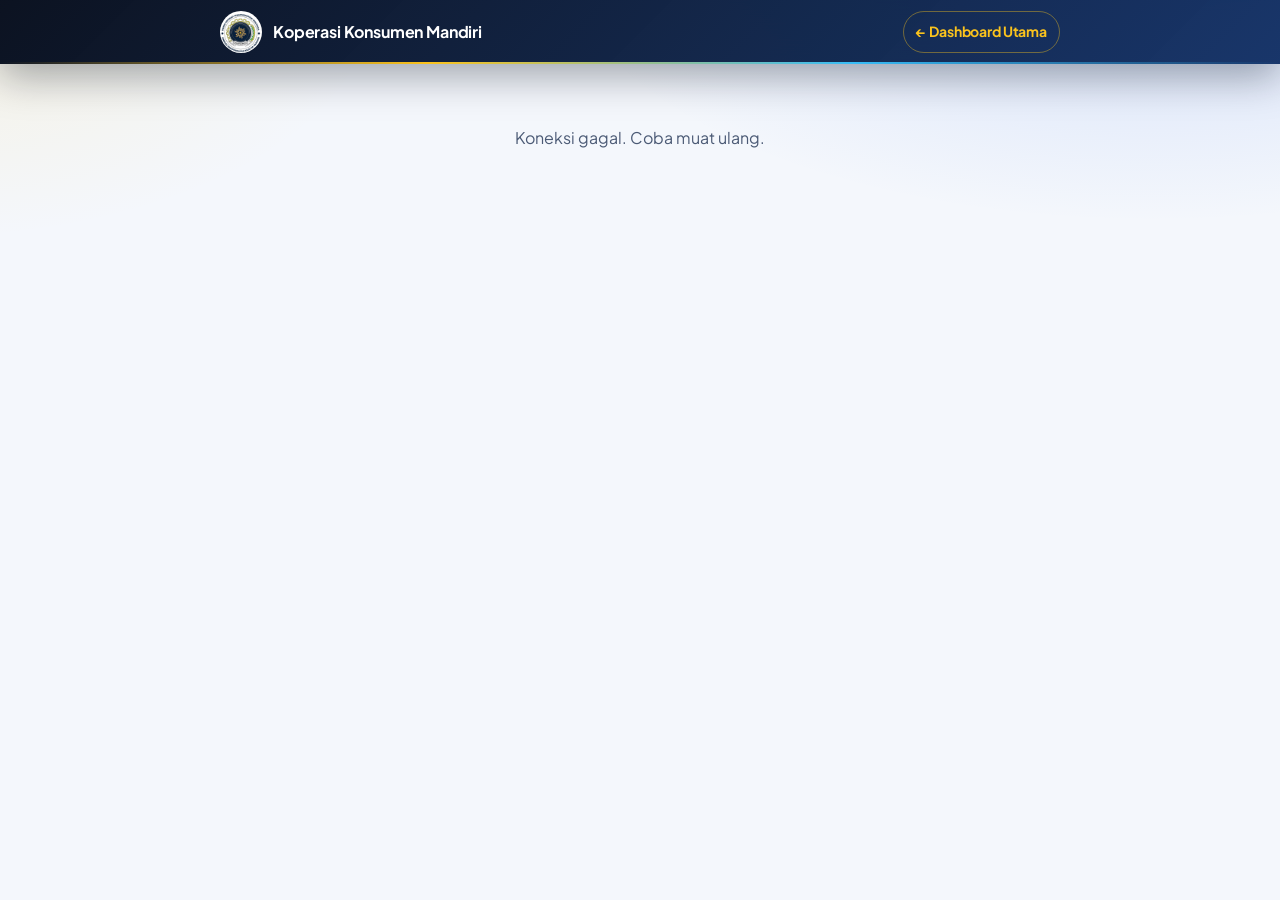
<file: berita.html>
<!DOCTYPE html>
<html lang="id">
<head>
<meta charset="utf-8">
<meta name="viewport" content="width=device-width, initial-scale=1, viewport-fit=cover">
<meta name="theme-color" content="#0b2447">
<link rel="icon" type="image/png" href="logo.png">
<title>Berita Kegiatan — Koperasi Konsumen Mandiri</title>
<link rel="preconnect" href="https://fonts.googleapis.com">
<link rel="preconnect" href="https://fonts.gstatic.com" crossorigin>
<link href="https://fonts.googleapis.com/css2?family=Plus+Jakarta+Sans:wght@400;500;600;700;800&display=swap" rel="stylesheet">
<style>
:root{--bg:#fff;--surf:#f4f7fc;--ink:#0f1b33;--mute:#4b5a75;--brand:#0b2447;--navy2:#2557a7;--line:#dfe6f2;--acc:#fbc31d;--sh:0 6px 24px rgba(11,36,71,.06);box-sizing:border-box;padding-top:env(safe-area-inset-top,0px);padding-bottom:env(safe-area-inset-bottom,0px)}
@media (prefers-color-scheme:dark){:root{--bg:#07142a;--surf:#0d1f3d;--ink:#eef3fb;--mute:#9bb0cf;--navy2:#6ea0f0;--line:#1e3559;--sh:0 8px 28px rgba(0,0,0,.35)}}
*,*::before,*::after{box-sizing:inherit}
body{margin:0;background:var(--bg);color:var(--ink);font:16px/1.7 "Plus Jakarta Sans",system-ui,-apple-system,"Segoe UI",sans-serif;font-variant-numeric:tabular-nums;-webkit-font-smoothing:antialiased}
:focus-visible{outline:3px solid var(--acc);outline-offset:2px}
.wrap{max-width:880px;margin:0 auto;padding:0 20px}
header{background:var(--brand);color:#fff;position:sticky;top:0;z-index:10;box-shadow:0 4px 18px rgba(11,36,71,.18)}
.bar{display:flex;align-items:center;gap:12px;min-height:64px}
.bar a{color:#fff;text-decoration:none;font-weight:700;display:flex;align-items:center;gap:11px;flex:1;letter-spacing:-.01em}
.lg{width:42px;height:42px;border-radius:50%;background:#fff url(logo.png) center/contain no-repeat;flex:none}
.back{font-weight:600;font-size:14px;color:var(--acc)!important;flex:none!important;padding:8px 12px;border-radius:8px;border:1px solid rgba(251,195,29,.4)}
main{padding:36px 0 64px}
h1{font-size:clamp(26px,5vw,38px);font-weight:800;line-height:1.18;margin:8px 0 12px;letter-spacing:-.02em}
.tag{display:inline-block;font-size:11.5px;font-weight:700;color:var(--navy2);text-transform:uppercase;letter-spacing:.06em;background:var(--surf);padding:3px 10px;border-radius:999px;border:1px solid var(--line)}
.meta{color:var(--mute);font-size:14px}
.hero{width:100%;max-height:440px;object-fit:cover;border-radius:16px;margin:18px 0;background:var(--surf);box-shadow:var(--sh)}
.body{font-size:16.5px;line-height:1.75}.body p{margin:0 0 1.15em}
.list{display:grid;gap:18px;margin-top:24px}
.post{display:grid;gap:14px;background:var(--bg);border:1px solid var(--line);border-radius:14px;overflow:hidden;box-shadow:var(--sh);transition:transform .15s}
.post:hover{transform:translateY(-2px)}
.post img,.post .ph{width:100%;height:170px;object-fit:cover;background:var(--surf);display:block}
.post .b{padding:0 18px 18px}.post h2{margin:8px 0 6px;font-size:19px;font-weight:700;line-height:1.3}.post a{color:inherit;text-decoration:none}.post a:hover{color:var(--navy2)}.post p{margin:6px 0 0;color:var(--mute);font-size:14.5px;line-height:1.55}
@media(min-width:700px){.post{grid-template-columns:250px 1fr}.post img,.post .ph{height:100%;min-height:165px}.post .b{padding:18px 18px 18px 0}}
.empty{color:var(--mute);text-align:center;padding:44px 0}
</style>
<link href="https://fonts.googleapis.com/css2?family=Sora:wght@600;700;800&display=swap" rel="stylesheet">
<link rel="stylesheet" href="theme.css">
</head>
<body class="pub">
<header><div class="wrap bar"><a href="index.html"><span class="lg" role="img" aria-label="Logo koperasi"></span>Koperasi Konsumen Mandiri</a><a class="back" href="index.html">&larr; Dashboard Utama</a></div></header>
<main class="wrap" id="m"><p class="empty">Memuat…</p></main>
<script src="config.js"></script>
<script>
var API=window.KKM_API||'',$=function(i){return document.getElementById(i)};
function esc(s){return String(s==null?'':s).replace(/[&<>"']/g,function(c){return{'&':'&amp;','<':'&lt;','>':'&gt;','"':'&quot;',"'":'&#39;'}[c]})}
function dt(s){var d=new Date(s);return isNaN(d)?'':d.toLocaleDateString('id-ID',{day:'numeric',month:'long',year:'numeric'})}
function img(id,w){return 'https://drive.google.com/thumbnail?id='+id+'&sz=w'+w}
var slug=new URLSearchParams(location.search).get('slug');
if(!API){$('m').innerHTML='<p class="empty">Berita akan tampil setelah sistem terhubung.</p>'}
else if(slug){
 fetch(API+'?action=news&slug='+encodeURIComponent(slug)).then(function(r){return r.json()}).then(function(j){
  if(!j.ok){$('m').innerHTML='<p class="empty">'+esc(j.error||'Berita tidak ditemukan.')+'</p><p style="text-align:center"><a href="berita.html">Lihat semua berita</a></p>';return}
  var n=j.news;document.title=n.title+' — Koperasi Konsumen Mandiri';
  $('m').innerHTML='<span class="tag">'+esc(n.category)+'</span><h1>'+esc(n.title)+'</h1><div class="meta">'+dt(n.published_at)+'</div>'+(n.image_id?'<img class="hero" alt="Foto kegiatan: '+esc(n.title)+'" src="'+img(n.image_id,1200)+'">':'')+'<div class="body">'+String(n.content).split(/\n\s*\n/).map(function(p){return '<p>'+esc(p).replace(/\n/g,'<br>')+'</p>'}).join('')+'</div><p style="display:flex;gap:18px;flex-wrap:wrap;margin-top:28px;padding-top:18px;border-top:1px solid var(--line);font-weight:600"><a href="berita.html">&larr; Kembali ke daftar berita</a><a href="index.html">&larr; Dashboard Utama</a></p>';
 }).catch(function(){$('m').innerHTML='<p class="empty">Koneksi gagal. Coba muat ulang.</p>'});
}else{
 fetch(API+'?action=public').then(function(r){return r.json()}).then(function(j){
  $('m').innerHTML='<h1>Berita kegiatan</h1><div class="meta">Kegiatan usaha, keanggotaan, rapat anggota, dan kegiatan sosial.</div><div class="list">'+(j.news.length?j.news.map(function(n){return '<article class="post">'+(n.image_id?'<img loading="lazy" alt="" src="'+img(n.image_id,500)+'">':'<div class="ph"></div>')+'<div class="b"><span class="tag">'+esc(n.category)+'</span><h2><a href="berita.html?slug='+encodeURIComponent(n.slug)+'">'+esc(n.title)+'</a></h2><div class="meta">'+dt(n.published_at)+'</div><p>'+esc(n.excerpt)+'</p></div></article>'}).join(''):'<p class="empty">Belum ada berita.</p>')+'</div>';
 }).catch(function(){$('m').innerHTML='<p class="empty">Koneksi gagal. Coba muat ulang.</p>'});
}
</script>
</body>
</html>
</file>
<file: theme.css>
/* =====================================================================
   theme.css — Tema "Futuristik Modern" Koperasi Konsumen Mandiri
   Dimuat SETELAH <style> bawaan tiap halaman. Hanya mengubah tampilan,
   tidak menyentuh HTML/JS/fungsi. Hapus <link> ke file ini untuk kembali.
   ===================================================================== */
:root{--cy:#38bdf8;--bl:#2563eb;--fd:"Sora","Plus Jakarta Sans",system-ui,sans-serif;--glow:0 18px 50px rgba(11,36,71,.10);--r:24px}
@media (prefers-color-scheme:dark){:root{--glow:0 18px 50px rgba(0,0,0,.45)}}
h1,h2,h3,.kpi b,.stat b,.res b,#login h1{font-family:var(--fd)}
h2.t{letter-spacing:-.03em}
body{background:radial-gradient(1100px 520px at 100% -8%,rgba(37,99,235,.10),transparent 60%),radial-gradient(800px 460px at -8% 12%,rgba(251,195,29,.10),transparent 60%),var(--bg)}
body{min-height:100vh;min-height:100dvh}
.app header .bar{padding-left:16px;padding-right:16px}
body.app,body.pub{background:radial-gradient(1000px 460px at 90% -6%,rgba(37,99,235,.16),transparent 60%),radial-gradient(760px 400px at -6% 0%,rgba(251,195,29,.12),transparent 60%),var(--surf)}

/* ---------- Tombol ---------- */
.btn{border:2px solid transparent;border-radius:14px;background:linear-gradient(135deg,var(--bl),#0b2447);color:#fff;box-shadow:0 10px 26px rgba(37,99,235,.30)}
.btn:hover{filter:brightness(1.1);box-shadow:0 14px 32px rgba(37,99,235,.38)}
.btn.ghost,.btn.alt{background:transparent;color:var(--navy);box-shadow:inset 0 0 0 1.5px var(--line)}
.btn.ghost:hover,.btn.alt:hover{background:rgba(56,189,248,.10);box-shadow:inset 0 0 0 1.5px var(--cy)}
.btn.ok{background:linear-gradient(135deg,#16a34a,#15803d);box-shadow:0 8px 22px rgba(22,163,74,.28);color:#fff}
.btn.bad{background:transparent;border-color:var(--bad);color:var(--bad);box-shadow:none}
.btn:disabled{filter:grayscale(.4)}

/* ---------- Kartu, form, tabel ---------- */
.card{border:1px solid transparent;border-radius:var(--r);background:linear-gradient(var(--bg),var(--bg)) padding-box,linear-gradient(145deg,rgba(37,99,235,.30),rgba(251,195,29,.30) 45%,rgba(56,189,248,.24)) border-box;box-shadow:var(--glow)}
input,select,textarea{border-radius:14px;background:var(--surf)}
input:focus,select:focus,textarea:focus{border-color:var(--cy);box-shadow:0 0 0 4px rgba(56,189,248,.20)}
th{background:var(--surf)}th:first-child{border-radius:10px 0 0 10px}th:last-child{border-radius:0 10px 10px 0}
tbody tr:hover{background:rgba(56,189,248,.07)}
.res{border-radius:18px;background:linear-gradient(135deg,rgba(37,99,235,.09),rgba(251,195,29,.12));border:1px solid var(--line)}
.steps li::before{background:linear-gradient(135deg,#ffd75a,var(--acc));box-shadow:0 4px 12px rgba(251,195,29,.4)}
.badge{letter-spacing:.01em}

/* ---------- Kartu berita ---------- */
.post{border-radius:22px;box-shadow:var(--glow);transition:transform .25s cubic-bezier(.22,1,.36,1),box-shadow .25s}
.post:hover{transform:translateY(-4px);box-shadow:0 26px 60px rgba(11,36,71,.18)}
.post .ph,.post>img{overflow:hidden}
.post .ph img,.post>img{transition:transform .5s cubic-bezier(.22,1,.36,1)}
.post:hover .ph img,.post:hover>img{transform:scale(1.05)}
.tag{display:inline-block;background:rgba(37,99,235,.10);padding:3px 10px;border-radius:999px;letter-spacing:.04em}

/* ---------- Header aplikasi (admin, anggota) & publik (berita) ---------- */
.app header,.pub header{background:linear-gradient(135deg,rgba(4,11,26,.97),rgba(13,44,98,.95));-webkit-backdrop-filter:blur(14px);backdrop-filter:blur(14px);border-bottom:0;box-shadow:0 12px 40px rgba(4,11,26,.35)}
.app header::after,.pub header::after{content:"";position:absolute;left:0;right:0;bottom:0;height:2px;background:linear-gradient(90deg,transparent,var(--acc),var(--cy),transparent)}
.app .pill-btn,.pub .back{border-radius:999px}
#login{border-radius:28px;padding:30px;box-shadow:0 30px 80px rgba(11,36,71,.18)}
#login h1{font-size:26px;letter-spacing:-.03em}
.tab{background:var(--bg)}
.tab[aria-pressed=true]{background:linear-gradient(135deg,var(--bl),#0b2447);border-color:transparent;box-shadow:0 8px 20px rgba(37,99,235,.32)}
.kpi{position:relative;overflow:hidden;border-radius:20px;border:1px solid var(--line);background:var(--bg);box-shadow:var(--glow)}
.kpi::after{content:"";position:absolute;right:-30px;top:-30px;width:90px;height:90px;border-radius:50%;background:radial-gradient(circle,rgba(56,189,248,.28),transparent 70%)}
.kpi b{background:linear-gradient(135deg,var(--navy),var(--bl));-webkit-background-clip:text;background-clip:text;color:transparent;-webkit-text-fill-color:transparent;letter-spacing:-.03em}
.kpi small{-webkit-text-fill-color:var(--mute)}
@media (prefers-color-scheme:dark){.kpi b{background-image:linear-gradient(135deg,#fff,var(--cy))}}
.item{border-radius:20px;box-shadow:var(--glow);transition:transform .2s,box-shadow .2s}
.item:hover{transform:translateY(-2px)}
dialog{border-radius:24px;border:1px solid var(--line);box-shadow:0 40px 100px rgba(4,11,26,.5)}
dialog::backdrop{background:rgba(4,11,26,.6);-webkit-backdrop-filter:blur(6px);backdrop-filter:blur(6px)}

/* ======================= HALAMAN UTAMA (body.site) ======================= */
:root body.site header{position:fixed;left:0;right:0;top:env(safe-area-inset-top,0px);background:transparent;border:0;-webkit-backdrop-filter:none;backdrop-filter:none;padding:0 10px;pointer-events:none}
.site header>*{pointer-events:auto}
.site header .bar{margin:10px auto 0;width:100%;max-width:1160px;min-height:64px;padding:6px 14px 6px 16px;border-radius:22px;background:rgba(255,255,255,.9);-webkit-backdrop-filter:blur(18px) saturate(1.5);backdrop-filter:blur(18px) saturate(1.5);border:1px solid rgba(255,255,255,.7);box-shadow:0 12px 40px rgba(4,11,26,.16);transition:background .25s,box-shadow .25s}
.site header.scrolled .bar{background:rgba(255,255,255,.96);box-shadow:0 16px 48px rgba(4,11,26,.22)}
.site #mnav{margin:8px auto 0;max-width:1160px;border:1px solid var(--line);border-radius:22px;box-shadow:0 28px 70px rgba(4,11,26,.30)}
.site .sub-menu{border-radius:18px;backdrop-filter:blur(14px)}
@media (prefers-color-scheme:dark){
 :root body.site header .bar{background:rgba(8,20,42,.68);border-color:rgba(255,255,255,.10)}
 :root body.site header.scrolled .bar{background:rgba(8,20,42,.9)}
}
.site .brand-stack{font-family:var(--fd);font-weight:700}

/* Hero */
.site .hero{position:relative;overflow:hidden;isolation:isolate;color:#fff;padding:128px 0 84px;background:radial-gradient(900px 560px at 82% 6%,rgba(37,99,235,.55),transparent 62%),radial-gradient(640px 460px at 4% 96%,rgba(251,195,29,.20),transparent 62%),linear-gradient(165deg,#040b1a 0%,#08183a 52%,#0b2447 100%)}
.site .hero::before{content:"";position:absolute;inset:0;z-index:-1;background-image:linear-gradient(rgba(255,255,255,.055) 1px,transparent 1px),linear-gradient(90deg,rgba(255,255,255,.055) 1px,transparent 1px);background-size:52px 52px;-webkit-mask-image:radial-gradient(ellipse 75% 62% at 62% 34%,#000 15%,transparent 72%);mask-image:radial-gradient(ellipse 75% 62% at 62% 34%,#000 15%,transparent 72%)}
.site .hero::after{content:"";position:absolute;z-index:-1;width:560px;height:560px;right:-160px;top:-140px;border-radius:50%;background:radial-gradient(circle,rgba(56,189,248,.34),transparent 65%);filter:blur(30px);animation:drift 16s ease-in-out infinite alternate}
@keyframes drift{to{transform:translate(-90px,70px) scale(1.12)}}
@media (min-width:960px){.site .hero{min-height:min(94vh,860px);display:flex;align-items:center;padding:140px 0 100px}.site .hero>.wrap{width:100%}}
.site .hero h1{font-size:clamp(34px,6.2vw,68px);line-height:1.04;letter-spacing:-.04em;margin-bottom:20px;text-wrap:balance}
.site .hero p.lead{color:#cfdcf5;opacity:1;font-size:clamp(16px,1.6vw,19px)}
.eyebrow::before{content:"";display:inline-block;width:7px;height:7px;border-radius:50%;background:var(--acc);box-shadow:0 0 0 4px rgba(251,195,29,.25),0 0 14px var(--acc);margin-right:8px;vertical-align:1px}
.site .hero .btn{background:linear-gradient(135deg,#ffe07a,var(--acc));color:#0b2447;box-shadow:0 12px 32px rgba(251,195,29,.36)}
.site .hero .btn.ghost{background:rgba(255,255,255,.08);color:#fff;box-shadow:inset 0 0 0 1.5px rgba(255,255,255,.4);-webkit-backdrop-filter:blur(8px);backdrop-filter:blur(8px)}
.site .hero .btn.ghost:hover{background:rgba(255,255,255,.16)}
.site .panel{position:relative;border:1px solid transparent;border-radius:28px;padding:28px;background:linear-gradient(160deg,rgba(18,44,96,.92),rgba(8,22,50,.94)) padding-box,linear-gradient(140deg,rgba(251,195,29,.85),rgba(56,189,248,.5) 50%,rgba(255,255,255,.12)) border-box;-webkit-backdrop-filter:blur(22px);backdrop-filter:blur(22px);box-shadow:0 30px 80px rgba(0,0,0,.45),inset 0 1px 0 rgba(255,255,255,.18)}
.site .stat{border-top-color:rgba(255,255,255,.12)}
.site .stat b{background:linear-gradient(180deg,#fff 10%,var(--acc));-webkit-background-clip:text;background-clip:text;color:transparent;-webkit-text-fill-color:transparent;text-shadow:none}
@keyframes rise{from{opacity:0;transform:translateY(22px)}}
.site .hero .wrap>div>*{animation:rise .8s cubic-bezier(.22,1,.36,1) both}
.site .hero .wrap>div>:nth-child(2){animation-delay:.08s}.site .hero .wrap>div>:nth-child(3){animation-delay:.16s}.site .hero .wrap>div>:nth-child(4){animation-delay:.24s}
.site .hero .panel{animation:rise .9s .3s cubic-bezier(.22,1,.36,1) both}
.scroll-cue{position:absolute;left:50%;bottom:26px;transform:translateX(-50%);width:26px;height:42px;border:1.5px solid rgba(255,255,255,.45);border-radius:14px;display:none}
.scroll-cue::after{content:"";position:absolute;left:50%;top:8px;width:4px;height:8px;margin-left:-2px;border-radius:2px;background:var(--acc);animation:cue 1.8s ease-in-out infinite}
@keyframes cue{0%{opacity:0;transform:translateY(0)}30%{opacity:1}100%{opacity:0;transform:translateY(14px)}}
@media (min-width:960px){.scroll-cue{display:block}}

/* Seksi */
.site section{padding:clamp(60px,8vw,104px) 0}
.site .hero{padding-bottom:84px}
.site section.alt{background:radial-gradient(rgba(37,87,167,.13) 1px,transparent 1px) 0 0/22px 22px,var(--surf)}
.site h2.t::after{content:"";display:block;width:56px;height:4px;border-radius:99px;margin-top:14px;background:linear-gradient(90deg,var(--acc),var(--cy))}
.site .sub{margin-bottom:36px}

/* Unit usaha: 3 kartu */
.site .units{display:grid;gap:16px;border:0;background:none;box-shadow:none;padding:0;border-radius:0}
.site .unit{position:relative;overflow:hidden;display:flex;flex-direction:column;gap:10px;padding:28px;border:1px solid var(--line);border-radius:var(--r);background:var(--bg);box-shadow:var(--glow);transition:transform .25s cubic-bezier(.22,1,.36,1),border-color .25s}
.site .unit:last-child{border-bottom:1px solid var(--line)}
.site .unit:hover{transform:translateY(-4px);border-color:var(--cy)}
.site .unit::after{content:"";position:absolute;right:-50px;top:-50px;width:150px;height:150px;border-radius:50%;background:radial-gradient(circle,rgba(251,195,29,.22),transparent 70%)}
.site .unit .n{display:inline-grid;place-items:center;width:46px;height:46px;border-radius:15px;background:linear-gradient(135deg,var(--bl),#0b2447);color:var(--acc);font-family:var(--fd);letter-spacing:0;box-shadow:0 8px 20px rgba(37,99,235,.3)}
.site .unit h3{font-size:20px;letter-spacing:-.02em}
@media (min-width:960px){.site .units{grid-template-columns:repeat(3,1fr)}}

/* Dana sosial, banner unduhan */
.site .dansos-rules li{border-radius:18px;border-left-width:5px}
.site .nominal-pill{background:linear-gradient(135deg,rgba(22,163,74,.14),rgba(56,189,248,.14))}
.site .branch-box{border-radius:18px;border-style:dashed}
.site .lock-banner{border:0;border-radius:var(--r);color:#fff;padding:22px 24px;background:radial-gradient(420px 200px at 100% 0,rgba(56,189,248,.35),transparent 70%),linear-gradient(135deg,#071a3d,#133e86);box-shadow:0 24px 60px rgba(11,36,71,.3)}
.site .lock-text strong{color:#fff;font-family:var(--fd)}
.site .lock-text span{color:rgba(255,255,255,.78)}
.site .lock-ico{background:rgba(255,255,255,.12);box-shadow:inset 0 0 0 1px rgba(255,255,255,.2)}
.site .lock-banner .btn{background:linear-gradient(135deg,#ffe07a,var(--acc));color:#0b2447;box-shadow:0 10px 26px rgba(251,195,29,.34)}

/* Footer */
.site footer{position:relative;background:radial-gradient(600px 260px at 85% 0,rgba(37,99,235,.35),transparent 70%),linear-gradient(165deg,#040b1a,#0b2447);padding:56px 0}
.site footer::before{content:"";position:absolute;left:0;right:0;top:0;height:2px;background:linear-gradient(90deg,transparent,var(--acc),var(--cy),transparent)}
.site footer strong{font-family:var(--fd);font-size:18px;letter-spacing:-.02em}

/* Tombol kembali ke atas */
.fab{position:fixed;right:16px;bottom:calc(16px + env(safe-area-inset-bottom,0px));z-index:40;width:48px;height:48px;border-radius:16px;display:grid;place-items:center;background:linear-gradient(135deg,#ffe07a,var(--acc));color:#0b2447;font-weight:800;font-size:20px;text-decoration:none;box-shadow:0 14px 34px rgba(251,195,29,.4);opacity:0;pointer-events:none;transform:translateY(12px);transition:opacity .25s,transform .25s}
.fab.show{opacity:1;pointer-events:auto;transform:none}
.fab:active{transform:scale(.92)}

@media (prefers-reduced-motion:reduce){
 .site .hero::after,.scroll-cue::after,.site .hero .wrap>div>*,.site .hero .panel{animation:none!important}
 .post,.item,.unit,.fab{transition:none}
}
</file>
